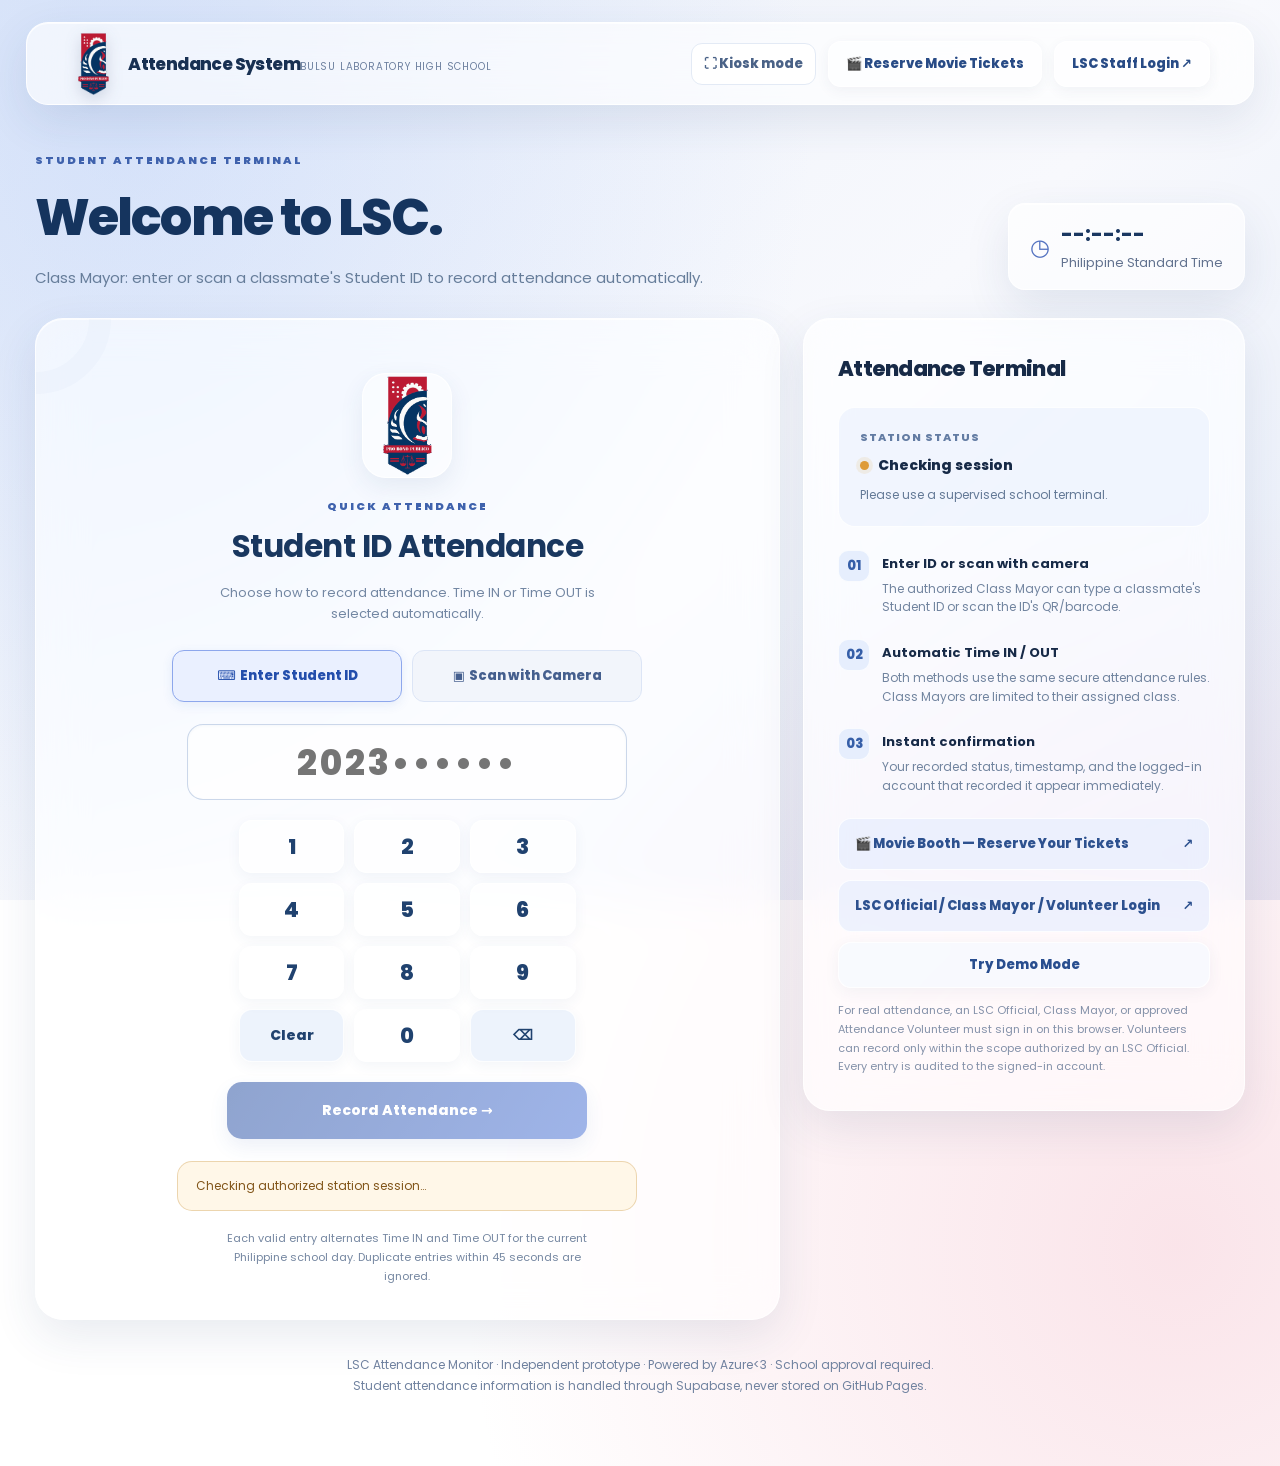
<file: index.html>
<!doctype html>
<html lang="en"><head>
<meta charset="utf-8"><meta name="viewport" content="width=device-width,initial-scale=1">
<meta http-equiv="refresh" content="0; url=student.html">
<title>LSC Student Attendance</title>
<link rel="preconnect" href="https://fonts.googleapis.com"><link rel="preconnect" href="https://fonts.gstatic.com" crossorigin><link href="https://fonts.googleapis.com/css2?family=Poppins:wght@400;500;600;700;800&display=swap" rel="stylesheet">
<link rel="icon" type="image/png" href="./assets/lsc-glass-logo.png?v=2">
<script>window.location.replace('./student.html'+window.location.search+window.location.hash);</script>
</head><body style="font-family:Poppins,system-ui;background:#f5f7fb;color:#24395e;text-align:center;padding:60px">
<p>Opening the Student Attendance terminal…</p>
<p><a href="./student.html">Continue to Student Time IN / OUT</a> · <a href="./login.html">Class Mayor / LSC Official Login</a></p>
</body></html>
</file>
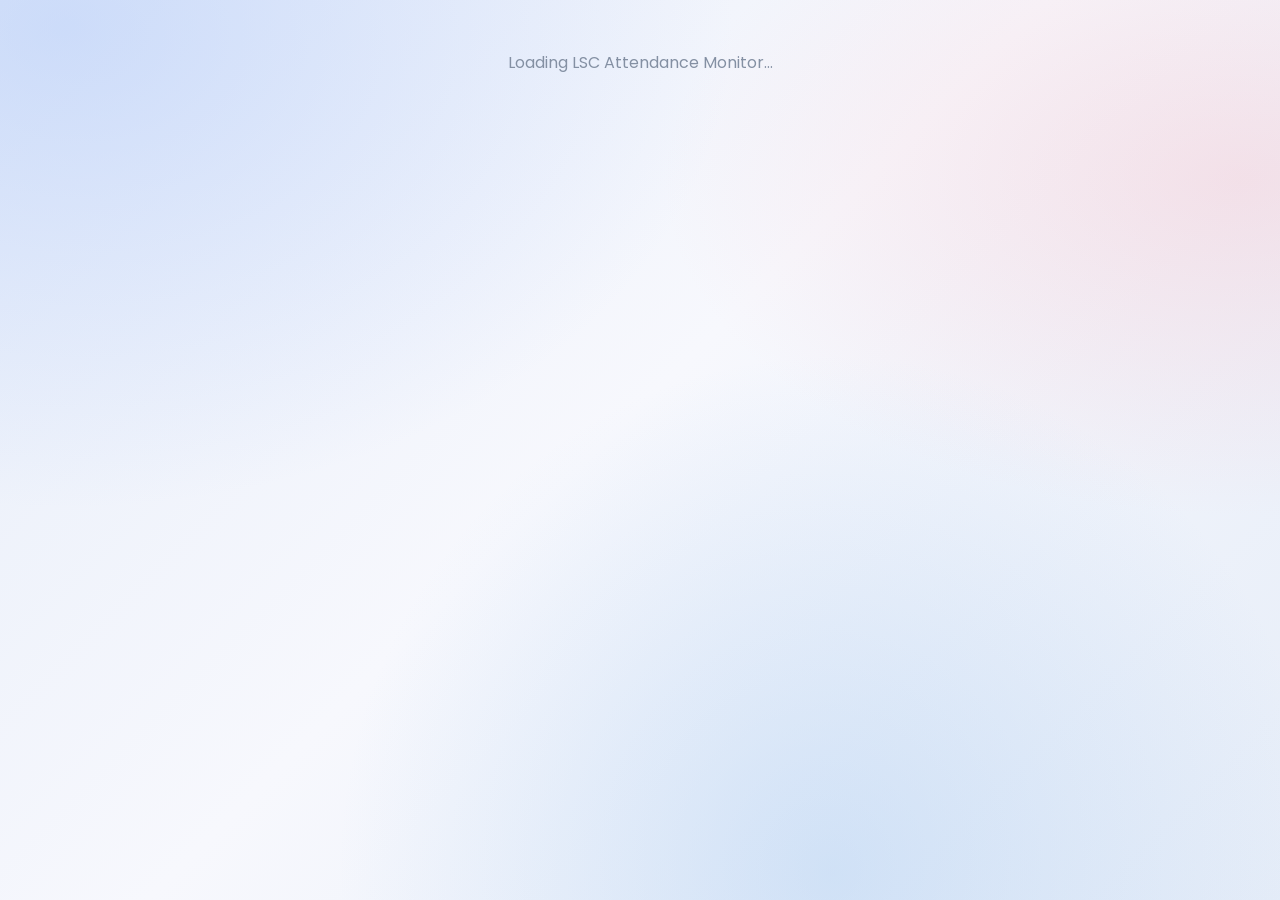
<file: login.html>
<!doctype html>
<html lang="en"><head>
<meta charset="UTF-8"><meta name="viewport" content="width=device-width,initial-scale=1">
<meta name="theme-color" content="#152645">
<link rel="icon" type="image/png" href="./assets/lsc-glass-logo.png?v=2">
<meta name="description" content="LSC Official and Class Mayor attendance monitoring portal">
<title>LSC Official & Class Mayor Login | BulSU Laboratory High School</title>
<link rel="preconnect" href="https://fonts.googleapis.com"><link rel="preconnect" href="https://fonts.gstatic.com" crossorigin>
<link href="https://fonts.googleapis.com/css2?family=Poppins:wght@400;500;600;700;800&display=swap" rel="stylesheet">
<style>
:root{--navy:#152645;--navy2:#20365e;--blue:#3d65df;--blueLight:#eaf0ff;--ink:#19273c;--muted:#738099;--edge:#e4eaf3;--surface:#fff;--bg:#f5f7fb;--green:#159c79;--greenLight:#e9fbf5;--orange:#e18c27;--orangeLight:#fff4e7;--radius:18px;font-family:'Poppins',system-ui,sans-serif;color:var(--ink)}
*{box-sizing:border-box}body{margin:0;background:var(--bg)}button,input,select{font:inherit}button{cursor:pointer}button:disabled{opacity:.5;cursor:not-allowed}input,select{outline:none}input:focus,select:focus{border-color:var(--blue)!important;box-shadow:0 0 0 3px #3d65df1b}a{color:var(--blue)}
h1,h2,h3,p{margin:0}h1,h2,h3,.brand-title{font-family:Poppins,sans-serif}h1{font-size:32px;letter-spacing:-.8px}h2{font-size:24px;letter-spacing:-.45px}h3{font-size:18px}
.muted{color:var(--muted)}.small{font-size:13px}.tiny{font-size:11px}.eyebrow{font-size:11px;letter-spacing:1.7px;text-transform:uppercase;font-weight:800;color:var(--blue)}.strong{font-weight:800}.mono{font-variant-numeric:tabular-nums;font-feature-settings:'tnum'}
.shell{display:flex;min-height:100vh}.sidebar{width:264px;min-width:264px;background:var(--navy);color:#fff;padding:26px 16px;display:flex;flex-direction:column;gap:28px;position:sticky;top:0;height:100vh}.lsc-logo{height:52px;width:40px;object-fit:contain;display:block;flex:none}.brand{display:flex;align-items:center;gap:12px;padding:5px 12px}.mark{height:44px;width:44px;border-radius:13px;background:linear-gradient(145deg,#fff,#dae6ff);color:#183e85;display:grid;place-items:center;font-family:Poppins;font-size:18px;font-weight:800;box-shadow:0 7px 18px #09162d66;flex-shrink:0}.brand-title{font-size:17px;font-weight:800}.brand-sub{font-size:10px;letter-spacing:.8px;color:#adbddb}.nav-section{color:#89a0c9;padding:8px 13px;font-size:10px;letter-spacing:1.6px;font-weight:800}.nav{display:grid;gap:6px}.nav-btn{background:transparent;border:none;color:#aebcdb;text-align:left;padding:13px 15px;border-radius:11px;display:flex;gap:12px;align-items:center;font-weight:700;font-size:14px;width:100%}.nav-btn:hover{background:#ffffff14;color:#fff}.nav-btn.active{background:#4666bc;color:white}.nav-ico{font-size:18px;width:24px;text-align:center}.sidebar-foot{margin-top:auto;padding:18px 12px;border-top:1px solid #ffffff24}.sidebar-foot .small{color:#aebcdb;line-height:1.5}.side-signout{margin-top:13px;background:#ffffff12;color:#dfe9ff;border:1px solid #ffffff24;border-radius:10px;padding:10px 16px;width:100%;text-align:left}
.main{flex:1;min-width:0}.top{height:82px;background:#fff;border-bottom:1px solid var(--edge);display:flex;justify-content:space-between;align-items:center;padding:0 35px;gap:15px}.top-left{display:flex;align-items:center;gap:10px}.top-title{font-weight:800;font-size:15px}.tag{display:inline-flex;align-items:center;gap:8px;border-radius:99px;background:#eff4fb;color:#425777;padding:9px 13px;font-size:12px;font-weight:800}.tag .dot{width:7px;height:7px;border-radius:50%;background:#27b991}.top-time{font-size:13px;color:#677692;font-weight:700}.content{max-width:1380px;margin:0 auto;padding:32px 36px 50px}.page-header{display:flex;justify-content:space-between;align-items:flex-end;gap:14px;margin-bottom:27px}.page-header p{margin-top:7px;color:var(--muted);font-size:14px}.card{background:var(--surface);border:1px solid var(--edge);border-radius:var(--radius);box-shadow:0 7px 26px #1b34550a}.pad{padding:26px}.btn{border:0;border-radius:11px;background:var(--blue);color:#fff;padding:12px 18px;font-weight:800;display:inline-flex;gap:9px;align-items:center;justify-content:center;font-size:13px}.btn:hover{filter:brightness(.95)}.btn-secondary{background:#edf2fb;color:#345183}.btn-light{background:white;color:var(--navy);border:1px solid #dce4f2}.btn-danger{background:#fff0ef;color:#be3838}.btn-quiet{background:transparent;color:var(--blue)}.field{display:grid;gap:8px;font-size:12px;font-weight:800;color:#647590}.field input,.field select{width:100%;height:46px;background:#fff;border:1px solid #dbe2ee;border-radius:10px;padding:0 14px;color:#213653}.field-row{display:grid;grid-template-columns:1fr 1fr;gap:15px}.form-actions{display:flex;justify-content:flex-end;gap:9px;margin-top:21px}.stats{display:grid;grid-template-columns:repeat(4,1fr);gap:17px}.stat{padding:23px}.stat-ico{height:43px;width:43px;display:grid;place-items:center;background:var(--blueLight);border-radius:12px;color:var(--blue);font-size:20px;margin-bottom:23px}.stat-num{font:800 33px Poppins,sans-serif;letter-spacing:-1px;margin:8px 0}.stat-label{font-size:12px;font-weight:800;color:#77859b}.stat-foot{font-size:11px;color:#8792a7}.two-col{display:grid;grid-template-columns:1.5fr 1fr;gap:20px;margin-top:22px}.section-title{display:flex;align-items:center;justify-content:space-between;gap:12px;margin-bottom:20px}.table-wrap{overflow-x:auto}.table{border-collapse:collapse;width:100%;font-size:13px}.table th{text-align:left;padding:13px 14px;color:#8b97aa;font-size:10px;letter-spacing:1.1px;text-transform:uppercase;background:#f7f9fc;white-space:nowrap}.table td{border-bottom:1px solid #edf0f5;padding:14px;white-space:nowrap}.table tbody tr:last-child td{border-bottom:0}.badge{display:inline-flex;align-items:center;border-radius:999px;padding:6px 11px;background:var(--greenLight);color:#078765;font-weight:800;font-size:11px;letter-spacing:.3px}.badge.out{background:var(--orangeLight);color:#ae6b19}.badge.off{background:#f2f4f7;color:#7e879a}.empty{padding:50px 15px;text-align:center;color:#8490a3}.empty-icon{font-size:40px;margin-bottom:15px}
.kiosk-layout{display:grid;grid-template-columns:minmax(0,1fr) 345px;gap:23px;align-items:start}.kiosk-main{text-align:center;padding:45px clamp(20px,5vw,70px);min-height:560px}.kiosk-icon{width:72px;height:72px;border-radius:19px;display:grid;place-items:center;margin:0 auto 22px;background:#edf3ff;color:#3966de;font-size:30px}.kiosk-main h2{font-size:29px}.kiosk-main>p{margin:10px 0 30px;color:var(--muted);font-size:14px}.id-input{font:800 clamp(24px,3vw,36px) Poppins,sans-serif;text-align:center;letter-spacing:3px;border:2px solid #e3e9f2;width:min(100%,460px);height:80px;border-radius:16px;color:var(--navy);background:#fbfcff}.keypad{display:grid;grid-template-columns:repeat(3,1fr);gap:11px;margin:19px auto 20px;max-width:360px}.key{border:1px solid #e0e6f0;background:#fff;color:#27405d;border-radius:12px;height:54px;font:800 21px Poppins,sans-serif;box-shadow:0 2px 4px #1a33480b}.key:hover{background:#f1f5ff}.key.alt{background:#eef2f8;font-size:14px}.btn-record{height:55px;min-width:260px;font-size:15px}.kiosk-side{padding:25px}.kiosk-side h3{margin-bottom:16px}.info{display:flex;align-items:flex-start;gap:12px;margin-bottom:22px}.info .bubble{height:37px;width:37px;border-radius:10px;background:#edf2fc;color:var(--blue);display:grid;place-items:center;flex:none}.info strong{font-size:13px}.info p{font-size:12px;color:var(--muted);margin-top:5px;line-height:1.6}.result{border-radius:14px;padding:22px;margin:23px auto 0;max-width:470px;text-align:left;background:var(--greenLight);border:1px solid #c4efdf}.result.out{background:var(--orangeLight);border-color:#ffe0b2}.result.err{background:#fff0f0;border-color:#fad7d7}.result .result-title{font:800 23px Poppins}.result .result-meta{font-size:13px;line-height:1.65;margin-top:8px}
.toolbar{display:flex;gap:10px;align-items:end;flex-wrap:wrap;margin-bottom:20px}.toolbar .field{min-width:200px}.toolbar .search{flex:1;min-width:180px}.tools-gap{flex:1}.table-actions{display:flex;gap:6px}.linkbtn{border:0;background:#eef3fc;border-radius:8px;color:#395a9a;font-weight:800;padding:7px 11px;font-size:11px}.notice{border:1px solid #d6e2f4;border-radius:12px;background:#f0f5ff;color:#4b6489;padding:14px 18px;font-size:12px;line-height:1.6}.notice.warn{background:#fff9ed;border-color:#f5e6be;color:#946d2f}.stack{display:grid;gap:17px}.log-ribbon{background:var(--navy);color:#fff;border-radius:16px;padding:25px;display:flex;justify-content:space-between;align-items:center;gap:12px}.log-ribbon p{color:#b0c2e1;font-size:13px;margin-top:8px}.login{min-height:100vh;display:grid;grid-template-columns:1fr 1fr}.login-art .lsc-logo{height:75px;width:56px}.login-art{background:linear-gradient(130deg,#112341,#203e77 65%,#325fc3);color:#fff;min-height:100vh;padding:64px;display:flex;flex-direction:column;justify-content:space-between;position:relative;overflow:hidden}.login-art:after{content:"";width:520px;height:520px;border:90px solid #ffffff0a;border-radius:50%;position:absolute;right:-210px;bottom:-250px}.login-art .big{font:800 clamp(37px,4.5vw,65px)/1.05 Poppins,sans-serif;letter-spacing:-2px;max-width:550px;margin:20px 0}.login-art p{max-width:420px;color:#b8cbea;line-height:1.7}.login-side{min-height:100vh;display:grid;place-items:center;padding:32px}.login-box{width:min(100%,420px)}.login-box h1{margin:16px 0 10px}.login-box>p{color:var(--muted);font-size:14px;line-height:1.6;margin-bottom:28px}.login-box form{display:grid;gap:18px}.login-box .btn{width:100%;height:49px}.login-footer{font-size:11px;color:#8794a9;line-height:1.6;margin-top:23px}.hidden{display:none!important}.hamb{display:none}.modal-backdrop{position:fixed;inset:0;background:#11234185;z-index:20;display:grid;place-items:center;padding:20px}.modal{width:min(100%,530px);max-height:90vh;overflow:auto;background:#fff;border-radius:20px;padding:27px;box-shadow:0 20px 60px #050d1d50}.modal-header{display:flex;align-items:center;justify-content:space-between;margin-bottom:24px}.modal-close{border:0;background:#eef1f7;color:#426080;border-radius:8px;padding:7px 12px}.toast{position:fixed;right:22px;bottom:22px;max-width:400px;z-index:40;background:#1a335c;color:#fff;box-shadow:0 12px 40px #182d4850;border-radius:12px;padding:16px 20px;font-size:13px}.toast.err{background:#ac4141}
@media(max-width:1100px){.stats{grid-template-columns:repeat(2,1fr)}.two-col,.kiosk-layout{grid-template-columns:1fr}.kiosk-side{display:grid;grid-template-columns:repeat(3,1fr);gap:18px}.kiosk-side h3{grid-column:1/-1}.content{padding:28px 22px}.sidebar{width:230px;min-width:230px}}
@media(max-width:760px){.sidebar{position:fixed;z-index:12;transform:translateX(-100%);transition:transform .2s}.sidebar.open{transform:none}.hamb{display:block;background:#eff3fa;border:0;border-radius:10px;padding:9px}.top{padding:0 17px;height:70px}.top .tag{display:none}.content{padding:22px 15px}.page-header{align-items:flex-start;flex-direction:column}.stats{gap:10px}.stat{padding:18px}.stat-num{font-size:28px}.kiosk-main{padding:30px 17px;min-height:0}.kiosk-side{display:block}.login{grid-template-columns:1fr}.login-art{min-height:0;padding:35px 27px}.login-art .big{font-size:29px;letter-spacing:-1px}.login-art p,.login-art .art-bottom{display:none}.login-side{min-height:65vh}.login-box h1{font-size:28px}.field-row{grid-template-columns:1fr}.top-time{font-size:11px}}
[hidden]{display:none!important}
</style>
<link rel="stylesheet" href="./glass.css?v=passport-removed-v1">
</head><body><div id="app" aria-live="polite"><div class="empty">Loading LSC Attendance Monitor…</div></div>
<script type="module" src="./app.js?v=class-list-removed-v1"></script></body></html>
</file>
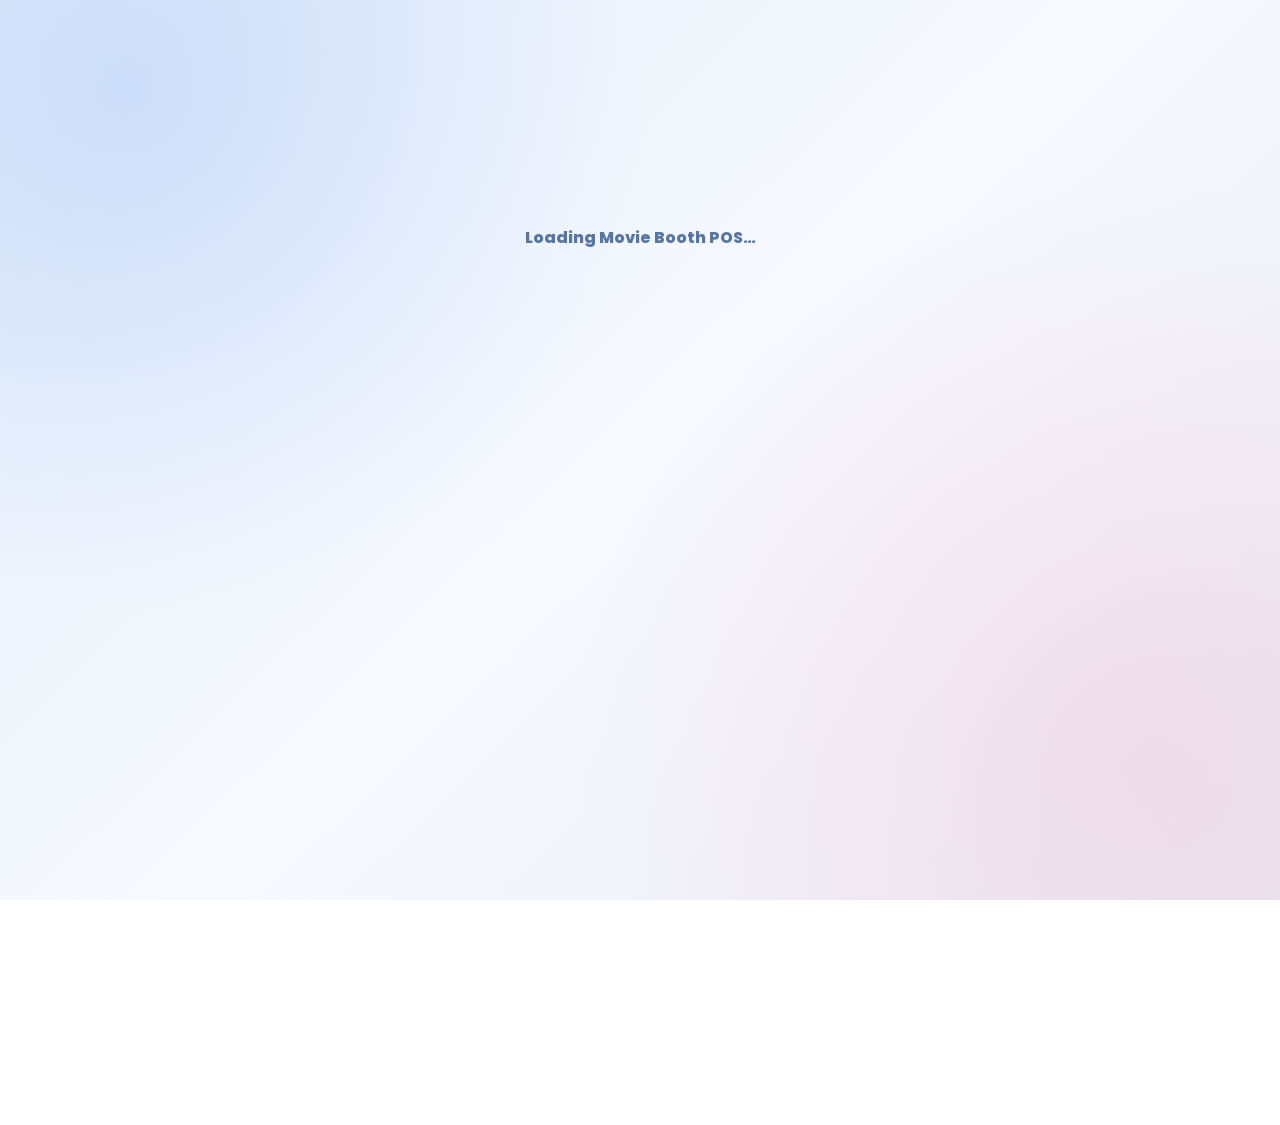
<file: movie.html>
<!doctype html>
<html lang="en">
<head>
<meta charset="utf-8">
<meta name="viewport" content="width=device-width, initial-scale=1">
<meta name="theme-color" content="#183766">
<meta name="description" content="Private Foundation Week Movie Booth ticket sales and reports">
<title>Movie Booth POS | BulSU LSC</title>
<link rel="icon" type="image/png" href="./assets/lsc-glass-logo.png?v=2">
<link rel="preconnect" href="https://fonts.googleapis.com">
<link rel="preconnect" href="https://fonts.gstatic.com" crossorigin>
<link href="https://fonts.googleapis.com/css2?family=Poppins:wght@400;500;600;700;800&display=swap" rel="stylesheet">
<link rel="stylesheet" href="./glass.css?v=site-poppins-v1">
<link rel="stylesheet" href="./movie.css?v=site-poppins-v1">
</head>
<body class="movie-site">
<div id="movieRoot" aria-live="polite"><div class="movie-load">Loading Movie Booth POS…</div></div>
<script type="module" src="./movie.js?v=staff-rfid-nfc-v221"></script>
</body>
</html>
</file>
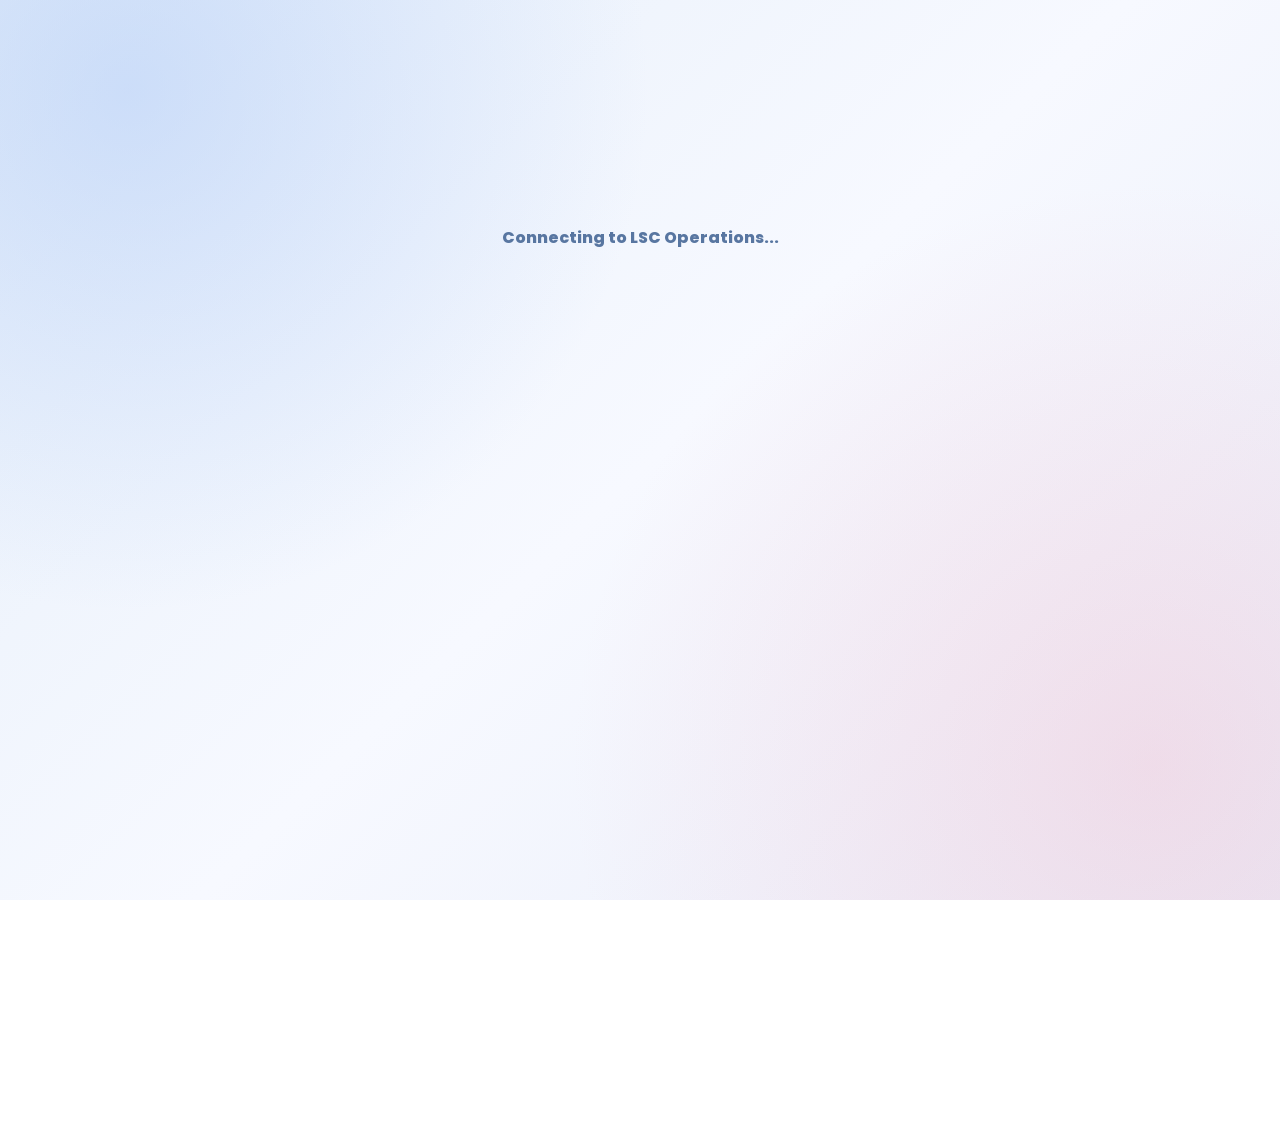
<file: operations.html>
<!doctype html><html lang="en"><head><meta charset="utf-8"><meta name="viewport" content="width=device-width,initial-scale=1"><meta name="theme-color" content="#193a68"><title>Foundation Week Command Center · LSC</title><link rel="icon" type="image/png" href="./assets/lsc-glass-logo.png?v=2"><link href="https://fonts.googleapis.com/css2?family=Poppins:wght@400;500;600;700;800&display=swap" rel="stylesheet"><link rel="stylesheet" href="./glass.css?v=site-poppins-v1"><link rel="stylesheet" href="./movie.css?v=site-poppins-v1"><link rel="stylesheet" href="./operations.css?v=site-poppins-v1"></head><body class="movie-site"><div id="opsRoot" aria-live="polite"><div class="movie-load">Connecting to LSC Operations...</div></div><script type="module" src="./operations.js?v=passport-removed-v1"></script></body></html>
</file>
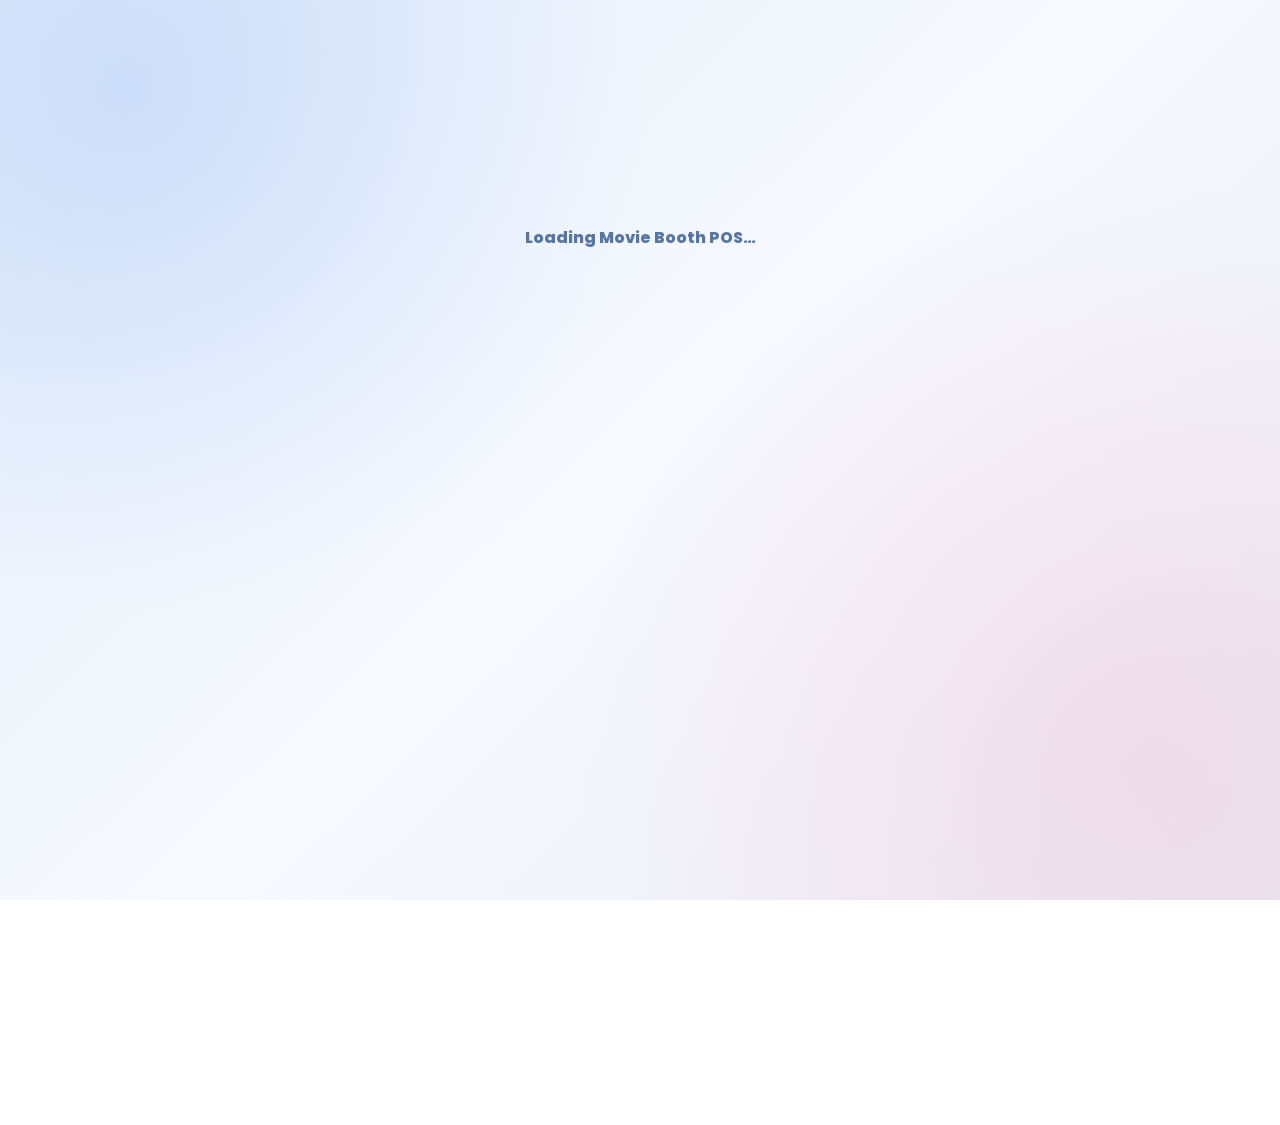
<file: reservation-scanner.html>
<!doctype html>
<html lang="en"><head><meta charset="utf-8"><meta name="viewport" content="width=device-width,initial-scale=1">
<title>Reservation QR Scanner Moved to Movie Booth POS</title>
<link rel="preconnect" href="https://fonts.googleapis.com"><link rel="preconnect" href="https://fonts.gstatic.com" crossorigin><link href="https://fonts.googleapis.com/css2?family=Poppins:wght@400;500;600;700;800&display=swap" rel="stylesheet">
<meta http-equiv="refresh" content="0;url=./movie.html">
<link rel="canonical" href="./movie.html">
</head><body style="margin:12vh auto;max-width:520px;padding:24px;font:16px Poppins,system-ui,sans-serif;color:#193a6a">
<h1>Reservation QR Scanning is now at the Cashier</h1>
<p>Open <a href="./movie.html">Movie Booth POS → Ticket Checkout</a> and click <strong>Scan Reservation QR</strong>. No separate volunteer station is required.</p>
<script>location.replace('./movie.html');</script>
</body></html>
</file>
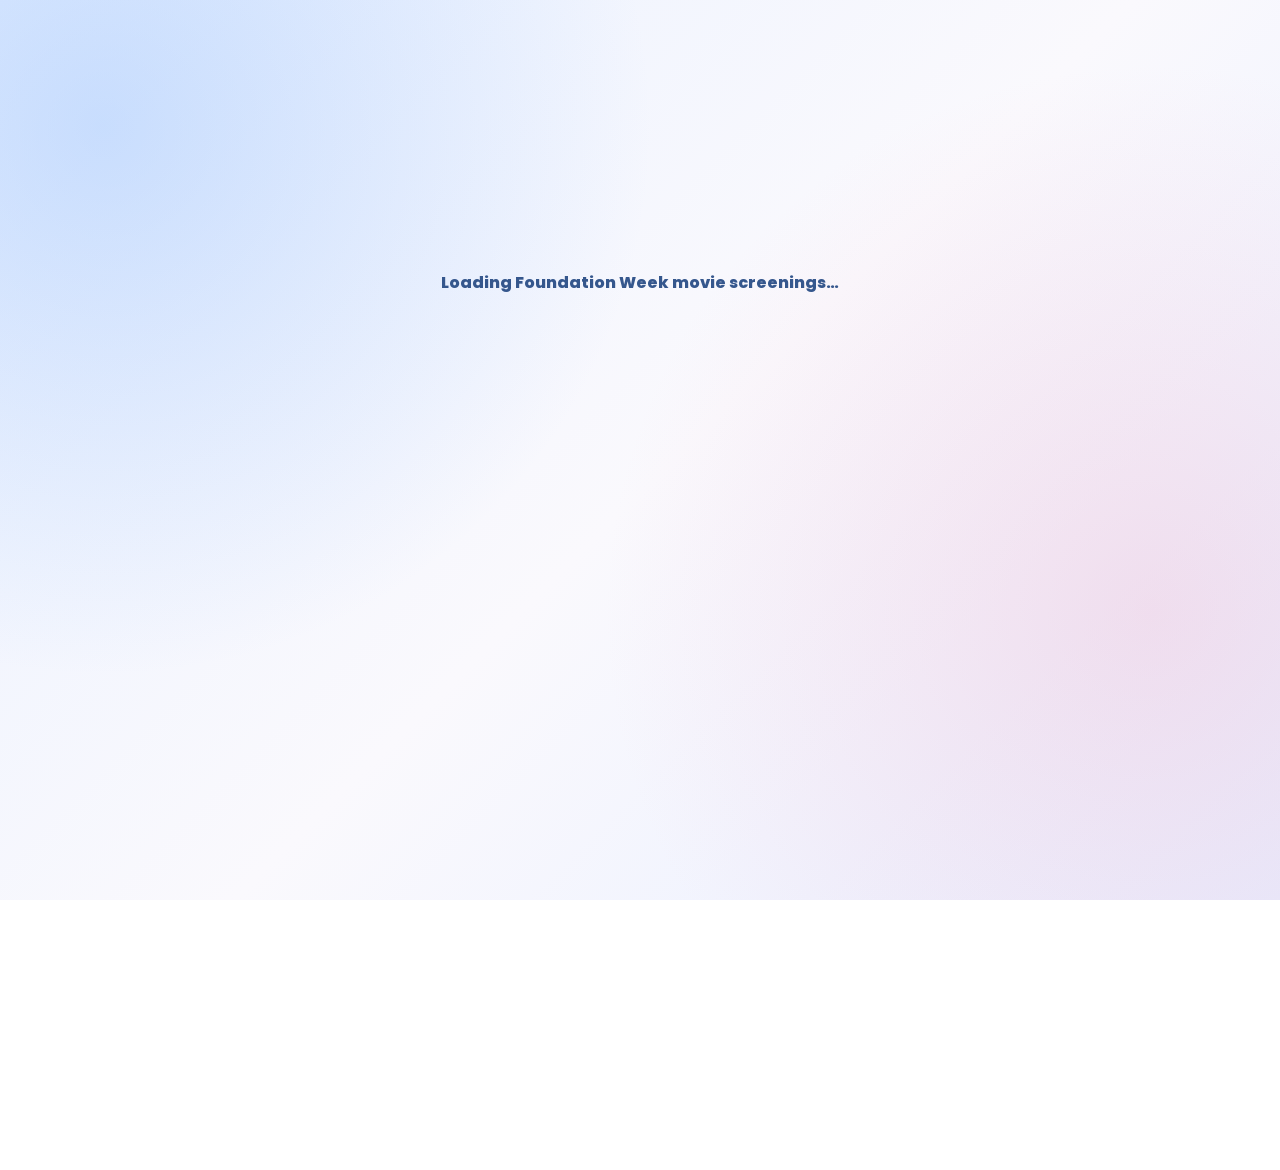
<file: reserve.html>
<!doctype html>
<html lang="en"><head>
<meta charset="utf-8"><meta name="viewport" content="width=device-width,initial-scale=1">
<meta name="theme-color" content="#193a6a">
<meta name="description" content="BulSU LHS Foundation Week Movie Booth student ID ticket reservations">
<title>Reserve Movie Tickets | BulSU LHS LSC</title>
<link rel="icon" href="./assets/lsc-glass-logo.png?v=2" type="image/png">
<link rel="preconnect" href="https://fonts.googleapis.com"><link rel="preconnect" href="https://fonts.gstatic.com" crossorigin>
<link href="https://fonts.googleapis.com/css2?family=Poppins:wght@400;500;600;700;800&display=swap" rel="stylesheet">
<link rel="stylesheet" href="./reserve.css?v=site-poppins-v1">
</head><body><div id="reservationRoot"><div class="reserve-loading">Loading Foundation Week movie screenings…</div></div>
<script type="module" src="./reserve.js?v=show-delete-qr-v1"></script>
</body></html>
</file>
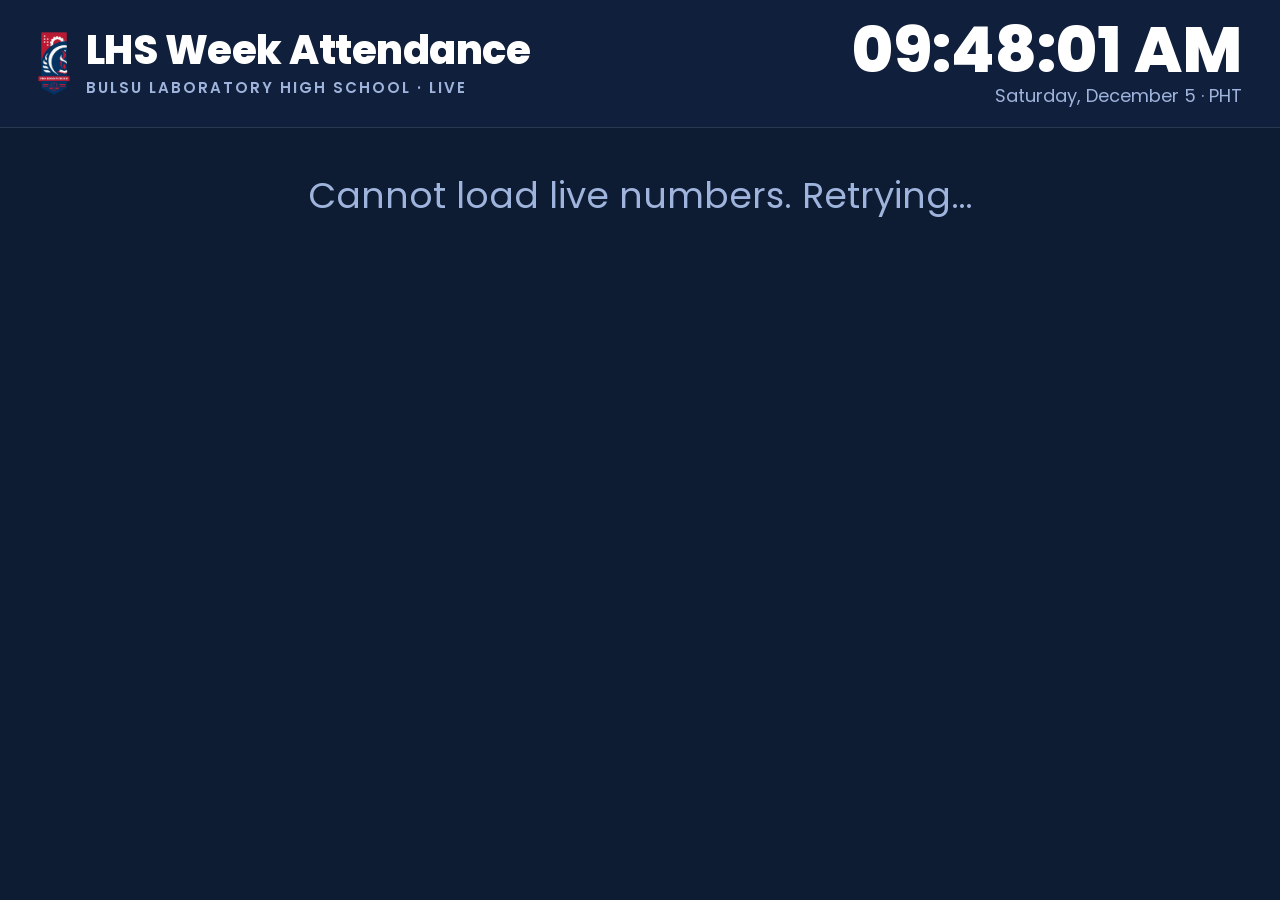
<file: stats.html>
<!doctype html><html lang="en"><head>
<meta charset="UTF-8"><meta name="viewport" content="width=device-width,initial-scale=1">
<meta name="theme-color" content="#0d1b33"><meta name="robots" content="noindex">
<link rel="icon" type="image/png" href="./assets/lsc-glass-logo.png?v=2">
<title>LHS Week Attendance | Live</title>
<link rel="preconnect" href="https://fonts.googleapis.com"><link rel="preconnect" href="https://fonts.gstatic.com" crossorigin>
<link href="https://fonts.googleapis.com/css2?family=Poppins:wght@400;500;600;700;800&display=swap" rel="stylesheet">
<style>
:root{--bg:#0d1b33;--card:#152645;--ink:#fff;--mut:#9fb4dc;--green:#2fd49c;--gold:#f0b13a;--blue:#6f93ff;--red:#ff7a72}
*{box-sizing:border-box}html,body{height:100%}
body{margin:0;background:var(--bg);color:var(--ink);font-family:Poppins,system-ui,sans-serif;display:flex;flex-direction:column;overflow:hidden}
header{display:flex;align-items:center;gap:16px;padding:clamp(12px,2vh,22px) clamp(16px,3vw,40px);background:#101f3b;border-bottom:1px solid #ffffff1a}
header img{height:clamp(40px,7vh,64px);width:auto}
header h1{margin:0;font-size:clamp(18px,3.2vw,40px);font-weight:800;letter-spacing:-.5px;line-height:1.1}
header small{display:block;font-size:clamp(10px,1.3vw,15px);letter-spacing:2px;color:var(--mut);font-weight:600;margin-top:4px}
.clock{margin-left:auto;text-align:right;font-variant-numeric:tabular-nums}
.clock b{display:block;font-size:clamp(26px,5vw,64px);font-weight:800;line-height:1}
.clock span{font-size:clamp(11px,1.5vw,18px);color:var(--mut)}
main{flex:1;min-height:0;overflow:hidden;display:grid;grid-template-columns:minmax(0,.9fr) minmax(0,1.3fr);gap:clamp(12px,2vw,28px);padding:clamp(12px,2.2vw,32px)}
@media (orientation:portrait),(max-width:900px){main{grid-template-columns:1fr;grid-template-rows:auto minmax(0,1fr);overflow:auto}body{overflow:auto}}
.hero{min-height:0;background:var(--card);border-radius:28px;padding:clamp(18px,3vw,44px);display:flex;flex-direction:column;justify-content:center;align-items:center;text-align:center;gap:clamp(8px,2vh,22px)}
.ring{--p:0;width:min(100%,36vh,420px);aspect-ratio:1/1;border-radius:50%;background:conic-gradient(var(--green) calc(var(--p)*1%),#ffffff1c 0);display:grid;place-items:center;transition:--p .6s}
.ring>div{width:80%;aspect-ratio:1/1;border-radius:50%;background:var(--card);display:flex;flex-direction:column;align-items:center;justify-content:center}
.ring b{font-size:clamp(40px,min(8vw,11vh),120px);font-weight:800;line-height:1;letter-spacing:-4px}
.ring b sup{font-size:.45em;letter-spacing:0;vertical-align:top;margin-left:4px}
.ring span{font-size:clamp(11px,min(1.6vw,2.4vh),20px);color:var(--mut);font-weight:600;letter-spacing:2px;margin-top:6px}
.kpis{display:grid;grid-template-columns:repeat(3,1fr);gap:clamp(8px,1.4vw,18px);width:100%}
.kpi{background:#ffffff0f;border-radius:18px;padding:clamp(10px,1.6vw,22px) 8px}
.kpi b{display:block;font-size:clamp(24px,4.4vw,58px);font-weight:800;line-height:1.1;font-variant-numeric:tabular-nums}
.kpi span{font-size:clamp(10px,1.3vw,16px);color:var(--mut);font-weight:600;letter-spacing:1px}
.kpi.late b{color:var(--gold)}.kpi.in b{color:var(--blue)}.kpi.pr b{color:var(--green)}
.grades{min-height:0;background:var(--card);border-radius:28px;padding:clamp(18px,3vw,40px);display:flex;flex-direction:column;justify-content:space-evenly;gap:clamp(10px,2vh,24px)}
.g .row{display:flex;justify-content:space-between;align-items:baseline;gap:10px;margin-bottom:8px}
.g .name{font-size:clamp(18px,min(3vw,5vh),38px);font-weight:700}
.g .num{font-size:clamp(14px,2.2vw,28px);color:var(--mut);font-variant-numeric:tabular-nums;font-weight:600}
.g .num b{color:#fff;font-size:1.25em}
.bar{height:clamp(14px,3vh,34px);background:#ffffff1c;border-radius:99px;overflow:hidden}
.bar i{display:block;height:100%;width:0;background:linear-gradient(90deg,#1fb98a,var(--green));border-radius:99px;transition:width .8s}
footer{padding:8px 20px 12px;text-align:center;color:var(--mut);font-size:clamp(10px,1.2vw,14px)}
footer.stale{color:var(--red);font-weight:700}
.msg{margin:auto;text-align:center;font-size:clamp(20px,3vw,36px);color:var(--mut);padding:40px}
@property --p{syntax:'<number>';inherits:false;initial-value:0}
</style></head><body>
<header><img src="./assets/lsc-glass-logo.png?v=2" alt=""><div><h1>LHS Week Attendance</h1><small>BULSU LABORATORY HIGH SCHOOL · LIVE</small></div><div class="clock"><b id="clk">--:--:--</b><span id="dt"></span></div></header>
<div id="root" class="msg" style="flex:1">Loading…</div>
<footer id="foot"></footer>
<script>
const URL_='https://rfxzbuocxersgbshczbj.supabase.co/rest/v1/rpc/lsc_public_stats',KEY='sb_publishable_CR-CJKna_rcjQi7gg1CZGQ__DnXI6Lb';
const $=s=>document.querySelector(s);
const tf=new Intl.DateTimeFormat('en-PH',{timeZone:'Asia/Manila',hour:'2-digit',minute:'2-digit',second:'2-digit'});
const df=new Intl.DateTimeFormat('en-PH',{timeZone:'Asia/Manila',weekday:'long',month:'long',day:'numeric'});
let last=0,built=false;
setInterval(()=>{const n=new Date();$('#clk').textContent=tf.format(n);$('#dt').textContent=df.format(n)+' · PHT';
  const f=$('#foot'),age=(Date.now()-last)/1000;
  if(!last){return}
  f.className=age>45?'stale':'';f.textContent=age>45?'Connection lost — numbers may be out of date (last update '+tf.format(new Date(last))+')':'Updated '+tf.format(new Date(last))+' · counts only, no names are shown';
},1000);
const pct=(a,b)=>b?Math.round(a*100/b):0;
function build(d){
  const root=$('#root');root.className='';root.style.cssText='display:contents';
  root.innerHTML='<main><section class="hero"><div class="ring" id="ring"><div><b id="pct">0<sup>%</sup></b><span>PRESENT TODAY</span></div></div><div class="kpis"><div class="kpi pr"><b id="kp">0</b><span id="kpl">PRESENT</span></div><div class="kpi in"><b id="ki">0</b><span>INSIDE NOW</span></div><div class="kpi late"><b id="kl">0</b><span>LATE</span></div></div></section><section class="grades" id="gr"></section></main>';
  built=true;
}
function render(d){
  if(!built)build(d);
  $('#ring').style.setProperty('--p',pct(d.present,d.total));
  $('#pct').innerHTML=pct(d.present,d.total)+'<sup>%</sup>';
  $('#kp').textContent=d.present;$('#kpl').textContent='PRESENT OF '+d.total;$('#ki').textContent=d.inside;$('#kl').textContent=d.late;
  const gr=$('#gr');
  gr.innerHTML=d.grades.map((g,i)=>'<div class="g"><div class="row"><span class="name">'+g.grade.replace(/[<>&]/g,'')+'</span><span class="num"><b>'+pct(g.present,g.total)+'%</b> · '+g.present+' of '+g.total+'</span></div><div class="bar"><i data-w="'+pct(g.present,g.total)+'"></i></div></div>').join('');
  requestAnimationFrame(()=>gr.querySelectorAll('i').forEach(i=>i.style.width=i.dataset.w+'%'));
}
async function load(){
  try{
    const r=await fetch(URL_,{method:'POST',headers:{apikey:KEY,Authorization:'Bearer '+KEY,'Content-Type':'application/json'},body:'{}',cache:'no-store'});
    if(!r.ok)throw new Error(r.status);
    const d=await r.json();last=Date.now();
    if(!d.enabled){built=false;const root=$('#root');root.className='msg';root.style.cssText='flex:1';root.textContent='The live attendance screen is not turned on right now.';return}
    render(d);
  }catch(e){if(!last)$('#root').textContent='Cannot load live numbers. Retrying…';}
}
load();setInterval(load,10000);
</script></body></html>
</file>
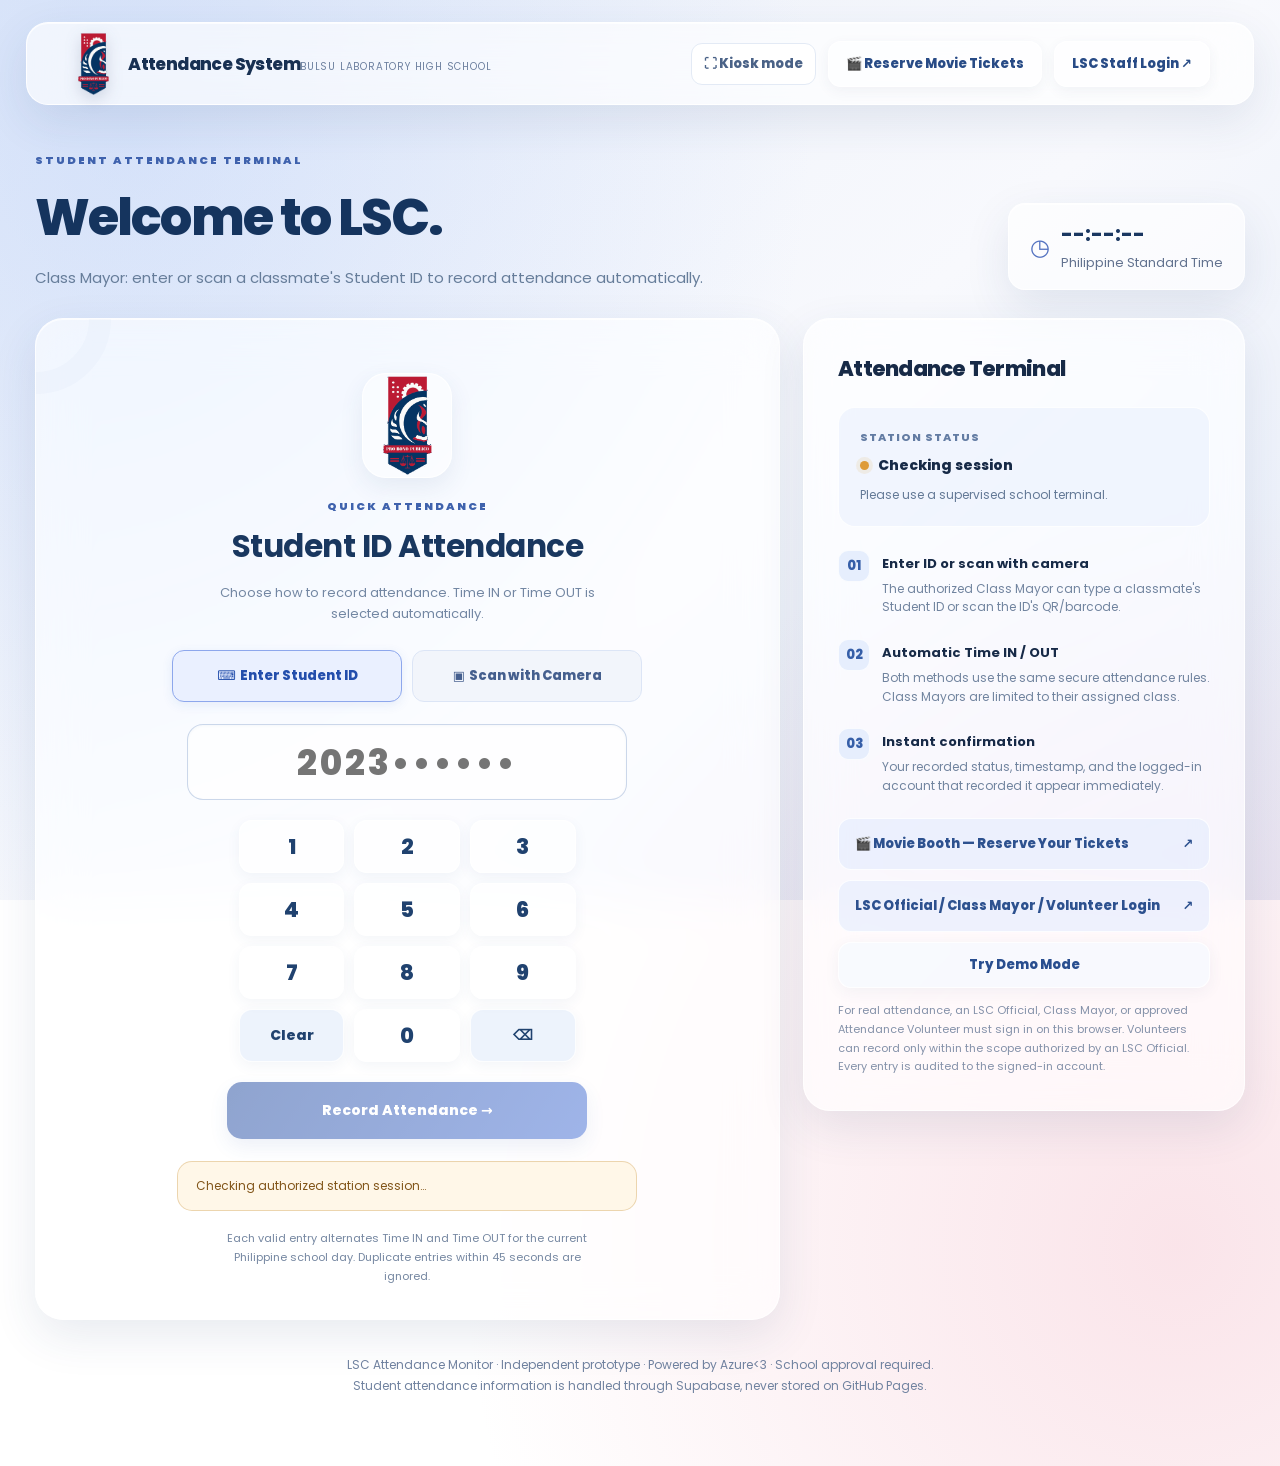
<file: student.html>
<!doctype html><html lang="en"><head>
<meta charset="UTF-8"><meta name="viewport" content="width=device-width,initial-scale=1">
<meta name="theme-color" content="#152645">
<link rel="icon" type="image/png" href="./assets/lsc-glass-logo.png?v=2">
<meta name="description" content="Dedicated student ID attendance terminal for LSC Laboratory High School">
<title>Student Time IN / OUT | LSC Attendance</title>
<link rel="preconnect" href="https://fonts.googleapis.com"><link rel="preconnect" href="https://fonts.gstatic.com" crossorigin>
<link rel="stylesheet" href="./kiosk.css?v=1">
<link href="https://fonts.googleapis.com/css2?family=Poppins:wght@400;500;600;700;800&display=swap" rel="stylesheet">
<style>
:root{--navy:#152645;--navy2:#20365e;--blue:#3d65df;--blueLight:#eaf0ff;--ink:#19273c;--muted:#738099;--edge:#e4eaf3;--surface:#fff;--bg:#f5f7fb;--green:#159c79;--greenLight:#e9fbf5;--orange:#e18c27;--orangeLight:#fff4e7;--radius:18px;font-family:'Poppins',system-ui,sans-serif;color:var(--ink)}
*{box-sizing:border-box}body{margin:0;background:var(--bg)}button,input,select{font:inherit}button{cursor:pointer}button:disabled{opacity:.5;cursor:not-allowed}input,select{outline:none}input:focus,select:focus{border-color:var(--blue)!important;box-shadow:0 0 0 3px #3d65df1b}a{color:var(--blue)}
h1,h2,h3,p{margin:0}h1,h2,h3,.brand-title{font-family:Poppins,sans-serif}h1{font-size:32px;letter-spacing:-.8px}h2{font-size:24px;letter-spacing:-.45px}h3{font-size:18px}
.muted{color:var(--muted)}.small{font-size:13px}.tiny{font-size:11px}.eyebrow{font-size:11px;letter-spacing:1.7px;text-transform:uppercase;font-weight:800;color:var(--blue)}.strong{font-weight:800}.mono{font-variant-numeric:tabular-nums;font-feature-settings:'tnum'}
.shell{display:flex;min-height:100vh}.sidebar{width:264px;min-width:264px;background:var(--navy);color:#fff;padding:26px 16px;display:flex;flex-direction:column;gap:28px;position:sticky;top:0;height:100vh}.brand{display:flex;align-items:center;gap:12px;padding:5px 12px}.mark{height:44px;width:44px;border-radius:13px;background:linear-gradient(145deg,#fff,#dae6ff);color:#183e85;display:grid;place-items:center;font-family:Poppins;font-size:18px;font-weight:800;box-shadow:0 7px 18px #09162d66;flex-shrink:0}.brand-title{font-size:17px;font-weight:800}.brand-sub{font-size:10px;letter-spacing:.8px;color:#adbddb}.nav-section{color:#89a0c9;padding:8px 13px;font-size:10px;letter-spacing:1.6px;font-weight:800}.nav{display:grid;gap:6px}.nav-btn{background:transparent;border:none;color:#aebcdb;text-align:left;padding:13px 15px;border-radius:11px;display:flex;gap:12px;align-items:center;font-weight:700;font-size:14px;width:100%}.nav-btn:hover{background:#ffffff14;color:#fff}.nav-btn.active{background:#4666bc;color:white}.nav-ico{font-size:18px;width:24px;text-align:center}.sidebar-foot{margin-top:auto;padding:18px 12px;border-top:1px solid #ffffff24}.sidebar-foot .small{color:#aebcdb;line-height:1.5}.side-signout{margin-top:13px;background:#ffffff12;color:#dfe9ff;border:1px solid #ffffff24;border-radius:10px;padding:10px 16px;width:100%;text-align:left}
.main{flex:1;min-width:0}.top{height:82px;background:#fff;border-bottom:1px solid var(--edge);display:flex;justify-content:space-between;align-items:center;padding:0 35px;gap:15px}.top-left{display:flex;align-items:center;gap:10px}.top-title{font-weight:800;font-size:15px}.tag{display:inline-flex;align-items:center;gap:8px;border-radius:99px;background:#eff4fb;color:#425777;padding:9px 13px;font-size:12px;font-weight:800}.tag .dot{width:7px;height:7px;border-radius:50%;background:#27b991}.top-time{font-size:13px;color:#677692;font-weight:700}.content{max-width:1380px;margin:0 auto;padding:32px 36px 50px}.page-header{display:flex;justify-content:space-between;align-items:flex-end;gap:14px;margin-bottom:27px}.page-header p{margin-top:7px;color:var(--muted);font-size:14px}.card{background:var(--surface);border:1px solid var(--edge);border-radius:var(--radius);box-shadow:0 7px 26px #1b34550a}.pad{padding:26px}.btn{border:0;border-radius:11px;background:var(--blue);color:#fff;padding:12px 18px;font-weight:800;display:inline-flex;gap:9px;align-items:center;justify-content:center;font-size:13px}.btn:hover{filter:brightness(.95)}.btn-secondary{background:#edf2fb;color:#345183}.btn-light{background:white;color:var(--navy);border:1px solid #dce4f2}.btn-danger{background:#fff0ef;color:#be3838}.btn-quiet{background:transparent;color:var(--blue)}.field{display:grid;gap:8px;font-size:12px;font-weight:800;color:#647590}.field input,.field select{width:100%;height:46px;background:#fff;border:1px solid #dbe2ee;border-radius:10px;padding:0 14px;color:#213653}.field-row{display:grid;grid-template-columns:1fr 1fr;gap:15px}.form-actions{display:flex;justify-content:flex-end;gap:9px;margin-top:21px}.stats{display:grid;grid-template-columns:repeat(4,1fr);gap:17px}.stat{padding:23px}.stat-ico{height:43px;width:43px;display:grid;place-items:center;background:var(--blueLight);border-radius:12px;color:var(--blue);font-size:20px;margin-bottom:23px}.stat-num{font:800 33px Poppins,sans-serif;letter-spacing:-1px;margin:8px 0}.stat-label{font-size:12px;font-weight:800;color:#77859b}.stat-foot{font-size:11px;color:#8792a7}.two-col{display:grid;grid-template-columns:1.5fr 1fr;gap:20px;margin-top:22px}.section-title{display:flex;align-items:center;justify-content:space-between;gap:12px;margin-bottom:20px}.table-wrap{overflow-x:auto}.table{border-collapse:collapse;width:100%;font-size:13px}.table th{text-align:left;padding:13px 14px;color:#8b97aa;font-size:10px;letter-spacing:1.1px;text-transform:uppercase;background:#f7f9fc;white-space:nowrap}.table td{border-bottom:1px solid #edf0f5;padding:14px;white-space:nowrap}.table tbody tr:last-child td{border-bottom:0}.badge{display:inline-flex;align-items:center;border-radius:999px;padding:6px 11px;background:var(--greenLight);color:#078765;font-weight:800;font-size:11px;letter-spacing:.3px}.badge.out{background:var(--orangeLight);color:#ae6b19}.badge.off{background:#f2f4f7;color:#7e879a}.empty{padding:50px 15px;text-align:center;color:#8490a3}.empty-icon{font-size:40px;margin-bottom:15px}
.kiosk-layout{display:grid;grid-template-columns:minmax(0,1fr) 345px;gap:23px;align-items:start}.kiosk-main{text-align:center;padding:45px clamp(20px,5vw,70px);min-height:560px}.kiosk-icon{width:72px;height:72px;border-radius:19px;display:grid;place-items:center;margin:0 auto 22px;background:#edf3ff;color:#3966de;font-size:30px}.kiosk-main h2{font-size:29px}.kiosk-main>p{margin:10px 0 30px;color:var(--muted);font-size:14px}.id-input{font:800 clamp(24px,3vw,36px) Poppins,sans-serif;text-align:center;letter-spacing:3px;border:2px solid #e3e9f2;width:min(100%,460px);height:80px;border-radius:16px;color:var(--navy);background:#fbfcff}.keypad{display:grid;grid-template-columns:repeat(3,1fr);gap:11px;margin:19px auto 20px;max-width:360px}.key{border:1px solid #e0e6f0;background:#fff;color:#27405d;border-radius:12px;height:54px;font:800 21px Poppins,sans-serif;box-shadow:0 2px 4px #1a33480b}.key:hover{background:#f1f5ff}.key.alt{background:#eef2f8;font-size:14px}.btn-record{height:55px;min-width:260px;font-size:15px}.kiosk-side{padding:25px}.kiosk-side h3{margin-bottom:16px}.info{display:flex;align-items:flex-start;gap:12px;margin-bottom:22px}.info .bubble{height:37px;width:37px;border-radius:10px;background:#edf2fc;color:var(--blue);display:grid;place-items:center;flex:none}.info strong{font-size:13px}.info p{font-size:12px;color:var(--muted);margin-top:5px;line-height:1.6}.result{border-radius:14px;padding:22px;margin:23px auto 0;max-width:470px;text-align:left;background:var(--greenLight);border:1px solid #c4efdf}.result.out{background:var(--orangeLight);border-color:#ffe0b2}.result.err{background:#fff0f0;border-color:#fad7d7}.result .result-title{font:800 23px Poppins}.result .result-meta{font-size:13px;line-height:1.65;margin-top:8px}
.toolbar{display:flex;gap:10px;align-items:end;flex-wrap:wrap;margin-bottom:20px}.toolbar .field{min-width:200px}.toolbar .search{flex:1;min-width:180px}.tools-gap{flex:1}.table-actions{display:flex;gap:6px}.linkbtn{border:0;background:#eef3fc;border-radius:8px;color:#395a9a;font-weight:800;padding:7px 11px;font-size:11px}.notice{border:1px solid #d6e2f4;border-radius:12px;background:#f0f5ff;color:#4b6489;padding:14px 18px;font-size:12px;line-height:1.6}.notice.warn{background:#fff9ed;border-color:#f5e6be;color:#946d2f}.stack{display:grid;gap:17px}.log-ribbon{background:var(--navy);color:#fff;border-radius:16px;padding:25px;display:flex;justify-content:space-between;align-items:center;gap:12px}.log-ribbon p{color:#b0c2e1;font-size:13px;margin-top:8px}.login{min-height:100vh;display:grid;grid-template-columns:1fr 1fr}.login-art{background:linear-gradient(130deg,#112341,#203e77 65%,#325fc3);color:#fff;min-height:100vh;padding:64px;display:flex;flex-direction:column;justify-content:space-between;position:relative;overflow:hidden}.login-art:after{content:"";width:520px;height:520px;border:90px solid #ffffff0a;border-radius:50%;position:absolute;right:-210px;bottom:-250px}.login-art .big{font:800 clamp(37px,4.5vw,65px)/1.05 Poppins,sans-serif;letter-spacing:-2px;max-width:550px;margin:20px 0}.login-art p{max-width:420px;color:#b8cbea;line-height:1.7}.login-side{min-height:100vh;display:grid;place-items:center;padding:32px}.login-box{width:min(100%,420px)}.login-box h1{margin:16px 0 10px}.login-box>p{color:var(--muted);font-size:14px;line-height:1.6;margin-bottom:28px}.login-box form{display:grid;gap:18px}.login-box .btn{width:100%;height:49px}.login-footer{font-size:11px;color:#8794a9;line-height:1.6;margin-top:23px}.hidden{display:none!important}.hamb{display:none}.modal-backdrop{position:fixed;inset:0;background:#11234185;z-index:20;display:grid;place-items:center;padding:20px}.modal{width:min(100%,530px);max-height:90vh;overflow:auto;background:#fff;border-radius:20px;padding:27px;box-shadow:0 20px 60px #050d1d50}.modal-header{display:flex;align-items:center;justify-content:space-between;margin-bottom:24px}.modal-close{border:0;background:#eef1f7;color:#426080;border-radius:8px;padding:7px 12px}.toast{position:fixed;right:22px;bottom:22px;max-width:400px;z-index:40;background:#1a335c;color:#fff;box-shadow:0 12px 40px #182d4850;border-radius:12px;padding:16px 20px;font-size:13px}.toast.err{background:#ac4141}
@media(max-width:1100px){.stats{grid-template-columns:repeat(2,1fr)}.two-col,.kiosk-layout{grid-template-columns:1fr}.kiosk-side{display:grid;grid-template-columns:repeat(3,1fr);gap:18px}.kiosk-side h3{grid-column:1/-1}.content{padding:28px 22px}.sidebar{width:230px;min-width:230px}}
@media(max-width:760px){.sidebar{position:fixed;z-index:12;transform:translateX(-100%);transition:transform .2s}.sidebar.open{transform:none}.hamb{display:block;background:#eff3fa;border:0;border-radius:10px;padding:9px}.top{padding:0 17px;height:70px}.top .tag{display:none}.content{padding:22px 15px}.page-header{align-items:flex-start;flex-direction:column}.stats{gap:10px}.stat{padding:18px}.stat-num{font-size:28px}.kiosk-main{padding:30px 17px;min-height:0}.kiosk-side{display:block}.login{grid-template-columns:1fr}.login-art{min-height:0;padding:35px 27px}.login-art .big{font-size:29px;letter-spacing:-1px}.login-art p,.login-art .art-bottom{display:none}.login-side{min-height:65vh}.login-box h1{font-size:28px}.field-row{grid-template-columns:1fr}.top-time{font-size:11px}}


body.student-site{background:radial-gradient(circle at 78% 0%,#ecf1fc 0,transparent 35%),#f5f7fb}
.lsc-logo{height:53px;width:40px;object-fit:contain;display:block;flex:none}.entry-avatar.logo-avatar{width:82px;height:95px;background:#f8faff;border:1px solid #e1e9f7}.logo-avatar img{height:89px;width:67px;object-fit:contain}.student-header{height:88px;background:#fff;border-bottom:1px solid #e5ebf3;display:flex;justify-content:space-between;align-items:center;padding:0 clamp(18px,5vw,72px);gap:14px}
.student-header .brand-title{color:#182d53}.student-header .brand-sub{color:#687995}
.student-header .brand{padding:0}.student-header .mark{background:linear-gradient(145deg,#1b386b,#365caa);color:white}
.header-links{display:flex;align-items:center;gap:12px}.header-links a{color:#4a6287;text-decoration:none;font-size:13px;font-weight:800;padding:10px 12px;border:1px solid #e3eaf5;border-radius:11px}
.student-wrap{width:min(1180px,calc(100% - 40px));margin:43px auto 70px}
.student-hero{display:flex;justify-content:space-between;align-items:end;gap:22px;margin-bottom:26px}
.student-hero h1{font-size:clamp(29px,3.5vw,43px);margin-top:10px;letter-spacing:-1.3px}
.student-hero p{color:#7888a1;margin-top:10px;font-size:14px;line-height:1.6}
.live-clock{display:flex;gap:11px;align-items:center;background:white;border:1px solid #e2e9f4;padding:14px 18px;border-radius:14px}
.live-clock .clock-icon{color:#5372c0;font-size:23px}.live-clock strong{display:block;color:#233956;font-size:18px;font-family:Poppins;font-weight:800}
.student-grid{display:grid;grid-template-columns:minmax(0,1.5fr) minmax(280px,.85fr);gap:21px}
.entry-card{padding:42px clamp(20px,5vw,60px) 32px;text-align:center;min-height:540px;position:relative;overflow:hidden}
.entry-head{font-size:25px;letter-spacing:-.5px;margin:8px 0}
.entry-desc{font-size:13px;color:#8291aa;margin:10px 0 26px;line-height:1.6}
.entry-avatar{width:68px;height:68px;margin:auto;background:#e8efff;color:#385fc4;font-size:28px;border-radius:20px;display:grid;place-items:center}
.student-id-field{width:min(100%,440px);height:72px;background:#fbfcff;border:2px solid #e1e8f4;border-radius:13px;font-family:Poppins;font-size:32px;font-weight:800;letter-spacing:4px;text-align:center;color:#18325b}
.entry-card .keypad{max-width:337px;gap:10px;margin:18px auto}
.entry-card .key{height:49px}
.submit-record{width:min(100%,337px);height:53px;margin:0 auto}
.entry-note{font-size:11px;color:#8c99af;margin:18px auto 0;max-width:390px;line-height:1.7}
.side-panel{padding:26px}.side-panel h3{margin-bottom:23px;font-size:19px}
.status-panel{padding:18px;border-radius:14px;background:#f2f6fd;border:1px solid #e1e9f7;margin-bottom:23px}
.status-panel .label{font-size:11px;font-weight:800;letter-spacing:1px;color:#7b8daa;text-transform:uppercase}
.status-panel .status-line{display:flex;align-items:center;gap:9px;font-size:14px;font-weight:800;margin:9px 0}
.status-dot{width:9px;height:9px;background:#de9b37;border-radius:50%}.status-dot.ok{background:#1db47a}
.status-panel p{font-size:12px;line-height:1.65;color:#7b8ca8}
.steps{display:grid;gap:22px;margin-bottom:23px}
.step{display:flex;gap:12px;align-items:start}
.step-num{font:800 13px Poppins;flex:none;width:32px;height:32px;border-radius:10px;background:#e9f0ff;color:#3d65bb;display:grid;place-items:center}
.step strong{font-size:13px}.step p{font-size:12px;color:#8493aa;margin-top:5px;line-height:1.55}
.teacher-link{display:flex;align-items:center;justify-content:space-between;gap:8px;text-decoration:none;color:#355ca6;background:#edf2fb;border-radius:10px;padding:15px 16px;font-size:13px;font-weight:800}
.student-footer{text-align:center;color:#92a0b5;font-size:12px;margin-top:35px;line-height:1.7}
.station-warning{background:#fff7e8;border:1px solid #f4dfb2;color:#9a6b22;border-radius:12px;padding:14px 18px;max-width:460px;margin:22px auto 0;text-align:left;font-size:12px;line-height:1.65}
.station-warning a{font-weight:800}
.result{max-width:440px}.result .result-title{font-size:23px}
@media(max-width:850px){.student-grid{grid-template-columns:1fr}.student-wrap{margin:28px auto}.entry-card{min-height:0}.side-panel{padding:24px}.student-hero{align-items:start}.live-clock{padding:11px}}
@media(max-width:540px){.student-wrap{width:calc(100% - 24px)}.student-header{height:76px;padding:0 14px}.student-header .brand-sub{display:none}.student-header .lsc-logo{height:43px;width:33px}.student-header .brand-title{font-size:15px}.student-header .mark{height:39px;width:39px;font-size:16px}.header-links a{font-size:11px;padding:9px}.student-hero{display:block}.live-clock{margin-top:17px;width:max-content}.entry-card{padding:31px 13px 25px}.entry-head{font-size:22px}.student-id-field{font-size:25px;height:66px}.student-hero h1{font-size:30px}}
[hidden]{display:none!important}
#stationSignOut[hidden]{display:none!important}

/* Two-option student attendance entry: preserve existing keypad while adding camera. */
.attendance-methods{display:grid;grid-template-columns:1fr 1fr;gap:10px;max-width:470px;margin:2px auto 22px}
.attendance-method{min-height:52px;display:flex;align-items:center;justify-content:center;padding:11px 12px;border-radius:12px;border:1px solid #dce5f6;background:#f2f5fb;color:#455f8e;font-size:13px;font-weight:800;transition:background .15s,border-color .15s,box-shadow .15s}
.attendance-method.selected{background:#eaf0ff;border-color:#8da7ec;color:#234eac;box-shadow:0 3px 11px #3461c21a}
.attendance-method:focus-visible{outline:3px solid #456edb;outline-offset:2px}
.attendance-scanner{max-width:470px;margin:0 auto 6px}
.scanner-frame{position:relative;overflow:hidden;min-height:248px;background:#132b50;border:2px solid #dce7fc;border-radius:17px;display:grid;place-items:center}
.scanner-frame #attendanceReader{width:100%;min-height:246px}
.scanner-frame video{max-width:100%;object-fit:cover;border-radius:12px}
.scanner-frame #attendanceReader__scan_region{min-height:0!important}
.scanner-frame #attendanceReader__dashboard{display:none!important}
.scanner-placeholder{position:absolute;inset:0;display:flex;flex-direction:column;align-items:center;justify-content:center;gap:12px;background:#172e55;color:#c7d9fa;font-size:50px;pointer-events:none}
.scanner-placeholder span{font-size:13px;font-weight:700;padding:0 15px;line-height:1.5}
.scanner-status{margin:12px auto;color:#49658b;font-size:13px;font-weight:800;line-height:1.55;min-height:22px}
.scanner-status.failed{color:#b24949}
.scanner-instructions{margin:13px 0 16px;color:#7989a5;font-size:12px;line-height:1.7}
.scanner-retry{margin:3px auto;min-height:43px}
#cameraAttendancePanel[hidden],#manualAttendancePanel[hidden]{display:none!important}
@media(max-width:540px){.attendance-methods{gap:7px}.attendance-method{font-size:12px;padding:10px 7px}.scanner-frame{min-height:210px}.scanner-frame #attendanceReader{min-height:208px}}

/* Successful Time IN confirmation: square, cover-cropped student portrait. */
.arrival-result{max-width:540px;padding:22px;background:#f0fbf7;border-color:#c9eadc}
.arrival-eyebrow{color:#168264!important;margin-bottom:15px}
.arrival-layout{display:grid;grid-template-columns:148px minmax(0,1fr);gap:20px;align-items:center}
.arrival-photo{position:relative;width:148px;aspect-ratio:1/1;overflow:hidden;border:1px solid #dce5f1;border-radius:16px;background:#eaf0f8}
.arrival-photo-image{position:absolute;inset:0;width:100%;height:100%;object-fit:cover;object-position:center;display:block}
.arrival-photo-placeholder{position:absolute;inset:0;display:flex;flex-direction:column;align-items:center;justify-content:center;gap:8px;color:#71819a;background:linear-gradient(145deg,#f6f8fc,#e8eef7);font-size:11px;font-weight:800}
.arrival-placeholder-icon{font-size:43px;line-height:1}
.arrival-details{min-width:0}
.arrival-name{font:800 23px/1.15 Poppins,sans-serif;color:#203653;overflow-wrap:anywhere}
.arrival-section{font-size:13px;color:#73839b;margin-top:7px}
.arrival-time-label{font-size:10px;font-weight:800;letter-spacing:1.4px;color:#168264;margin-top:17px}
.arrival-time{display:block;font:800 23px Poppins,sans-serif;color:#18395f;margin-top:3px;font-variant-numeric:tabular-nums}
.arrival-student-id,.arrival-operator{font-size:11px;color:#75849a;margin-top:7px;overflow-wrap:anywhere}
@media(max-width:540px){.arrival-result{padding:16px}.arrival-layout{grid-template-columns:112px minmax(0,1fr);gap:13px}.arrival-photo{width:112px}.arrival-name{font-size:19px}.arrival-time{font-size:20px}.arrival-time-label{margin-top:12px}}
.recent-title{font-size:11px;font-weight:800;letter-spacing:1.6px;color:#738099;margin:0 0 8px;text-align:left}
#recentScans{max-width:470px;margin:16px auto 0}
.recent-row{display:grid;grid-template-columns:auto minmax(0,1fr) auto;gap:10px;align-items:center;text-align:left;background:#fff;border:1px solid #e4eaf3;border-left:5px solid #c8d2e4;border-radius:12px;padding:9px 12px;margin-bottom:7px}
.recent-row.in{border-left-color:#159c79}.recent-row.out{border-left-color:#e18c27}.recent-row.dup{border-left-color:#3d65df}.recent-row.queued{border-left-color:#c79712}.recent-row.err{border-left-color:#d1453f}
.recent-tag{font-size:10px;font-weight:800;letter-spacing:.8px;color:#4a6287;width:104px}
.recent-who{min-width:0}.recent-who b{display:block;font-size:13px;white-space:nowrap;overflow:hidden;text-overflow:ellipsis}.recent-who small{display:block;font-size:11px;color:#738099;white-space:nowrap;overflow:hidden;text-overflow:ellipsis}
.recent-row time{font-size:12px;font-weight:700;color:#425777;font-variant-numeric:tabular-nums}
body.kiosk #recentScans{display:none}
</style>
<link rel="stylesheet" href="./glass.css?v=ios-gearfix-1">
</head>
<body class="student-site">
<header class="student-header">
 <div class="brand"><img src="./assets/lsc-glass-logo.png?v=2" class="lsc-logo" alt="LSC crest"><span><span class="brand-title">Attendance System</span><span class="brand-sub">BULSU LABORATORY HIGH SCHOOL</span></span></div>
 <div class="header-links"><button type="button" id="kioskButton" style="border:1px solid #e3eaf5;background:#fff;color:#4a6287;font-weight:800;font-size:13px;padding:10px 12px;border-radius:11px">⛶ Kiosk mode</button> <a href="./reserve.html">🎬 Reserve Movie Tickets</a> <a href="./login.html">LSC Staff Login ↗</a></div>
</header>
<main class="student-wrap">
 <div class="student-hero"><div><div class="eyebrow">STUDENT ATTENDANCE TERMINAL</div><h1>Welcome to LSC.</h1><p>Class Mayor: enter or scan a classmate's Student ID to record attendance automatically.</p></div><div class="live-clock"><span class="clock-icon">◷</span><div><strong id="clockTime">--:--:--</strong><span class="small muted" id="clockDate">Philippine Standard Time</span></div></div></div>
 <div class="student-grid">
  <section class="card entry-card">
   <div class="entry-avatar logo-avatar"><img src="./assets/lsc-glass-logo.png?v=2" alt="LSC logo"></div>
   <div class="eyebrow" style="margin-top:20px">QUICK ATTENDANCE</div>
   <h2 class="entry-head">Student ID Attendance</h2>
   <p class="entry-desc">Choose how to record attendance. Time IN or Time OUT is selected automatically.</p>
   <div class="attendance-methods" role="tablist" aria-label="Student ID input method">
    <button type="button" id="manualMethodButton" class="attendance-method selected" role="tab" aria-selected="true" aria-controls="manualAttendancePanel">⌨ &nbsp;Enter Student ID</button>
    <button type="button" id="cameraMethodButton" class="attendance-method" role="tab" aria-selected="false" aria-controls="cameraAttendancePanel">▣ &nbsp;Scan with Camera</button>
   </div>
   <div id="manualAttendancePanel" role="tabpanel" aria-labelledby="manualMethodButton">
   <form id="studentForm" autocomplete="off">
    <label class="hidden" for="studentID">Student ID</label>
    <input class="student-id-field" id="studentID" name="studentID" type="text" inputmode="numeric" pattern="[0-9]{7,12}" minlength="7" maxlength="12" placeholder="2023••••••" aria-label="Student ID" required>
    <div class="keypad" id="keypad">
     <button type="button" class="key" data-key="1">1</button><button type="button" class="key" data-key="2">2</button><button type="button" class="key" data-key="3">3</button>
     <button type="button" class="key" data-key="4">4</button><button type="button" class="key" data-key="5">5</button><button type="button" class="key" data-key="6">6</button>
     <button type="button" class="key" data-key="7">7</button><button type="button" class="key" data-key="8">8</button><button type="button" class="key" data-key="9">9</button>
     <button type="button" class="key alt" data-key="Clear">Clear</button><button type="button" class="key" data-key="0">0</button><button type="button" class="key alt" data-key="Back">⌫</button>
    </div>
    <button class="btn submit-record" id="recordButton" type="submit" disabled>Record Attendance →</button>
   </form>
   </div>
   <div id="cameraAttendancePanel" role="tabpanel" aria-labelledby="cameraMethodButton" hidden>
    <div class="attendance-scanner">
     <div class="scanner-frame" id="attendanceScannerHolder"><div id="attendanceReader"></div><div id="scannerPlaceholder" class="scanner-placeholder">▣<span>Camera opens after you select this option</span></div></div>
     <p id="cameraStatus" class="scanner-status" role="status" aria-live="polite">Camera is not active.</p>
     <button type="button" id="restartCameraButton" class="btn btn-secondary scanner-retry" hidden>Restart Camera</button>
     <p class="scanner-instructions">Class Mayor: point the camera at your classmate's ID QR code or barcode. The code must contain the registered 7–12 digit Student ID. A successful scan records attendance immediately—no additional button needed.</p>
    </div>
   </div>
   <div id="confirmation" role="status" aria-live="polite"></div>
   <div id="activationNotice" class="station-warning">Checking authorized station session…</div>
   <p class="entry-note">Each valid entry alternates Time IN and Time OUT for the current Philippine school day. Duplicate entries within 45 seconds are ignored.</p>
  </section>
  <aside class="card side-panel">
   <h3>Attendance Terminal</h3>
   <div class="status-panel"><div class="label">Station status</div><div class="status-line"><span class="status-dot" id="stationDot"></span><span id="stationLabel">Checking session</span></div><p id="stationDetail">Please use a supervised school terminal.</p></div>
   <div class="steps">
    <div class="step"><span class="step-num">01</span><div><strong>Enter ID or scan with camera</strong><p>The authorized Class Mayor can type a classmate's Student ID or scan the ID's QR/barcode.</p></div></div>
    <div class="step"><span class="step-num">02</span><div><strong>Automatic Time IN / OUT</strong><p>Both methods use the same secure attendance rules. Class Mayors are limited to their assigned class.</p></div></div>
    <div class="step"><span class="step-num">03</span><div><strong>Instant confirmation</strong><p>Your recorded status, timestamp, and the logged-in account that recorded it appear immediately.</p></div></div>
   </div>
   <a class="teacher-link" href="./reserve.html">🎬 Movie Booth — Reserve Your Tickets <span>↗</span></a>
   <a class="teacher-link" style="margin-top:10px" href="./login.html">LSC Official / Class Mayor / Volunteer Login <span>↗</span></a>
   <button id="stationSignOut" type="button" class="btn btn-secondary" style="width:100%;margin-top:10px" hidden>Sign out attendance station</button>
   <button id="demoButton" type="button" class="btn btn-secondary" style="width:100%;margin-top:10px">Try Demo Mode</button>
   <p style="font-size:11px;color:#8491a9;line-height:1.7;margin-top:13px">For real attendance, an LSC Official, Class Mayor, or approved Attendance Volunteer must sign in on this browser. Volunteers can record only within the scope authorized by an LSC Official. Every entry is audited to the signed-in account.</p>
  </aside>
 </div>
 <footer class="student-footer">LSC Attendance Monitor · Independent prototype · Powered by Azure&lt;3 · School approval required.<br>Student attendance information is handled through Supabase, never stored on GitHub Pages.</footer>
</main>
<script src="./kiosk.js?v=1"></script>
<script type="module" src="./student.js?v=google-drive-student-photo-v1"></script>
</body></html>
</file>
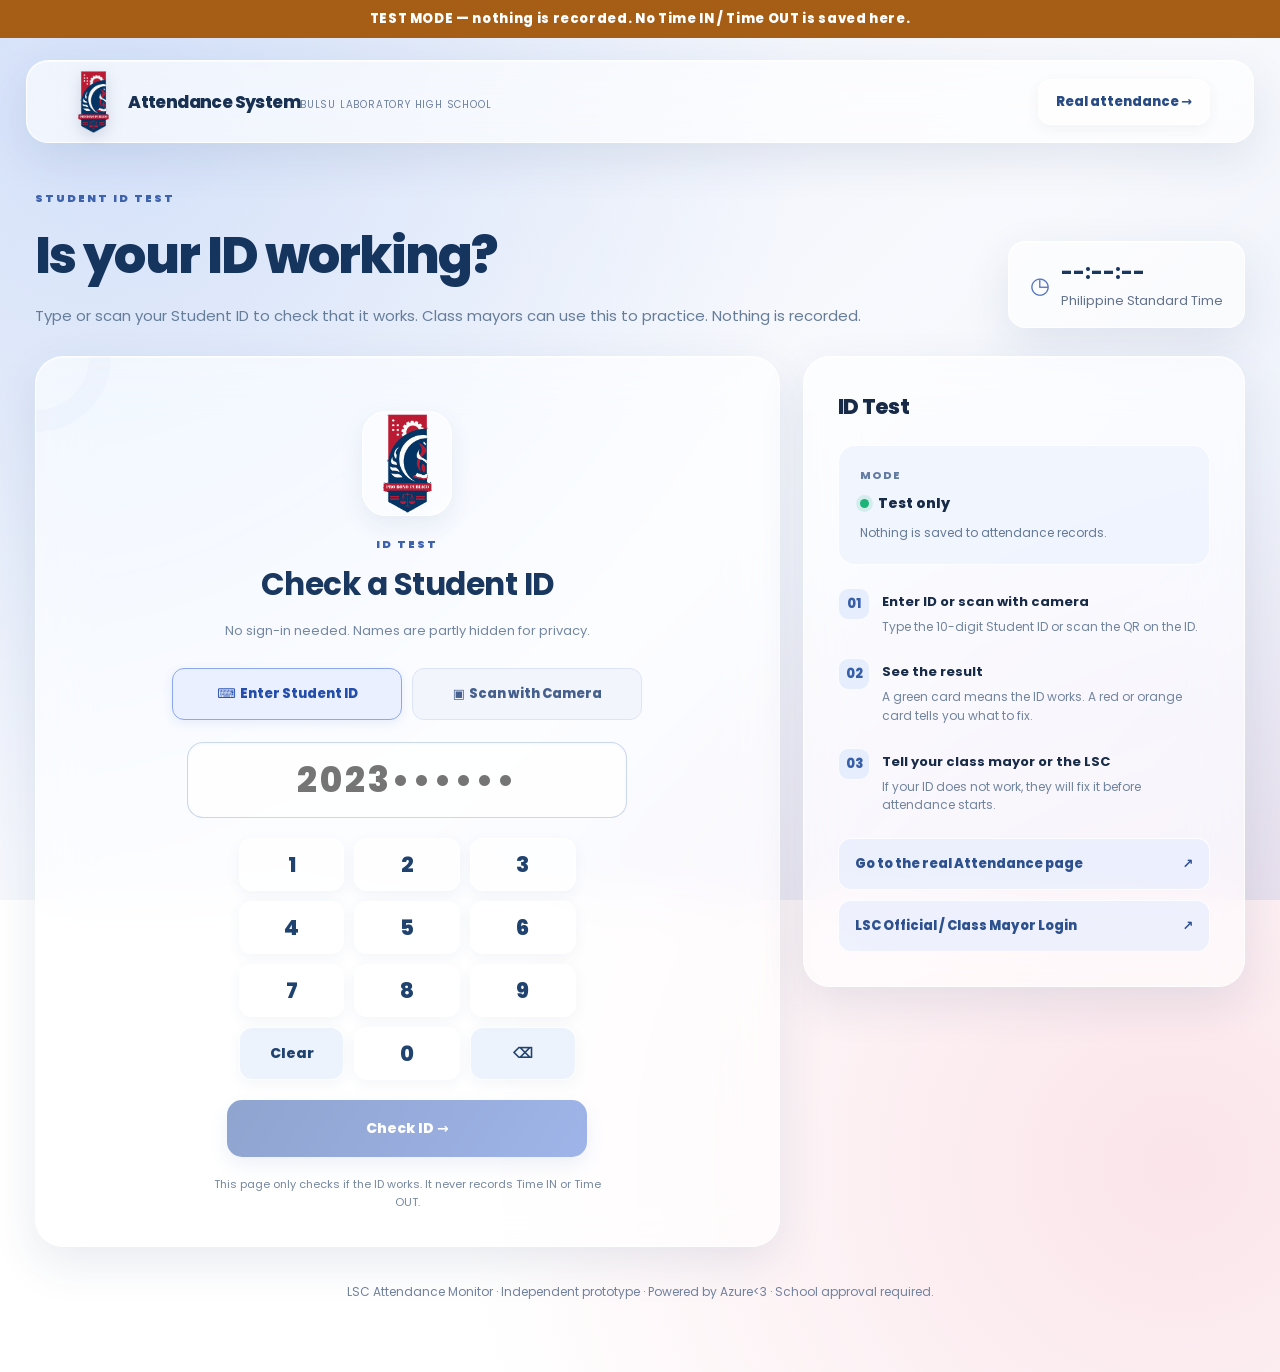
<file: test.html>
<!doctype html><html lang="en"><head>
<meta charset="UTF-8"><meta name="viewport" content="width=device-width,initial-scale=1">
<meta name="theme-color" content="#152645">
<link rel="icon" type="image/png" href="./assets/lsc-glass-logo.png?v=2">
<meta name="description" content="Dedicated student ID attendance terminal for LSC Laboratory High School">
<title>ID Test | LSC Attendance</title><meta name="robots" content="noindex">
<link rel="preconnect" href="https://fonts.googleapis.com"><link rel="preconnect" href="https://fonts.gstatic.com" crossorigin>
<link href="https://fonts.googleapis.com/css2?family=Poppins:wght@400;500;600;700;800&display=swap" rel="stylesheet">
<style>
:root{--navy:#152645;--navy2:#20365e;--blue:#3d65df;--blueLight:#eaf0ff;--ink:#19273c;--muted:#738099;--edge:#e4eaf3;--surface:#fff;--bg:#f5f7fb;--green:#159c79;--greenLight:#e9fbf5;--orange:#e18c27;--orangeLight:#fff4e7;--radius:18px;font-family:'Poppins',system-ui,sans-serif;color:var(--ink)}
*{box-sizing:border-box}body{margin:0;background:var(--bg)}button,input,select{font:inherit}button{cursor:pointer}button:disabled{opacity:.5;cursor:not-allowed}input,select{outline:none}input:focus,select:focus{border-color:var(--blue)!important;box-shadow:0 0 0 3px #3d65df1b}a{color:var(--blue)}
h1,h2,h3,p{margin:0}h1,h2,h3,.brand-title{font-family:Poppins,sans-serif}h1{font-size:32px;letter-spacing:-.8px}h2{font-size:24px;letter-spacing:-.45px}h3{font-size:18px}
.muted{color:var(--muted)}.small{font-size:13px}.tiny{font-size:11px}.eyebrow{font-size:11px;letter-spacing:1.7px;text-transform:uppercase;font-weight:800;color:var(--blue)}.strong{font-weight:800}.mono{font-variant-numeric:tabular-nums;font-feature-settings:'tnum'}
.shell{display:flex;min-height:100vh}.sidebar{width:264px;min-width:264px;background:var(--navy);color:#fff;padding:26px 16px;display:flex;flex-direction:column;gap:28px;position:sticky;top:0;height:100vh}.brand{display:flex;align-items:center;gap:12px;padding:5px 12px}.mark{height:44px;width:44px;border-radius:13px;background:linear-gradient(145deg,#fff,#dae6ff);color:#183e85;display:grid;place-items:center;font-family:Poppins;font-size:18px;font-weight:800;box-shadow:0 7px 18px #09162d66;flex-shrink:0}.brand-title{font-size:17px;font-weight:800}.brand-sub{font-size:10px;letter-spacing:.8px;color:#adbddb}.nav-section{color:#89a0c9;padding:8px 13px;font-size:10px;letter-spacing:1.6px;font-weight:800}.nav{display:grid;gap:6px}.nav-btn{background:transparent;border:none;color:#aebcdb;text-align:left;padding:13px 15px;border-radius:11px;display:flex;gap:12px;align-items:center;font-weight:700;font-size:14px;width:100%}.nav-btn:hover{background:#ffffff14;color:#fff}.nav-btn.active{background:#4666bc;color:white}.nav-ico{font-size:18px;width:24px;text-align:center}.sidebar-foot{margin-top:auto;padding:18px 12px;border-top:1px solid #ffffff24}.sidebar-foot .small{color:#aebcdb;line-height:1.5}.side-signout{margin-top:13px;background:#ffffff12;color:#dfe9ff;border:1px solid #ffffff24;border-radius:10px;padding:10px 16px;width:100%;text-align:left}
.main{flex:1;min-width:0}.top{height:82px;background:#fff;border-bottom:1px solid var(--edge);display:flex;justify-content:space-between;align-items:center;padding:0 35px;gap:15px}.top-left{display:flex;align-items:center;gap:10px}.top-title{font-weight:800;font-size:15px}.tag{display:inline-flex;align-items:center;gap:8px;border-radius:99px;background:#eff4fb;color:#425777;padding:9px 13px;font-size:12px;font-weight:800}.tag .dot{width:7px;height:7px;border-radius:50%;background:#27b991}.top-time{font-size:13px;color:#677692;font-weight:700}.content{max-width:1380px;margin:0 auto;padding:32px 36px 50px}.page-header{display:flex;justify-content:space-between;align-items:flex-end;gap:14px;margin-bottom:27px}.page-header p{margin-top:7px;color:var(--muted);font-size:14px}.card{background:var(--surface);border:1px solid var(--edge);border-radius:var(--radius);box-shadow:0 7px 26px #1b34550a}.pad{padding:26px}.btn{border:0;border-radius:11px;background:var(--blue);color:#fff;padding:12px 18px;font-weight:800;display:inline-flex;gap:9px;align-items:center;justify-content:center;font-size:13px}.btn:hover{filter:brightness(.95)}.btn-secondary{background:#edf2fb;color:#345183}.btn-light{background:white;color:var(--navy);border:1px solid #dce4f2}.btn-danger{background:#fff0ef;color:#be3838}.btn-quiet{background:transparent;color:var(--blue)}.field{display:grid;gap:8px;font-size:12px;font-weight:800;color:#647590}.field input,.field select{width:100%;height:46px;background:#fff;border:1px solid #dbe2ee;border-radius:10px;padding:0 14px;color:#213653}.field-row{display:grid;grid-template-columns:1fr 1fr;gap:15px}.form-actions{display:flex;justify-content:flex-end;gap:9px;margin-top:21px}.stats{display:grid;grid-template-columns:repeat(4,1fr);gap:17px}.stat{padding:23px}.stat-ico{height:43px;width:43px;display:grid;place-items:center;background:var(--blueLight);border-radius:12px;color:var(--blue);font-size:20px;margin-bottom:23px}.stat-num{font:800 33px Poppins,sans-serif;letter-spacing:-1px;margin:8px 0}.stat-label{font-size:12px;font-weight:800;color:#77859b}.stat-foot{font-size:11px;color:#8792a7}.two-col{display:grid;grid-template-columns:1.5fr 1fr;gap:20px;margin-top:22px}.section-title{display:flex;align-items:center;justify-content:space-between;gap:12px;margin-bottom:20px}.table-wrap{overflow-x:auto}.table{border-collapse:collapse;width:100%;font-size:13px}.table th{text-align:left;padding:13px 14px;color:#8b97aa;font-size:10px;letter-spacing:1.1px;text-transform:uppercase;background:#f7f9fc;white-space:nowrap}.table td{border-bottom:1px solid #edf0f5;padding:14px;white-space:nowrap}.table tbody tr:last-child td{border-bottom:0}.badge{display:inline-flex;align-items:center;border-radius:999px;padding:6px 11px;background:var(--greenLight);color:#078765;font-weight:800;font-size:11px;letter-spacing:.3px}.badge.out{background:var(--orangeLight);color:#ae6b19}.badge.off{background:#f2f4f7;color:#7e879a}.empty{padding:50px 15px;text-align:center;color:#8490a3}.empty-icon{font-size:40px;margin-bottom:15px}
.kiosk-layout{display:grid;grid-template-columns:minmax(0,1fr) 345px;gap:23px;align-items:start}.kiosk-main{text-align:center;padding:45px clamp(20px,5vw,70px);min-height:560px}.kiosk-icon{width:72px;height:72px;border-radius:19px;display:grid;place-items:center;margin:0 auto 22px;background:#edf3ff;color:#3966de;font-size:30px}.kiosk-main h2{font-size:29px}.kiosk-main>p{margin:10px 0 30px;color:var(--muted);font-size:14px}.id-input{font:800 clamp(24px,3vw,36px) Poppins,sans-serif;text-align:center;letter-spacing:3px;border:2px solid #e3e9f2;width:min(100%,460px);height:80px;border-radius:16px;color:var(--navy);background:#fbfcff}.keypad{display:grid;grid-template-columns:repeat(3,1fr);gap:11px;margin:19px auto 20px;max-width:360px}.key{border:1px solid #e0e6f0;background:#fff;color:#27405d;border-radius:12px;height:54px;font:800 21px Poppins,sans-serif;box-shadow:0 2px 4px #1a33480b}.key:hover{background:#f1f5ff}.key.alt{background:#eef2f8;font-size:14px}.btn-record{height:55px;min-width:260px;font-size:15px}.kiosk-side{padding:25px}.kiosk-side h3{margin-bottom:16px}.info{display:flex;align-items:flex-start;gap:12px;margin-bottom:22px}.info .bubble{height:37px;width:37px;border-radius:10px;background:#edf2fc;color:var(--blue);display:grid;place-items:center;flex:none}.info strong{font-size:13px}.info p{font-size:12px;color:var(--muted);margin-top:5px;line-height:1.6}.result{border-radius:14px;padding:22px;margin:23px auto 0;max-width:470px;text-align:left;background:var(--greenLight);border:1px solid #c4efdf}.result.out{background:var(--orangeLight);border-color:#ffe0b2}.result.err{background:#fff0f0;border-color:#fad7d7}.result .result-title{font:800 23px Poppins}.result .result-meta{font-size:13px;line-height:1.65;margin-top:8px}
.toolbar{display:flex;gap:10px;align-items:end;flex-wrap:wrap;margin-bottom:20px}.toolbar .field{min-width:200px}.toolbar .search{flex:1;min-width:180px}.tools-gap{flex:1}.table-actions{display:flex;gap:6px}.linkbtn{border:0;background:#eef3fc;border-radius:8px;color:#395a9a;font-weight:800;padding:7px 11px;font-size:11px}.notice{border:1px solid #d6e2f4;border-radius:12px;background:#f0f5ff;color:#4b6489;padding:14px 18px;font-size:12px;line-height:1.6}.notice.warn{background:#fff9ed;border-color:#f5e6be;color:#946d2f}.stack{display:grid;gap:17px}.log-ribbon{background:var(--navy);color:#fff;border-radius:16px;padding:25px;display:flex;justify-content:space-between;align-items:center;gap:12px}.log-ribbon p{color:#b0c2e1;font-size:13px;margin-top:8px}.login{min-height:100vh;display:grid;grid-template-columns:1fr 1fr}.login-art{background:linear-gradient(130deg,#112341,#203e77 65%,#325fc3);color:#fff;min-height:100vh;padding:64px;display:flex;flex-direction:column;justify-content:space-between;position:relative;overflow:hidden}.login-art:after{content:"";width:520px;height:520px;border:90px solid #ffffff0a;border-radius:50%;position:absolute;right:-210px;bottom:-250px}.login-art .big{font:800 clamp(37px,4.5vw,65px)/1.05 Poppins,sans-serif;letter-spacing:-2px;max-width:550px;margin:20px 0}.login-art p{max-width:420px;color:#b8cbea;line-height:1.7}.login-side{min-height:100vh;display:grid;place-items:center;padding:32px}.login-box{width:min(100%,420px)}.login-box h1{margin:16px 0 10px}.login-box>p{color:var(--muted);font-size:14px;line-height:1.6;margin-bottom:28px}.login-box form{display:grid;gap:18px}.login-box .btn{width:100%;height:49px}.login-footer{font-size:11px;color:#8794a9;line-height:1.6;margin-top:23px}.hidden{display:none!important}.hamb{display:none}.modal-backdrop{position:fixed;inset:0;background:#11234185;z-index:20;display:grid;place-items:center;padding:20px}.modal{width:min(100%,530px);max-height:90vh;overflow:auto;background:#fff;border-radius:20px;padding:27px;box-shadow:0 20px 60px #050d1d50}.modal-header{display:flex;align-items:center;justify-content:space-between;margin-bottom:24px}.modal-close{border:0;background:#eef1f7;color:#426080;border-radius:8px;padding:7px 12px}.toast{position:fixed;right:22px;bottom:22px;max-width:400px;z-index:40;background:#1a335c;color:#fff;box-shadow:0 12px 40px #182d4850;border-radius:12px;padding:16px 20px;font-size:13px}.toast.err{background:#ac4141}
@media(max-width:1100px){.stats{grid-template-columns:repeat(2,1fr)}.two-col,.kiosk-layout{grid-template-columns:1fr}.kiosk-side{display:grid;grid-template-columns:repeat(3,1fr);gap:18px}.kiosk-side h3{grid-column:1/-1}.content{padding:28px 22px}.sidebar{width:230px;min-width:230px}}
@media(max-width:760px){.sidebar{position:fixed;z-index:12;transform:translateX(-100%);transition:transform .2s}.sidebar.open{transform:none}.hamb{display:block;background:#eff3fa;border:0;border-radius:10px;padding:9px}.top{padding:0 17px;height:70px}.top .tag{display:none}.content{padding:22px 15px}.page-header{align-items:flex-start;flex-direction:column}.stats{gap:10px}.stat{padding:18px}.stat-num{font-size:28px}.kiosk-main{padding:30px 17px;min-height:0}.kiosk-side{display:block}.login{grid-template-columns:1fr}.login-art{min-height:0;padding:35px 27px}.login-art .big{font-size:29px;letter-spacing:-1px}.login-art p,.login-art .art-bottom{display:none}.login-side{min-height:65vh}.login-box h1{font-size:28px}.field-row{grid-template-columns:1fr}.top-time{font-size:11px}}


body.student-site{background:radial-gradient(circle at 78% 0%,#ecf1fc 0,transparent 35%),#f5f7fb}
.lsc-logo{height:53px;width:40px;object-fit:contain;display:block;flex:none}.entry-avatar.logo-avatar{width:82px;height:95px;background:#f8faff;border:1px solid #e1e9f7}.logo-avatar img{height:89px;width:67px;object-fit:contain}.student-header{height:88px;background:#fff;border-bottom:1px solid #e5ebf3;display:flex;justify-content:space-between;align-items:center;padding:0 clamp(18px,5vw,72px);gap:14px}
.student-header .brand-title{color:#182d53}.student-header .brand-sub{color:#687995}
.student-header .brand{padding:0}.student-header .mark{background:linear-gradient(145deg,#1b386b,#365caa);color:white}
.header-links{display:flex;align-items:center;gap:12px}.header-links a{color:#4a6287;text-decoration:none;font-size:13px;font-weight:800;padding:10px 12px;border:1px solid #e3eaf5;border-radius:11px}
.student-wrap{width:min(1180px,calc(100% - 40px));margin:43px auto 70px}
.student-hero{display:flex;justify-content:space-between;align-items:end;gap:22px;margin-bottom:26px}
.student-hero h1{font-size:clamp(29px,3.5vw,43px);margin-top:10px;letter-spacing:-1.3px}
.student-hero p{color:#7888a1;margin-top:10px;font-size:14px;line-height:1.6}
.live-clock{display:flex;gap:11px;align-items:center;background:white;border:1px solid #e2e9f4;padding:14px 18px;border-radius:14px}
.live-clock .clock-icon{color:#5372c0;font-size:23px}.live-clock strong{display:block;color:#233956;font-size:18px;font-family:Poppins;font-weight:800}
.student-grid{display:grid;grid-template-columns:minmax(0,1.5fr) minmax(280px,.85fr);gap:21px}
.entry-card{padding:42px clamp(20px,5vw,60px) 32px;text-align:center;min-height:540px;position:relative;overflow:hidden}
.entry-head{font-size:25px;letter-spacing:-.5px;margin:8px 0}
.entry-desc{font-size:13px;color:#8291aa;margin:10px 0 26px;line-height:1.6}
.entry-avatar{width:68px;height:68px;margin:auto;background:#e8efff;color:#385fc4;font-size:28px;border-radius:20px;display:grid;place-items:center}
.student-id-field{width:min(100%,440px);height:72px;background:#fbfcff;border:2px solid #e1e8f4;border-radius:13px;font-family:Poppins;font-size:32px;font-weight:800;letter-spacing:4px;text-align:center;color:#18325b}
.entry-card .keypad{max-width:337px;gap:10px;margin:18px auto}
.entry-card .key{height:49px}
.submit-record{width:min(100%,337px);height:53px;margin:0 auto}
.entry-note{font-size:11px;color:#8c99af;margin:18px auto 0;max-width:390px;line-height:1.7}
.side-panel{padding:26px}.side-panel h3{margin-bottom:23px;font-size:19px}
.status-panel{padding:18px;border-radius:14px;background:#f2f6fd;border:1px solid #e1e9f7;margin-bottom:23px}
.status-panel .label{font-size:11px;font-weight:800;letter-spacing:1px;color:#7b8daa;text-transform:uppercase}
.status-panel .status-line{display:flex;align-items:center;gap:9px;font-size:14px;font-weight:800;margin:9px 0}
.status-dot{width:9px;height:9px;background:#de9b37;border-radius:50%}.status-dot.ok{background:#1db47a}
.status-panel p{font-size:12px;line-height:1.65;color:#7b8ca8}
.steps{display:grid;gap:22px;margin-bottom:23px}
.step{display:flex;gap:12px;align-items:start}
.step-num{font:800 13px Poppins;flex:none;width:32px;height:32px;border-radius:10px;background:#e9f0ff;color:#3d65bb;display:grid;place-items:center}
.step strong{font-size:13px}.step p{font-size:12px;color:#8493aa;margin-top:5px;line-height:1.55}
.teacher-link{display:flex;align-items:center;justify-content:space-between;gap:8px;text-decoration:none;color:#355ca6;background:#edf2fb;border-radius:10px;padding:15px 16px;font-size:13px;font-weight:800}
.student-footer{text-align:center;color:#92a0b5;font-size:12px;margin-top:35px;line-height:1.7}
.station-warning{background:#fff7e8;border:1px solid #f4dfb2;color:#9a6b22;border-radius:12px;padding:14px 18px;max-width:460px;margin:22px auto 0;text-align:left;font-size:12px;line-height:1.65}
.station-warning a{font-weight:800}
.result{max-width:440px}.result .result-title{font-size:23px}
@media(max-width:850px){.student-grid{grid-template-columns:1fr}.student-wrap{margin:28px auto}.entry-card{min-height:0}.side-panel{padding:24px}.student-hero{align-items:start}.live-clock{padding:11px}}
@media(max-width:540px){.student-wrap{width:calc(100% - 24px)}.student-header{height:76px;padding:0 14px}.student-header .brand-sub{display:none}.student-header .lsc-logo{height:43px;width:33px}.student-header .brand-title{font-size:15px}.student-header .mark{height:39px;width:39px;font-size:16px}.header-links a{font-size:11px;padding:9px}.student-hero{display:block}.live-clock{margin-top:17px;width:max-content}.entry-card{padding:31px 13px 25px}.entry-head{font-size:22px}.student-id-field{font-size:25px;height:66px}.student-hero h1{font-size:30px}}
[hidden]{display:none!important}
#stationSignOut[hidden]{display:none!important}

/* Two-option student attendance entry: preserve existing keypad while adding camera. */
.attendance-methods{display:grid;grid-template-columns:1fr 1fr;gap:10px;max-width:470px;margin:2px auto 22px}
.attendance-method{min-height:52px;display:flex;align-items:center;justify-content:center;padding:11px 12px;border-radius:12px;border:1px solid #dce5f6;background:#f2f5fb;color:#455f8e;font-size:13px;font-weight:800;transition:background .15s,border-color .15s,box-shadow .15s}
.attendance-method.selected{background:#eaf0ff;border-color:#8da7ec;color:#234eac;box-shadow:0 3px 11px #3461c21a}
.attendance-method:focus-visible{outline:3px solid #456edb;outline-offset:2px}
.attendance-scanner{max-width:470px;margin:0 auto 6px}
.scanner-frame{position:relative;overflow:hidden;min-height:248px;background:#132b50;border:2px solid #dce7fc;border-radius:17px;display:grid;place-items:center}
.scanner-frame #attendanceReader{width:100%;min-height:246px}
.scanner-frame video{max-width:100%;object-fit:cover;border-radius:12px}
.scanner-frame #attendanceReader__scan_region{min-height:0!important}
.scanner-frame #attendanceReader__dashboard{display:none!important}
.scanner-placeholder{position:absolute;inset:0;display:flex;flex-direction:column;align-items:center;justify-content:center;gap:12px;background:#172e55;color:#c7d9fa;font-size:50px;pointer-events:none}
.scanner-placeholder span{font-size:13px;font-weight:700;padding:0 15px;line-height:1.5}
.scanner-status{margin:12px auto;color:#49658b;font-size:13px;font-weight:800;line-height:1.55;min-height:22px}
.scanner-status.failed{color:#b24949}
.scanner-instructions{margin:13px 0 16px;color:#7989a5;font-size:12px;line-height:1.7}
.scanner-retry{margin:3px auto;min-height:43px}
#cameraAttendancePanel[hidden],#manualAttendancePanel[hidden]{display:none!important}
@media(max-width:540px){.attendance-methods{gap:7px}.attendance-method{font-size:12px;padding:10px 7px}.scanner-frame{min-height:210px}.scanner-frame #attendanceReader{min-height:208px}}

/* Successful Time IN confirmation: square, cover-cropped student portrait. */
.arrival-result{max-width:540px;padding:22px;background:#f0fbf7;border-color:#c9eadc}
.arrival-eyebrow{color:#168264!important;margin-bottom:15px}
.arrival-layout{display:grid;grid-template-columns:148px minmax(0,1fr);gap:20px;align-items:center}
.arrival-photo{position:relative;width:148px;aspect-ratio:1/1;overflow:hidden;border:1px solid #dce5f1;border-radius:16px;background:#eaf0f8}
.arrival-photo-image{position:absolute;inset:0;width:100%;height:100%;object-fit:cover;object-position:center;display:block}
.arrival-photo-placeholder{position:absolute;inset:0;display:flex;flex-direction:column;align-items:center;justify-content:center;gap:8px;color:#71819a;background:linear-gradient(145deg,#f6f8fc,#e8eef7);font-size:11px;font-weight:800}
.arrival-placeholder-icon{font-size:43px;line-height:1}
.arrival-details{min-width:0}
.arrival-name{font:800 23px/1.15 Poppins,sans-serif;color:#203653;overflow-wrap:anywhere}
.arrival-section{font-size:13px;color:#73839b;margin-top:7px}
.arrival-time-label{font-size:10px;font-weight:800;letter-spacing:1.4px;color:#168264;margin-top:17px}
.arrival-time{display:block;font:800 23px Poppins,sans-serif;color:#18395f;margin-top:3px;font-variant-numeric:tabular-nums}
.arrival-student-id,.arrival-operator{font-size:11px;color:#75849a;margin-top:7px;overflow-wrap:anywhere}
@media(max-width:540px){.arrival-result{padding:16px}.arrival-layout{grid-template-columns:112px minmax(0,1fr);gap:13px}.arrival-photo{width:112px}.arrival-name{font-size:19px}.arrival-time{font-size:20px}.arrival-time-label{margin-top:12px}}
.recent-title{font-size:11px;font-weight:800;letter-spacing:1.6px;color:#738099;margin:0 0 8px;text-align:left}
#recentScans{max-width:470px;margin:16px auto 0}
.recent-row{display:grid;grid-template-columns:auto minmax(0,1fr) auto;gap:10px;align-items:center;text-align:left;background:#fff;border:1px solid #e4eaf3;border-left:5px solid #c8d2e4;border-radius:12px;padding:9px 12px;margin-bottom:7px}
.recent-row.in{border-left-color:#159c79}.recent-row.out{border-left-color:#e18c27}.recent-row.dup{border-left-color:#3d65df}.recent-row.queued{border-left-color:#c79712}.recent-row.err{border-left-color:#d1453f}
.recent-tag{font-size:10px;font-weight:800;letter-spacing:.8px;color:#4a6287;width:104px}
.recent-who{min-width:0}.recent-who b{display:block;font-size:13px;white-space:nowrap;overflow:hidden;text-overflow:ellipsis}.recent-who small{display:block;font-size:11px;color:#738099;white-space:nowrap;overflow:hidden;text-overflow:ellipsis}
.recent-row time{font-size:12px;font-weight:700;color:#425777;font-variant-numeric:tabular-nums}
body.kiosk #recentScans{display:none}
.test-banner{background:#a65e17;color:#fff;text-align:center;padding:9px 12px;font-weight:800;font-size:13px;letter-spacing:.05em}.result.err{background:#fdeceb;border-color:#f0c4c1}.result.err .result-title{color:#b3261e}.result.warn{background:#fff4e5;border-color:#f1d3a4}.result.warn .result-title{color:#a65e17}.drill{max-width:470px;margin:20px auto 0;text-align:left}.drill .bar{height:10px;border-radius:99px;background:#e1e8f6;overflow:hidden;margin:6px 0}.drill .bar i{display:block;height:100%;background:linear-gradient(90deg,#3d65df,#159c79);width:0;transition:width .3s}
</style>
<link rel="stylesheet" href="./glass.css?v=ios-gearfix-1">
</head><body class="student-site">
<div class="test-banner">TEST MODE — nothing is recorded. No Time IN / Time OUT is saved here.</div>
<header class="student-header">
 <div class="brand"><img src="./assets/lsc-glass-logo.png?v=2" class="lsc-logo" alt="LSC crest"><span><span class="brand-title">Attendance System</span><span class="brand-sub">BULSU LABORATORY HIGH SCHOOL</span></span></div>
 <div class="header-links"><a href="./student.html">Real attendance →</a></div>
</header>
<main class="student-wrap">
 <div class="student-hero"><div><div class="eyebrow">STUDENT ID TEST</div><h1>Is your ID working?</h1><p>Type or scan your Student ID to check that it works. Class mayors can use this to practice. Nothing is recorded.</p></div><div class="live-clock"><span class="clock-icon">◷</span><div><strong id="clockTime">--:--:--</strong><span class="small muted" id="clockDate">Philippine Standard Time</span></div></div></div>
 <div class="student-grid">
  <section class="card entry-card">
   <div class="entry-avatar logo-avatar"><img src="./assets/lsc-glass-logo.png?v=2" alt="LSC logo"></div>
   <div class="eyebrow" style="margin-top:20px">ID TEST</div>
   <h2 class="entry-head">Check a Student ID</h2>
   <p class="entry-desc" id="modeNote">No sign-in needed. Names are partly hidden for privacy.</p>
   <div class="attendance-methods" role="tablist" aria-label="Student ID input method">
    <button type="button" id="manualMethodButton" class="attendance-method selected" role="tab" aria-selected="true">⌨ &nbsp;Enter Student ID</button>
    <button type="button" id="cameraMethodButton" class="attendance-method" role="tab" aria-selected="false">▣ &nbsp;Scan with Camera</button>
   </div>
   <div id="manualAttendancePanel">
   <form id="studentForm" autocomplete="off">
    <input class="student-id-field" id="studentID" name="studentID" type="text" inputmode="numeric" pattern="[0-9]{7,12}" minlength="7" maxlength="12" placeholder="2023••••••" aria-label="Student ID" required>
    <div class="keypad" id="keypad">
     <button type="button" class="key" data-key="1">1</button><button type="button" class="key" data-key="2">2</button><button type="button" class="key" data-key="3">3</button>
     <button type="button" class="key" data-key="4">4</button><button type="button" class="key" data-key="5">5</button><button type="button" class="key" data-key="6">6</button>
     <button type="button" class="key" data-key="7">7</button><button type="button" class="key" data-key="8">8</button><button type="button" class="key" data-key="9">9</button>
     <button type="button" class="key alt" data-key="Clear">Clear</button><button type="button" class="key" data-key="0">0</button><button type="button" class="key alt" data-key="Back">⌫</button>
    </div>
    <button class="btn submit-record" id="recordButton" type="submit" disabled>Check ID →</button>
   </form>
   </div>
   <div id="cameraAttendancePanel" hidden>
    <div class="attendance-scanner">
     <div class="scanner-frame"><div id="attendanceReader"></div><div id="scannerPlaceholder" class="scanner-placeholder">▣<span>Camera opens after you select this option</span></div></div>
     <p id="cameraStatus" class="scanner-status" role="status" aria-live="polite">Camera is not active.</p>
     <button type="button" id="restartCameraButton" class="btn btn-secondary scanner-retry" hidden>Restart Camera</button>
     <p class="scanner-instructions">Point the camera at the QR code or barcode on the Student ID. The result shows right away. Nothing is recorded.</p>
    </div>
   </div>
   <div id="confirmation" role="status" aria-live="polite"></div>
   <div id="recentScans"></div>
   <p class="entry-note">This page only checks if the ID works. It never records Time IN or Time OUT.</p>
  </section>
  <aside class="card side-panel">
   <h3>ID Test</h3>
   <div class="status-panel"><div class="label">Mode</div><div class="status-line"><span class="status-dot ok"></span><span>Test only</span></div><p>Nothing is saved to attendance records.</p></div>
   <div class="steps">
    <div class="step"><span class="step-num">01</span><div><strong>Enter ID or scan with camera</strong><p>Type the 10-digit Student ID or scan the QR on the ID.</p></div></div>
    <div class="step"><span class="step-num">02</span><div><strong>See the result</strong><p>A green card means the ID works. A red or orange card tells you what to fix.</p></div></div>
    <div class="step"><span class="step-num">03</span><div><strong>Tell your class mayor or the LSC</strong><p>If your ID does not work, they will fix it before attendance starts.</p></div></div>
   </div>
   <a class="teacher-link" href="./student.html">Go to the real Attendance page <span>↗</span></a>
   <a class="teacher-link" style="margin-top:10px" href="./login.html">LSC Official / Class Mayor Login <span>↗</span></a>
  </aside>
 </div>
 <footer class="student-footer">LSC Attendance Monitor · Independent prototype · Powered by Azure&lt;3 · School approval required.</footer>
</main>
<script type="module" src="./test.js?v=2"></script>
</body></html>
</file>
<file: glass.css>
/* LSC Attendance • Glass Edition. Visual-only layer: no authentication or data logic changes. */
:root{
  --navy:#142b53;--navy2:#193a68;--blue:#315ec8;--blueLight:#e5edff;
  --ink:#172a47;--muted:#62728f;--edge:rgba(255,255,255,.69);--surface:rgba(255,255,255,.64);
  --bg:#e9f0fa;--green:#087f63;--greenLight:rgba(210,247,234,.83);
  --orange:#a65e17;--orangeLight:rgba(255,238,214,.82);--radius:22px;
  --glass-border:1px solid rgba(255,255,255,.77);
  --glass-shadow:0 16px 46px rgba(36,66,117,.105), inset 0 1px 0 rgba(255,255,255,.7);
}
html{scroll-behavior:smooth}
body{
  min-height:100vh;isolation:isolate;color:var(--ink);
  background:radial-gradient(ellipse at 5% 3%,rgba(160,190,250,.38),transparent 39%),
  radial-gradient(ellipse at 97% 20%,rgba(246,171,183,.28),transparent 33%),
  radial-gradient(ellipse at 65% 97%,rgba(153,194,239,.35),transparent 42%),
  linear-gradient(135deg,#e6edf9 0%,#f7f8fd 48%,#e6edf8 100%) fixed;
}
body::before,body::after{content:"";position:fixed;z-index:-1;pointer-events:none;line-height:1;font-family:system-ui;font-weight:400;color:#4e74b7;user-select:none}
body::before{font-size:490px;opacity:.046;top:-230px;right:-150px;transform:rotate(-15deg)}
body::after{font-size:410px;opacity:.038;bottom:-245px;left:-140px;transform:rotate(19deg)}
h1,h2,h3,.brand-title{letter-spacing:-.035em}
h1{font-weight:800} h3{font-weight:750}
.eyebrow{color:#3f62ad;letter-spacing:2px;font-weight:850}
a{color:#3159aa}
button,input,select{transition:box-shadow .2s ease,border-color .2s ease,background-color .2s ease,transform .16s ease}
button:focus-visible,a:focus-visible,input:focus-visible,select:focus-visible{outline:3px solid #b43a57;outline-offset:3px}
button:active:not(:disabled){transform:scale(.98)}
.card,.stat,.modal,.login-box,.live-clock{
  border:var(--glass-border);background:var(--surface);
  box-shadow:var(--glass-shadow);
  -webkit-backdrop-filter:blur(24px) saturate(155%);
  backdrop-filter:blur(24px) saturate(155%);
}
.card{position:relative;overflow:hidden;border-radius:var(--radius)}
.card::before,.stat::before{
  content:"";position:absolute;inset:0 0 auto;height:1px;
  background:linear-gradient(90deg,transparent,rgba(255,255,255,.93),transparent);pointer-events:none
}
.stat:hover,.card:hover{border-color:rgba(255,255,255,.93)}
.btn{border-radius:13px;background:linear-gradient(123deg,#214a9f,#406bd3);color:white;box-shadow:0 8px 19px rgba(42,83,171,.17);font-weight:800}
.btn:hover{filter:brightness(1.045);box-shadow:0 10px 23px rgba(42,83,171,.22)}
.btn-secondary,.btn-light,.btn-quiet{
  background:rgba(245,249,255,.65);color:#294e8f;border:1px solid rgba(255,255,255,.85);
  box-shadow:0 4px 16px rgba(45,76,124,.06)
}
.btn-danger{background:rgba(255,235,238,.85);color:#a92f4b}
.field input,.field select,.id-input,.student-id-field{
  color:#1c3355;background:rgba(255,255,255,.68)!important;
  border:1px solid rgba(161,183,217,.55);
  box-shadow:inset 0 1px 3px rgba(34,67,119,.04)
}
.field input:focus,.field select:focus,.student-id-field:focus,.id-input:focus{
  background:#fff!important;border-color:#446ccb!important;
  box-shadow:0 0 0 4px rgba(58,106,207,.12)!important
}
.notice{background:rgba(237,245,255,.74);border:1px solid rgba(174,199,236,.68);color:#355277;border-radius:14px}
.notice.warn,.station-warning{background:rgba(255,246,229,.86);border:1px solid rgba(221,185,127,.55);color:#82561a}
.badge{background:rgba(211,247,232,.82);color:#07694f}
.badge.out{background:rgba(255,238,207,.88);color:#986015}
.badge.off{background:rgba(230,233,242,.78);color:#657188}
.tag{background:rgba(255,255,255,.59);border:1px solid rgba(255,255,255,.75);color:#35527b}
.tag .dot{box-shadow:0 0 0 4px rgba(31,186,144,.12)}
/* Main application shell */
.shell{gap:14px;padding:12px;align-items:stretch}
.sidebar{
  width:260px;min-width:260px;height:calc(100vh - 24px);top:12px;border-radius:24px;
  padding:25px 14px;overflow-y:auto;overflow-x:hidden;
  background:linear-gradient(158deg,rgba(16,41,83,.92),rgba(25,56,106,.83) 65%,rgba(53,77,129,.81));
  border:1px solid rgba(255,255,255,.24);
  box-shadow:0 20px 44px rgba(22,48,90,.22),inset 0 1px 0 rgba(255,255,255,.12);
  -webkit-backdrop-filter:blur(25px);backdrop-filter:blur(25px)
}
.sidebar::after{content:"";position:absolute;right:-76px;bottom:68px;color:rgba(255,255,255,.047);font-size:230px;line-height:1;pointer-events:none}
.sidebar .brand{padding:8px 9px 19px;border-bottom:1px solid rgba(255,255,255,.12)}
.sidebar .brand-title{font-size:17px}
.sidebar .brand-sub{color:#c1d3f2}
.sidebar .lsc-logo{height:59px;width:45px;object-fit:contain;filter:drop-shadow(0 4px 9px rgba(2,16,44,.24))}
.nav-section{color:#b0c8f4;padding-top:15px}
.nav{gap:7px;position:relative;z-index:1}
.nav-btn{color:rgba(228,237,255,.76);border:1px solid transparent;border-radius:13px;padding:13px 14px}
.nav-btn:hover{background:rgba(255,255,255,.14);border-color:rgba(255,255,255,.14);color:white}
.nav-btn.active{background:linear-gradient(110deg,rgba(255,255,255,.25),rgba(255,255,255,.13));border-color:rgba(255,255,255,.25);box-shadow:0 5px 20px rgba(3,22,54,.15),inset 0 1px rgba(255,255,255,.12)}
.nav-ico{color:#d4e5ff}
.sidebar-foot{position:relative;z-index:1;border-color:rgba(255,255,255,.19)}
.sidebar-foot .small{color:#d1def6}
.side-signout{background:rgba(255,255,255,.1);border-color:rgba(255,255,255,.2);color:white}
.main{border-radius:23px;min-width:0}
.top{
  height:74px;position:sticky;top:12px;z-index:9;margin-bottom:5px;
  padding:0 clamp(17px,2.7vw,35px);
  background:rgba(255,255,255,.66);border:1px solid rgba(255,255,255,.8);
  border-radius:19px;box-shadow:0 6px 22px rgba(32,68,115,.07);
  -webkit-backdrop-filter:blur(24px);backdrop-filter:blur(24px)
}
.top-title{font-size:15px;color:#182d4d}
.top-time{color:#687d9c}
.content{padding:31px clamp(16px,2.7vw,38px) 52px}
.page-header{margin-bottom:25px}
.page-header h1{font-size:clamp(26px,2.45vw,37px);color:#172d51}
.page-header p{line-height:1.65;color:#637793}
.stats{gap:16px}
.stat{min-height:183px;padding:24px 24px 22px}
.stat-ico{background:rgba(225,235,255,.77);border:1px solid rgba(255,255,255,.8);color:#355fba;border-radius:14px;margin-bottom:18px}
.stat:nth-child(2) .stat-ico{background:rgba(250,228,233,.8);color:#b63d59}
.stat:nth-child(3) .stat-ico{background:rgba(222,247,239,.8);color:#16856f}
.stat:nth-child(4) .stat-ico{background:rgba(238,227,251,.8);color:#7c58aa}
.stat-num{color:#183660;font-size:36px}
.stat-label{color:#687c99}
.stat-foot{color:#8190a5}
.pad{padding:26px}
.two-col{gap:18px}
.section-title h3{font-size:18px;color:#1c365d}
.table th{background:rgba(230,239,252,.56);color:#536b90}
.table td{border-bottom-color:rgba(166,188,214,.22)}
.table tbody tr:hover{background:rgba(255,255,255,.43)}
.linkbtn{background:rgba(227,239,253,.85);color:#315b9c}
.log-ribbon{
 background:linear-gradient(115deg,rgba(17,48,97,.89),rgba(38,79,148,.85));
 border:1px solid rgba(255,255,255,.34);box-shadow:var(--glass-shadow);
 -webkit-backdrop-filter:blur(17px);backdrop-filter:blur(17px);border-radius:19px
}
.log-ribbon p{color:#d1def3}
.toolbar{align-items:center}
.modal-backdrop{background:rgba(12,28,59,.44);-webkit-backdrop-filter:blur(8px);backdrop-filter:blur(8px)}
.modal{background:rgba(248,251,255,.93);border:1px solid rgba(255,255,255,.9);box-shadow:0 25px 75px rgba(11,35,78,.29)}
.modal-close{background:rgba(223,234,251,.8)}
.toast{background:rgba(25,50,95,.95);border:1px solid rgba(255,255,255,.19);-webkit-backdrop-filter:blur(12px);backdrop-filter:blur(12px)}
/* Email login / Class Mayor / LSC Official portal */
.login{padding:clamp(12px,2vw,28px);gap:clamp(12px,1.4vw,21px);min-height:100vh;align-items:stretch;grid-template-columns:minmax(0,1fr) minmax(0,1fr)}
.login-art{
  min-height:calc(100vh - 2 * clamp(12px,2vw,28px));border-radius:28px;
  background:radial-gradient(circle at 77% 15%,rgba(227,113,144,.29),transparent 35%),
  linear-gradient(137deg,rgba(17,42,83,.96),rgba(36,65,116,.86) 62%,rgba(56,81,126,.76));
  border:1px solid rgba(255,255,255,.28);box-shadow:0 23px 57px rgba(15,46,98,.18);
  -webkit-backdrop-filter:blur(26px);backdrop-filter:blur(26px);
  padding:clamp(28px,5vw,74px)
}
.login-art:before{content:"";font-size:400px;position:absolute;right:-125px;top:20%;line-height:1;color:rgba(255,255,255,.065);pointer-events:none}
.login-art:after{border-width:52px;border-color:rgba(255,255,255,.05);width:410px;height:410px}
.login-art .lsc-logo{height:93px;width:72px;filter:drop-shadow(0 9px 12px rgba(0,0,0,.25))}
.login-art .brand-sub{color:#c7dcfa}
.login-art .big{font-size:clamp(40px,4.4vw,68px);letter-spacing:-2.6px;color:#f7fbff;text-shadow:0 3px 30px rgba(5,22,54,.12)}
.login-art p{color:#d4e1f5;font-size:15px}
.login-side{min-height:0;padding:clamp(16px,3vw,42px)}
.login-box{width:min(100%,480px);padding:clamp(26px,3.3vw,47px);border-radius:27px;background:rgba(255,255,255,.55);box-shadow:0 21px 54px rgba(34,65,117,.12),inset 0 1px rgba(255,255,255,.88)}
.login-box h1{font-size:clamp(29px,2.9vw,41px);color:#162c4c}
.login-box>p{color:#637996}
.login-box form{gap:18px}
.login-box .field input{height:53px;border-radius:13px}
.login-box .btn{height:52px;border-radius:13px}
.login-footer{color:#617894}
.login-box .eyebrow{color:#a03454}
/* Attendance terminal */
body.student-site{
 background:radial-gradient(ellipse at 10% 8%,rgba(176,201,249,.39),transparent 42%),
 radial-gradient(ellipse at 92% 85%,rgba(241,176,192,.34),transparent 43%),
 linear-gradient(138deg,#e9eff9,#f8f9fd 55%,#e4ebf8) fixed
}
.student-header{
  width:calc(100% - clamp(24px,4vw,60px));height:83px;
  margin:clamp(12px,2vw,22px) auto 0;padding:0 clamp(17px,3.4vw,47px);
  border-radius:22px;border:1px solid rgba(255,255,255,.88);
  background:rgba(255,255,255,.64);box-shadow:var(--glass-shadow);
  -webkit-backdrop-filter:blur(25px);backdrop-filter:blur(25px)
}
.student-header .brand-title{color:#183052}
.student-header .brand-sub{color:#6e81a0}
.student-header .lsc-logo{width:46px;height:62px;filter:drop-shadow(0 5px 8px rgba(37,54,96,.18))}
.header-links a{
 display:inline-flex;gap:7px;align-items:center;padding:12px 17px;border-radius:13px;
 color:#284b86;border:1px solid rgba(255,255,255,.82);background:rgba(255,255,255,.47);
 box-shadow:0 4px 14px rgba(43,65,109,.06)
}
.header-links a:hover{background:rgba(255,255,255,.85)}
.student-wrap{width:min(1210px,calc(100% - 44px));margin:47px auto 70px}
.student-hero{margin-bottom:28px}
.student-hero h1{font-size:clamp(35px,4vw,51px);color:#15345e;letter-spacing:-1.9px}
.student-hero p{color:#667d9a;font-size:15px}
.live-clock{background:rgba(255,255,255,.59);padding:15px 21px;border-radius:17px}
.live-clock strong{color:#1a3761;font-size:20px}
.student-grid{grid-template-columns:minmax(0,1.38fr) minmax(300px,.82fr);gap:23px;align-items:start}
.entry-card{padding:clamp(26px,4.2vw,56px) clamp(20px,4.6vw,65px) 34px;border-radius:28px}
.entry-card::after{content:"";position:absolute;top:-142px;left:-124px;font-size:330px;line-height:1;color:rgba(38,80,157,.027);pointer-events:none}
.entry-avatar.logo-avatar{
 width:90px;height:105px;border-radius:24px;
 background:rgba(255,255,255,.45);border:1px solid rgba(255,255,255,.82);
 box-shadow:0 9px 24px rgba(48,76,128,.09)
}
.logo-avatar img{width:79px;height:99px;object-fit:contain}
.entry-head{font-size:clamp(24px,2.8vw,31px);color:#19375f}
.entry-desc{color:#7387a3;max-width:410px;margin:13px auto 26px}
.student-id-field{height:76px!important;border-radius:16px;font-size:clamp(26px,3vw,35px);letter-spacing:3px}
.entry-card .keypad{margin:20px auto;gap:10px}
.entry-card .key{
 height:53px;background:rgba(255,255,255,.58);border:1px solid rgba(255,255,255,.84);
 color:#20426f;border-radius:13px;box-shadow:0 4px 14px rgba(50,82,134,.06)
}
.entry-card .key:hover{background:rgba(246,250,255,.96);box-shadow:0 7px 17px rgba(48,82,140,.11)}
.entry-card .key.alt{background:rgba(215,228,248,.46)}
.submit-record{width:min(100%,360px);height:57px;border-radius:15px;font-size:14px}
.entry-note{color:#7587a1}
.side-panel{padding:clamp(22px,2.8vw,34px);border-radius:27px}
.side-panel h3{font-size:21px}
.status-panel{background:rgba(234,241,254,.62);border:1px solid rgba(255,255,255,.82);border-radius:17px;padding:21px}
.status-panel .label{color:#637ca3}
.status-panel p{color:#647a97}
.status-dot{box-shadow:0 0 0 4px rgba(225,167,71,.13)}
.status-dot.ok{box-shadow:0 0 0 4px rgba(32,174,121,.13)}
.step-num{background:rgba(223,233,253,.73);border:1px solid rgba(255,255,255,.78);color:#365fa8}
.step p{color:#71849f}
.teacher-link{border-radius:13px;border:1px solid rgba(255,255,255,.84);background:rgba(229,237,254,.63);color:#2d518f}
.student-footer{color:#7183a0}
.station-warning{border-radius:15px}
.result{background:rgba(211,245,232,.82);border-color:rgba(119,194,158,.45)}
.result.out{background:rgba(255,237,209,.84)}
.result.err{background:rgba(255,229,233,.88)}
/* Fallbacks and responsive behavior */
@supports not ((-webkit-backdrop-filter:blur(1px)) or (backdrop-filter:blur(1px))){
 .card,.stat,.login-box,.student-header,.live-clock,.top{background:#f5f8fe}
 .sidebar,.login-art{background:#1e3b69}
}
@media(max-width:1100px){
 .sidebar{width:228px;min-width:228px}
 .student-grid{grid-template-columns:minmax(0,1fr) minmax(265px,.8fr)}
}
@media(max-width:850px){
 .student-grid{grid-template-columns:1fr}
 .side-panel{max-width:none}
 .student-wrap{margin:28px auto}
 .entry-card{padding:30px 23px}
 .login{grid-template-columns:1fr}
 .login-art{min-height:240px;padding:30px;border-radius:24px}
 .login-art .big{font-size:36px}
 .login-side{padding:15px 0;min-height:0}
 .login-box{width:min(100%,620px);padding:26px}
}
@media(max-width:760px){
 .shell{padding:8px;gap:0}
 .sidebar{top:8px;left:8px;height:calc(100vh - 16px);border-radius:21px}
 .top{top:8px;height:69px;padding:0 15px}
 .content{padding:23px 7px 45px}
 .hamb{background:rgba(255,255,255,.6);border:1px solid rgba(255,255,255,.84);border-radius:12px}
 .stats{gap:10px}
 .stat{padding:18px;min-height:170px}
 .stat-num{font-size:30px}
 .page-header h1{font-size:28px}
 .login{padding:9px;gap:11px}
 .login-art{min-height:235px}
 .login-art .big{font-size:32px;letter-spacing:-1.4px}
}
@media(max-width:540px){
 body::before{font-size:250px;right:-115px;top:-95px}
 body::after{font-size:270px;left:-140px}
 .student-header{width:calc(100% - 20px);height:75px;padding:0 13px}
 .student-header .lsc-logo{width:38px;height:51px}
 .student-header .brand-sub{display:none}
 .header-links a{padding:10px;font-size:11px}
 .student-wrap{width:calc(100% - 20px)}
 .student-hero{display:block}
 .student-hero h1{font-size:36px}
 .live-clock{margin-top:19px;max-width:max-content}
 .entry-card{padding:29px 16px 28px}
 .entry-head{font-size:26px}
 .student-id-field{height:67px!important;font-size:25px;letter-spacing:2px}
 .entry-card .key{height:50px}
 .side-panel{padding:23px}
 .login-art{padding:26px 21px}
 .login-art .big{font-size:29px}
 .login-side{padding:0}
 .login-box{padding:25px 21px}
 .stats{grid-template-columns:repeat(2,minmax(0,1fr))}
 .stat-label{font-size:11px}
}
@media(prefers-reduced-motion:reduce){html{scroll-behavior:auto}button,input,select{transition:none}*{animation:none!important}}


/* LSC SVG navigation icons: consistent sizing across the glass sidebar */
.nav .nav-btn{gap:11px;min-height:54px;display:flex;align-items:center;text-decoration:none}
.nav .nav-ico{width:34px;height:34px;min-width:34px;display:inline-flex;align-items:center;justify-content:center;border-radius:10px;color:#deebff;background:rgba(240,246,255,.075);border:1px solid rgba(255,255,255,.085);transition:background .18s ease,color .18s ease,transform .18s ease}
.nav .outline-icon{display:block;width:20px;height:20px;stroke:currentColor;flex:none}
.nav-btn:hover .nav-ico{background:rgba(255,255,255,.18);color:#fff;transform:translateY(-1px)}
.nav-btn.active .nav-ico{color:#fff;background:rgba(255,255,255,.22);border-color:rgba(255,255,255,.19);box-shadow:inset 0 1px 0 rgba(255,255,255,.15)}
.nav-external{margin-left:auto;color:#d6e5ff;display:inline-flex;align-items:center;justify-content:center;opacity:.8}
.nav-external .outline-icon{width:15px;height:15px}
.side-signout{display:flex;align-items:center;gap:12px;min-height:44px;font-weight:700}
.side-signout .outline-icon{width:19px;height:19px;flex:none}
.hamb{align-items:center;justify-content:center}
.hamb .outline-icon{display:block;width:21px;height:21px}
@media(max-width:760px){.hamb{display:inline-flex;min-height:41px;min-width:41px}}
@media(prefers-reduced-motion:reduce){.nav .nav-ico{transition:none}.nav-btn:hover .nav-ico{transform:none}}


/* LSC subtle motion system v1.2.3 — progressive enhancement, no impact on attendance logic */
@keyframes lsc-rise-in {
 from {opacity:0;transform:translate3d(0,16px,0)}
 to {opacity:1;transform:translate3d(0,0,0)}
}
@keyframes lsc-card-in {
 from {opacity:0;transform:translate3d(0,10px,0) scale(.987)}
 to {opacity:1;transform:translate3d(0,0,0) scale(1)}
}
@keyframes lsc-confirm-in {
 0% {opacity:0;transform:translate3d(0,12px,0) scale(.97)}
 70% {opacity:1;transform:translate3d(0,-2px,0) scale(1.007)}
 100% {opacity:1;transform:translate3d(0,0,0) scale(1)}
}
@keyframes lsc-online-pulse {
 0%,100%{box-shadow:0 0 0 3px rgba(32,174,121,.13)}
 50%{box-shadow:0 0 0 7px rgba(32,174,121,.06)}
}
@keyframes lsc-soft-gear {
 from{transform:rotate(-4deg)}
 to{transform:rotate(8deg)}
}
@media (prefers-reduced-motion:no-preference){
 /* Initial entrance: students see the input immediately; no blocking splash screen. */
 .student-header{animation:lsc-rise-in .42s ease-out both}
 .student-hero{animation:lsc-rise-in .48s .07s ease-out both}
 .student-grid>.entry-card{animation:lsc-card-in .54s .12s cubic-bezier(.2,.85,.3,1) both}
 .student-grid>.side-panel{animation:lsc-card-in .54s .21s cubic-bezier(.2,.85,.3,1) both}
 .login-art{animation:lsc-rise-in .5s ease-out both}
 .login-box{animation:lsc-card-in .49s .09s cubic-bezier(.2,.85,.3,1) both}
 /* Page transitions only on route changes, never on every directory search keystroke. */
 .content.page-enter .page-header{animation:lsc-rise-in .32s ease-out both}
 .content.page-enter .stats>.stat{animation:lsc-card-in .37s cubic-bezier(.2,.85,.3,1) both}
 .content.page-enter .stats>.stat:nth-child(1){animation-delay:.05s}
 .content.page-enter .stats>.stat:nth-child(2){animation-delay:.09s}
 .content.page-enter .stats>.stat:nth-child(3){animation-delay:.13s}
 .content.page-enter .stats>.stat:nth-child(4){animation-delay:.17s}
 .content.page-enter .two-col>.card,
 .content.page-enter>.card,
 .content.page-enter .two-col>.stack{animation:lsc-card-in .39s .09s ease-out both}
 /* Feedback animation runs after the real, server-confirmed response appears. */
 #confirmation .result{animation:lsc-confirm-in .35s cubic-bezier(.18,.86,.24,1.04) both}
 .toast{animation:lsc-confirm-in .3s cubic-bezier(.18,.86,.24,1.04) both}
 .status-dot.ok{animation:lsc-online-pulse 2.9s ease-in-out infinite}
 /* Hover effects require a mouse/trackpad, so touch devices don't get stuck lifted. */
 @media (hover:hover) and (pointer:fine){
  .card,.stat{transition:transform .24s ease,box-shadow .25s ease,border-color .22s ease}
  .card:hover,.stat:hover{transform:translate3d(0,-3px,0);box-shadow:0 19px 42px rgba(34,69,121,.13),inset 0 1px 0 rgba(255,255,255,.7)}
  .nav .nav-btn{transition:transform .2s ease,background .2s ease,color .2s ease,border-color .2s ease}
  .nav .nav-btn:hover{transform:translate3d(3px,0,0)}
  .btn:not(:disabled):hover,.header-links a:hover{transform:translate3d(0,-2px,0)}
  .entry-card .key:not(:disabled):hover{transform:translate3d(0,-2px,0)}
  .entry-avatar.logo-avatar:hover img{transform:scale(1.045)}
 }
 .btn,.header-links a,.entry-card .key,.entry-avatar.logo-avatar img{transition:transform .18s ease,box-shadow .2s ease,background-color .2s ease,filter .2s ease}
 .entry-card .key:active:not(:disabled){transform:scale(.945)}
 .btn:active:not(:disabled){transform:scale(.985)}
 @media (min-width:900px) and (hover:hover){
  body::before{animation:lsc-soft-gear 26s ease-in-out infinite alternate}
 }
}
@media (prefers-reduced-motion:reduce){
 .student-header,.student-hero,.student-grid>.card,.login-art,.login-box,
 .content.page-enter .page-header,.content.page-enter .stat,.content.page-enter .card,
 .content.page-enter .stack,#confirmation .result,.toast,.status-dot.ok,body::before{animation:none!important}
 .card,.stat,.btn,.nav .nav-btn,.entry-card .key,.header-links a{transition:none!important;transform:none!important}
}


/* Foundation Week operations dashboard card */
.ops-dash-callout{
 display:flex;align-items:center;justify-content:space-between;gap:20px;flex-wrap:wrap;
 padding:22px 27px;margin:0 0 21px;border-radius:22px;color:#fff;
 background:radial-gradient(circle at 94% 0%,rgba(216,116,143,.24),transparent 44%),
 linear-gradient(125deg,rgba(22,52,108,.97),rgba(47,84,154,.90));
 border:1px solid rgba(255,255,255,.29);box-shadow:0 15px 40px rgba(24,56,110,.17);
}
.ops-dash-copy{flex:1;min-width:220px}
.ops-dash-copy .eyebrow{color:#aec5fa;font-size:11px;letter-spacing:1.6px}
.ops-dash-copy h3{font-size:22px;margin:8px 0 6px;color:white}
.ops-dash-copy p{color:#e2ecff;font-size:13px;line-height:1.5;margin:4px 0 6px}
.ops-dash-copy small{color:#b5ccef;font-size:11px}
.ops-dash-callout .btn{flex-shrink:0}
@media(max-width:680px){.ops-dash-callout{padding:20px}.ops-dash-callout .btn{width:100%}}


/* iOS / Messenger WebView hotfix: never use emoji as large decorative artwork. */
body::before,body::after{content:none!important;display:none!important;animation:none!important}
.sidebar::after{
 content:"";font-size:0;line-height:0;top:auto;bottom:55px;right:-65px;
 width:170px;height:170px;border:22px solid rgba(255,255,255,.048);
 border-radius:50%;box-sizing:border-box;color:transparent;background:transparent;
 pointer-events:none;z-index:0
}
.login-art::before{
 content:"";font-size:0;line-height:0;top:24%;right:-90px;
 width:200px;height:200px;border:28px solid rgba(255,255,255,.047);
 border-radius:50%;box-sizing:border-box;color:transparent;background:transparent;
 pointer-events:none
}
.login-art>*{position:relative;z-index:1}
.entry-card::after{
 content:"";font-size:0;line-height:0;top:-75px;left:-75px;
 width:150px;height:150px;border:22px solid rgba(38,80,157,.025);
 border-radius:50%;box-sizing:border-box;color:transparent;pointer-events:none
}
.lsc-nav-backdrop,.lsc-mobile-close{display:none}
@media(max-width:760px){
 html,body{max-width:100%;overflow-x:hidden}
 .sidebar{
  width:min(300px,calc(100vw - 44px));min-width:0;max-width:calc(100vw - 44px);
  top:8px;left:8px;right:auto;bottom:auto;z-index:31;
  height:calc(100vh - 16px);height:calc(100dvh - 16px);
  max-height:calc(100dvh - 16px);
  padding:19px 13px;overflow-y:auto;overflow-x:hidden;overscroll-behavior:contain;
  -webkit-overflow-scrolling:touch;
  visibility:hidden;pointer-events:none;
  transform:translate3d(calc(-100% - 18px),0,0);
  transition:transform .24s ease,visibility .24s
 }
 .sidebar.open{visibility:visible;pointer-events:auto;transform:translate3d(0,0,0)}
 .lsc-nav-backdrop{
  display:block;position:fixed;inset:0;z-index:30;
  background:rgba(13,28,56,.48);
  -webkit-backdrop-filter:blur(4px);backdrop-filter:blur(4px);
  opacity:0;pointer-events:none;visibility:hidden;
  transition:opacity .23s ease,visibility .23s
 }
 body.lsc-menu-open .lsc-nav-backdrop{opacity:1;pointer-events:auto;visibility:visible}
 body.lsc-menu-open{overflow:hidden}
 .lsc-mobile-close{
  display:inline-flex;align-items:center;justify-content:center;
  width:36px;height:36px;border:1px solid rgba(255,255,255,.22);
  border-radius:11px;background:rgba(255,255,255,.12);color:white;
  position:absolute;right:16px;top:16px;z-index:4;cursor:pointer
 }
 .lsc-mobile-close svg{width:18px;height:18px}
 .sidebar .brand{padding-right:37px;gap:9px}
 .sidebar .brand-title{font-size:15px;line-height:1.25}
 .sidebar .brand-sub{font-size:9px;line-height:1.5;letter-spacing:.2px}
 .sidebar .nav-btn{font-size:13px;line-height:1.4;min-height:50px;overflow-wrap:anywhere}
 .sidebar .nav-ico{flex:0 0 34px}
 .sidebar-foot{overflow-wrap:anywhere}
 .sidebar::after,.login-art::before,.entry-card::after{display:none!important}
 .login-art{isolation:isolate;overflow:hidden}
 .login-art .brand,.login-art .big,.login-art p{position:relative;z-index:2}
 .login-art .big{max-width:100%}
 .login-art::after{opacity:.40;pointer-events:none}
 .login-side,.login-box{min-width:0}
}
@media(max-width:400px){
 .sidebar{width:min(292px,calc(100vw - 35px));max-width:calc(100vw - 35px)}
 .login-art{padding:23px 20px}
 .login-art .big{font-size:clamp(26px,7vw,31px)}
 .login-box{padding:22px 18px}
 .login-box .btn{white-space:normal;text-align:center}
}
@media(prefers-reduced-motion:reduce){.sidebar,.lsc-nav-backdrop{transition:none!important}}

@media print{
  .sidebar,.top,.lsc-nav-backdrop,.toolbar .search,.btn,.notice,.toast{display:none!important}
  body,.main,.content,.card{background:#fff!important;box-shadow:none!important;border:0!important}
  .shell{display:block!important}
  .table th,.table td{border-bottom:1px solid #999!important;color:#000!important;padding:6px 8px!important}
}

/* Live dashboard */
.lv-row{display:grid;grid-template-columns:78px 1fr auto;gap:12px;align-items:center;padding:6px 0}
.lv-name{font-weight:700;font-size:13px;color:var(--ink)}
.lv-val{font-size:13px;font-weight:700;color:var(--ink);text-align:right;white-space:nowrap}
.lv-val small{color:var(--muted);font-weight:600;margin-left:4px}
.lv-track{height:10px;border-radius:99px;background:rgba(49,94,200,.12);overflow:hidden}
.lv-fill{height:100%;border-radius:99px;background:var(--blue);transition:width .5s}
.lv-fill.alt{background:#4a8fd8}
.lv-fill.warn{background:#c8741b}
tr.lv-lag td{background:var(--orangeLight)}
@media (max-width:640px){.lv-row{grid-template-columns:64px 1fr auto;gap:8px}}

/* Phone tables: each row becomes a card instead of scrolling sideways */
@media (max-width:640px){
  .table-wrap{overflow-x:visible}
  .table{min-width:0!important;width:100%}
  .table thead{display:none}
  .table,.table tbody,.table tr{display:block;width:100%}
  .table tr{border:1px solid rgba(166,188,214,.45);border-radius:14px;padding:8px 14px;margin-bottom:10px;background:rgba(255,255,255,.6)}
  .table tbody tr:hover{background:rgba(255,255,255,.75)}
  .table td{display:flex;justify-content:space-between;align-items:center;gap:14px;border:0!important;padding:6px 0!important;text-align:right;min-width:0!important;word-break:break-word}
  .table td[data-label]::before{content:attr(data-label);flex:0 0 36%;text-align:left;font-size:10.5px;font-weight:800;letter-spacing:.5px;text-transform:uppercase;color:#536b90}
  .table td:not([data-label]){display:block}
  .table td[colspan]{display:block;text-align:center}
  tr.lv-lag{background:var(--orangeLight)}
  tr.lv-lag td{background:transparent}
  .toolbar{flex-wrap:wrap;gap:10px}
}

/* Admin settings */
.set-grid{display:grid;grid-template-columns:repeat(2,1fr);gap:14px}
.join-code{font-size:30px;letter-spacing:5px;padding:14px 16px;border-radius:14px;background:rgba(49,94,200,.08);text-align:center;margin-top:8px}
@media (max-width:640px){.set-grid{grid-template-columns:1fr}.join-code{font-size:24px;letter-spacing:3px}}
.check-field{display:flex!important;flex-direction:row!important;align-items:center;gap:10px}.check-field input[type=checkbox]{width:20px!important;height:20px!important;min-height:0!important;padding:0!important;flex:0 0 auto}
</file>
<file: movie.css>
/* BulSU LSC Movie Booth POS · glassmorphism · responsive kiosk and reports */
:root{--mb-ink:#193357;--mb-muted:#61799e;--mb-stroke:rgba(255,255,255,.8);--mb-shadow:0 18px 55px rgba(25,65,122,.12)}
body.movie-site{margin:0;min-height:100vh;font-family:"Poppins",system-ui,sans-serif;color:var(--mb-ink);background:
 radial-gradient(circle at 10% 10%,rgba(163,194,246,.42),transparent 37%),
 radial-gradient(circle at 90% 85%,rgba(246,169,189,.28),transparent 42%),
 linear-gradient(136deg,#e6effa 0%,#f7f9ff 51%,#e9edf9 100%);background-attachment:fixed}
.movie-site *{box-sizing:border-box}
.movie-site button,.movie-site input,.movie-site select{font:inherit}
.movie-site button{cursor:pointer}
.movie-site button:disabled{opacity:.53;cursor:not-allowed;transform:none!important}
.movie-site :is(button,input,select,a):focus-visible{outline:3px solid #c14a73;outline-offset:3px}
.movie-header{max-width:1500px;width:calc(100% - 32px);margin:15px auto 0;display:flex;align-items:center;justify-content:space-between;gap:15px;min-height:85px;padding:12px 26px;border-radius:22px;border:1px solid var(--mb-stroke);background:rgba(255,255,255,.66);box-shadow:var(--mb-shadow);backdrop-filter:blur(25px)}
.movie-brand{display:flex;align-items:center;gap:13px}.movie-brand img{height:57px;width:46px;object-fit:contain;filter:drop-shadow(0 3px 7px rgba(22,43,81,.12))}
.movie-brand strong{display:block;font:800 21px "Poppins",sans-serif;letter-spacing:-.5px}.movie-brand small{display:block;color:#617697;font-size:11px;font-weight:750;letter-spacing:.3px}
.movie-head-right{display:flex;align-items:center;gap:16px}
.movie-role{background:rgba(224,234,252,.82);border:1px solid white;color:#31558a;font-size:11px;padding:9px 12px;border-radius:50px;font-weight:800}
.movie-return{color:#355e9b;text-decoration:none;font-size:13px;font-weight:800}.movie-return:hover{text-decoration:underline}
.movie-main{max-width:1450px;width:calc(100% - 42px);margin:40px auto 50px}
.movie-title{display:flex;justify-content:space-between;align-items:end;gap:20px;margin-bottom:25px}
.movie-title span{font-size:11px;color:#4a6cac;font-weight:800;letter-spacing:1.5px}
.movie-title h1{font:800 clamp(30px,4vw,46px) "Poppins",sans-serif;letter-spacing:-1.5px;margin:8px 0;color:#163861}
.movie-title h1 em{color:#5175bb;font-style:normal}.movie-title p{margin:0;color:#6980a1;font-size:14px}
.movie-title .movie-operator{font-size:12px;color:#4b6590;letter-spacing:0;overflow-wrap:anywhere}
.movie-tabs{display:flex;flex-wrap:wrap;gap:9px;margin-bottom:23px;padding:7px;border-radius:16px;width:max-content;max-width:100%;background:rgba(255,255,255,.52);border:1px solid var(--mb-stroke);box-shadow:0 9px 30px rgba(30,67,120,.07)}
.movie-tabs button{background:transparent;color:#627899;border:0;border-radius:11px;padding:13px 20px;font-weight:800;font-size:13px;transition:background .2s,transform .2s,color .2s}
.movie-tabs button.selected{color:white;background:linear-gradient(125deg,#234f9f,#5179d6);box-shadow:0 8px 21px rgba(43,84,169,.18)}
.movie-tabs button:hover:not(.selected){background:rgba(222,235,254,.83);color:#294f89}
.movie-layout{display:grid;grid-template-columns:minmax(0,1.15fr) minmax(340px,.85fr);gap:23px;align-items:start}
.movie-panel{border:1px solid var(--mb-stroke);border-radius:25px;background:rgba(255,255,255,.67);box-shadow:var(--mb-shadow);backdrop-filter:blur(25px);padding:clamp(21px,3vw,34px);min-width:0}
.movie-panel h2{font:800 23px "Poppins",sans-serif;color:#1b375f;letter-spacing:-.5px;margin:0 0 17px}
.movie-panel-head{display:flex;align-items:baseline;flex-wrap:wrap;justify-content:space-between;gap:10px;margin-bottom:17px}
.movie-panel-head h2{margin:0}.movie-panel-head>span{color:#6680a2;font-size:12px}
.movie-fields{display:flex;flex-direction:column;gap:21px}
.movie-fields label,.movie-toolbar label,.fw-lookup label{display:flex;flex-direction:column;gap:8px;font-size:12px;font-weight:800;color:#3d5b87}
.movie-site input,.movie-site select{width:100%;min-width:0;color:#1a365e;border-radius:13px;border:1px solid rgba(153,179,216,.53);background:rgba(255,255,255,.82)!important;padding:0 15px;height:50px;font-size:15px;font-weight:700}
.movie-site input:focus,.movie-site select:focus{outline:none;border-color:#5279c8;box-shadow:0 0 0 4px rgba(63,106,196,.11)}
.movie-student-row{display:flex;gap:10px;align-items:end}.movie-student-row label{flex:1;min-width:150px}
.movie-student-row button{height:50px;flex:none}
.movie-two{display:grid;grid-template-columns:1fr 1fr;gap:17px}
.movie-btn{display:inline-flex;align-items:center;justify-content:center;min-height:48px;padding:11px 18px;border-radius:13px;border:1px solid transparent;font-weight:850;font-size:13px;text-decoration:none;text-align:center;transition:transform .16s,box-shadow .16s}
.movie-btn:hover:not(:disabled){transform:translateY(-2px)}
.movie-primary{background:linear-gradient(126deg,#1f4caa,#5078d3);color:#fff;box-shadow:0 9px 22px rgba(34,83,174,.22)}
.movie-secondary{color:#2e558f;background:rgba(222,235,253,.76);border-color:rgba(255,255,255,.86)}
.movie-student{background:rgba(229,245,238,.88);border:1px solid rgba(108,194,159,.43);border-radius:14px;padding:16px;display:flex;flex-direction:column;gap:4px}
.movie-student span{text-transform:uppercase;font-size:10px;color:#467f65;letter-spacing:.8px;font-weight:850}
.movie-student strong{font-size:17px}.movie-student small{color:#587e6a}
.movie-helper{font-size:12px;color:#7186a4;line-height:1.6;margin:0}
.movie-poster{min-height:134px;padding:24px;display:flex;flex-direction:column;justify-content:center;gap:7px;color:#fff;border-radius:19px;background:radial-gradient(circle at 95% 5%,rgba(251,174,198,.34),transparent 50%),linear-gradient(124deg,#1a3566,#325aa3)}
.movie-poster span{font-weight:800;font-size:11px;letter-spacing:1.4px;color:#c3d4fc}
.movie-poster strong{font:800 23px "Poppins",sans-serif;letter-spacing:-.6px}
.movie-poster small{color:#c2d3f5}
.movie-order-lines{padding:20px 1px 16px;display:flex;flex-direction:column;gap:16px}
.movie-order-lines>div{display:flex;justify-content:space-between;gap:12px;align-items:baseline}
.movie-order-lines span{font-size:13px;color:#607897}.movie-order-lines strong{font-size:15px;color:#1e416d}
.movie-order-lines .movie-grand{border-top:1px solid rgba(146,173,208,.28);padding-top:17px}
.movie-grand strong{font:800 27px "Poppins",sans-serif!important;color:#193a74!important}
.movie-summary>.movie-btn{width:100%;height:55px;font-size:14px}
.movie-pay-note{margin-bottom:14px;background:rgba(235,243,255,.7);padding:11px 14px;border-radius:12px;color:#5a7194;font-size:11px;line-height:1.5}
.movie-receipt{margin-top:23px;border:1px solid rgba(123,197,161,.52);border-radius:17px;padding:18px;background:rgba(227,248,237,.79)}
.movie-success{color:#1a8669;font-weight:850;font-size:13px;margin-bottom:13px}
.movie-receipt-meta{display:flex;flex-direction:column;gap:4px}.movie-receipt-meta strong{font-size:17px}.movie-receipt-meta span{color:#577d6c;font-size:12px}
.movie-receipt-totals{display:flex;flex-wrap:wrap;justify-content:space-between;gap:9px;margin:14px 0;color:#32674e;font-size:12px}
.movie-receipt-totals strong{font-size:19px;color:#19563f}
.movie-codes{display:flex;flex-direction:column;gap:7px;margin-bottom:16px}
.movie-codes span{border:1px dashed #84c6a7;background:rgba(255,255,255,.62);padding:9px 11px;letter-spacing:1px;font-weight:850;font-size:12px;border-radius:8px;color:#185c42}
.movie-small{font-size:11px;color:#60806c;line-height:1.5;margin:12px 0 0}
.movie-toolbar{display:flex;gap:10px;align-items:end;flex-wrap:wrap;margin:10px 0 20px}
.movie-toolbar label{min-width:200px;flex:1}.movie-toolbar button{min-height:49px}
.movie-stats{display:grid;grid-template-columns:repeat(4,minmax(0,1fr));gap:12px;margin-bottom:16px}
.movie-stat{padding:19px 15px;border:1px solid rgba(158,185,220,.41);background:rgba(247,250,255,.64);border-radius:15px}
.movie-stat small{display:block;color:#667f9f;font-size:12px;margin-bottom:13px}
.movie-stat strong{font:800 clamp(19px,2vw,27px) "Poppins",sans-serif;color:#1b4175;overflow-wrap:anywhere}
.movie-table-scroll{max-width:100%;overflow:auto;margin-top:20px}
.movie-table{width:100%;min-width:820px;border-collapse:collapse;font-size:12px}
.movie-table th{text-align:left;background:rgba(225,236,253,.68);color:#607793;padding:15px 12px;font-size:11px;text-transform:uppercase;letter-spacing:.6px}
.movie-table td{padding:15px 12px;border-bottom:1px solid rgba(161,187,220,.31);color:#2c496d;vertical-align:top}
.movie-table td small{display:block;color:#7e8da4;font-size:10px;margin-top:4px}
.movie-table .movie-empty{text-align:center;color:#7a8da8;padding:30px 0}
.movie-status{font-weight:850;padding:6px 9px;border-radius:30px;font-size:10px}
.movie-status.paid{background:#d9f4e7;color:#157653}
.movie-status.void{background:#ffebed;color:#aa4055}
.movie-mini{display:inline-block;padding:7px 9px;margin:0 4px 4px 0;border-radius:8px;background:rgba(220,235,254,.81);border:1px solid rgba(175,202,232,.5);color:#2f568d;font-size:11px;font-weight:800}
.movie-mini.danger{background:#ffebee;color:#aa4054}
.movie-show-item{display:flex;align-items:center;justify-content:space-between;gap:10px;border-bottom:1px solid rgba(165,185,212,.31);padding:15px 0}
.movie-show-item span{display:flex;flex-direction:column;gap:7px}.movie-show-item strong{font-size:14px}.movie-show-item small{color:#7788a3;font-size:12px}
.movie-alert{background:rgba(255,240,224,.82);border:1px solid rgba(225,182,130,.48);border-radius:14px;color:#875a27;padding:15px 17px;margin:0 0 20px;line-height:1.6;font-size:13px}
.movie-footer{text-align:center;color:#7188a8;margin:37px 0;font-size:11px}
.movie-signin{max-width:510px;margin:10vh auto;padding:40px 35px;border-radius:28px;border:1px solid white;background:rgba(255,255,255,.68);backdrop-filter:blur(20px);text-align:center;box-shadow:var(--mb-shadow)}
.movie-signin img{width:70px;height:95px;object-fit:contain}.movie-signin h1{font:800 34px "Poppins",sans-serif;margin:15px 0}
.movie-signin p{color:#68809d;line-height:1.6;margin-bottom:25px}
.movie-load{text-align:center;margin:25vh 0;color:#5876a1;font-weight:800}
@media(max-width:1040px){.movie-layout{grid-template-columns:1fr}.movie-stats{grid-template-columns:repeat(2,minmax(0,1fr))}}
@media(max-width:680px){.movie-header{padding:14px;width:calc(100% - 20px)}.movie-brand strong{font-size:17px}.movie-brand small{max-width:190px;font-size:9px}.movie-brand img{width:36px;height:47px}.movie-head-right{gap:8px}.movie-role{display:none}.movie-return{font-size:11px}.movie-main{width:calc(100% - 20px);margin-top:25px}.movie-title{display:block}.movie-title h1{font-size:32px}.movie-title .movie-operator{display:block;margin-top:13px}.movie-tabs{width:100%;display:grid;grid-template-columns:1fr 1fr}.movie-tabs button{padding:12px 8px}.movie-panel{border-radius:19px}.movie-student-row{display:block}.movie-student-row button{margin-top:9px;width:100%}.movie-two{grid-template-columns:1fr}.movie-toolbar button{flex:1}.movie-stats{grid-template-columns:1fr 1fr}.movie-stat{padding:14px}.movie-stat strong{font-size:19px}.movie-show-item{align-items:flex-start}}
@media(prefers-reduced-motion:no-preference){.movie-panel{animation:mb-rise .44s ease-out both}.movie-summary{animation-delay:.08s}@keyframes mb-rise{from{opacity:0;transform:translateY(10px)}to{opacity:1;transform:translateY(0)}}}
@media(prefers-reduced-motion:reduce){*{scroll-behavior:auto!important;animation:none!important;transition:none!important}}

/* Printer-friendly sales report, separate from the 80mm admission-ticket popup. */
@media print {
 @page{size:A4 portrait;margin:12mm}
 body.movie-site{background:white!important;color:black!important}
 body.movie-site::before,body.movie-site::after,.movie-header,.movie-tabs,.movie-return,.movie-toolbar,.movie-footer,.movie-operator,
 .movie-site .movie-table button,.movie-site .movie-panel .movie-btn{display:none!important}
 .movie-main{width:100%;max-width:none;margin:0;padding:0}
 .movie-title{margin-bottom:15px}
 .movie-title h1{font-size:24px;color:black!important}
 .movie-title em{color:black!important}
 .movie-title p{color:#444!important}
 .movie-panel{border:0;box-shadow:none;backdrop-filter:none;background:white!important;padding:0}
 .movie-stats{grid-template-columns:repeat(4,1fr);gap:5px}
 .movie-stat{border:1px solid #bbb;border-radius:0;padding:8px}
 .movie-stat strong{font-size:17px;color:#111}
 .movie-table-scroll{overflow:visible}
 .movie-table{min-width:0;font-size:9px}
 .movie-table th,.movie-table td{padding:5px 4px;border:1px solid #aaa}
 .movie-status{padding:0;background:none!important;color:#111!important}
 .movie-table tr{break-inside:avoid}
}


/* Movie Booth v2.1: admission validator, camera kiosk, recovered tickets and cash shifts */
.movie-validator{padding:23px;border-radius:17px;border:1px solid #b1cbe5;background:rgba(226,240,254,.78);margin-top:22px;display:flex;flex-direction:column;gap:12px}
.movie-validator strong{font:800 25px "Poppins",sans-serif}
.movie-validator span{color:#435d83;font-size:13px}
.movie-validator.VALID,.movie-validator.REDEEMED{background:#dff7e9;border-color:#9acdb3;color:#096846}
.movie-validator.ALREADY_USED,.movie-validator.VOID,.movie-validator.WRONG_DAY,.movie-validator.UNKNOWN{background:#fff0ee;border-color:#f3b8b5;color:#9f3e4a}
.movie-validator button{align-self:flex-start;min-width:170px}
.movie-camera-holder{margin:16px 0;width:min(100%,430px);border:1px solid #ccd9ec;border-radius:17px;padding:9px;background:#101a2e}
.movie-camera-holder[hidden]{display:none!important}
.movie-camera-holder video{width:100%;height:auto;max-height:380px;border-radius:10px;background:#0b1223}
.movie-site .movie-camera-holder~.movie-helper{line-height:1.6}
@media(max-width:680px){.movie-validator button{width:100%}.movie-site .movie-tabs{grid-template-columns:1fr 1fr}.movie-site .movie-tabs button{font-size:12px;min-width:0}}


/* Schedule editor — existing shows can safely add missing showtime and capacity */
.movie-schedule-editor{margin:15px 0 23px;padding:21px;border:1px solid rgba(149,181,232,.55);border-radius:17px;background:linear-gradient(135deg,rgba(230,241,255,.85),rgba(255,255,255,.79));box-shadow:0 8px 25px rgba(37,81,151,.08)}
.movie-schedule-editor h3{font:800 19px "Poppins",sans-serif;color:#244571;margin:0}
.movie-schedule-editor .movie-fields{gap:15px}
.movie-schedule-editor .movie-two{gap:12px}
.movie-schedule-editor .movie-helper{line-height:1.6;margin:8px 0 17px}
.movie-schedule-actions{display:flex;gap:10px;flex-wrap:wrap}
.movie-schedule-actions button{flex:1;min-width:145px}
.movie-show-actions{display:flex;flex-wrap:wrap;align-items:center;justify-content:flex-end;gap:5px}
.movie-show-actions .movie-mini{margin:0}
.movie-show-item>span{min-width:0;flex:1}
.movie-show-item small{overflow-wrap:anywhere}
@media(max-width:920px){.movie-show-item{align-items:flex-start;flex-direction:column}.movie-show-actions{justify-content:flex-start;width:100%}}
@media(max-width:520px){.movie-schedule-editor{padding:15px}.movie-schedule-editor .movie-two{grid-template-columns:1fr}.movie-schedule-actions{display:grid;grid-template-columns:1fr}.movie-show-actions .movie-mini{padding:9px 10px}}


/* LSC Official delete/archive/restore showing controls */
.movie-delete-show{background:#fff0f1!important;color:#a4374d!important;border:1px solid #fac3cb!important}
.movie-delete-show:hover{background:#ffe1e6!important}
.movie-archive-heading{margin:28px 0 12px;padding-top:20px;border-top:1px solid rgba(164,186,223,.52)}
.movie-archive-heading h3{font:800 18px "Poppins",sans-serif;color:#284674;margin:0 0 6px}
.movie-archived-show{background:rgba(231,237,249,.53);border:1px dashed rgba(147,169,202,.62);border-radius:13px;padding:14px;margin:10px 0;opacity:.94}
.movie-archived-show strong{color:#536989}
.movie-archived-show .movie-mini{flex:0 0 auto}
@media(max-width:580px){.movie-archived-show{flex-direction:column;align-items:stretch}.movie-delete-show{width:auto;min-height:36px}}


/* Cashier-first reservation workflow: scan QR and finish payment without leaving POS */
.movie-reservation-checkout{border-radius:17px;border:1px solid rgba(115,157,225,.58);
 background:linear-gradient(135deg,rgba(223,237,255,.8),rgba(250,252,255,.78));
 padding:18px;margin:6px 0 19px;display:grid;gap:13px}
.movie-reservation-title{display:grid;gap:5px}
.movie-reservation-title strong{font:800 18px "Poppins",sans-serif;color:#254775}
.movie-reservation-title span{font-size:12px;line-height:1.55;color:#58749d}
.movie-reservation-actions{display:flex;align-items:center;flex-wrap:wrap;gap:9px}
.movie-reservation-actions .movie-btn{width:auto;min-width:172px}
.movie-reservation-camera{background:#182744;padding:12px;border-radius:15px;overflow:hidden;max-width:520px}
.movie-reservation-camera #movieReservationQrReader{min-height:230px;color:white!important}
.movie-reservation-camera video{max-height:350px!important;border-radius:12px}
.movie-reservation-checkout .movie-student-row{margin:0}
.movie-reservation-checkout .movie-helper{font-size:11px;line-height:1.55}
@media(max-width:610px){.movie-reservation-checkout{padding:14px}.movie-reservation-actions{display:grid;grid-template-columns:1fr}.movie-reservation-actions .movie-btn{width:100%;min-width:0}}


/* Authorized POS reservations overview — responsive, read-only until cashier checkout */
.movie-reservations-panel{width:100%;margin-top:12px}
.movie-booking-filter{display:flex;align-items:end;flex-wrap:wrap;gap:12px;margin:20px 0}
.movie-booking-filter label{min-width:185px;display:grid;gap:7px;font-size:12px;color:#5673a0;font-weight:800}
.movie-booking-filter select{height:43px;min-width:185px;padding:0 12px;border:1px solid #c6d7ed;border-radius:11px;color:#234877;background:rgba(255,255,255,.91)}
.movie-booking-filter .movie-btn{min-height:42px}
.movie-booking-table{width:100%;border-collapse:collapse}
.movie-booking-table th,.movie-booking-table td{padding:12px 10px;vertical-align:middle;white-space:nowrap}
.movie-booking-table td:nth-child(3){white-space:normal;min-width:140px}
.movie-booking-table td code{font-size:11px;font-weight:800;color:#305893}
.movie-booking-table td small{display:block;margin-top:5px;font-size:11px;color:#6981a2}
.movie-booking-table .movie-mini{white-space:nowrap;padding:9px 12px}
.movie-booking-status{font-size:10px;letter-spacing:.4px;font-weight:850;border-radius:50px;padding:7px 11px;display:inline-block}
.movie-booking-status.RESERVED{background:#fff0c9;color:#946213}
.movie-booking-status.CONVERTED{background:#dbf5e6;color:#186b4f}
.movie-booking-status.EXPIRED{background:#eceff6;color:#617084}
.movie-booking-status.CANCELLED{background:#ffe1e2;color:#9c4551}
.movie-booking-empty{padding:35px 20px;background:rgba(231,241,255,.65);border:1px dashed #b6cee8;color:#5f799c;border-radius:13px;text-align:center;font-size:13px;line-height:1.6}
@media(max-width:650px){.movie-booking-filter{display:grid;grid-template-columns:1fr}.movie-booking-filter label,.movie-booking-filter select,.movie-booking-filter .movie-btn{width:100%;min-width:0}.movie-reservations-panel{padding:17px}.movie-booking-table th,.movie-booking-table td{padding:9px 8px}}


/* v2.2 staff-card station security / supervisor approval */
.movie-staff-status{padding:13px 16px;background:rgba(223,241,255,.88);border:1px solid #c5dafa;border-radius:12px;font-size:13px;font-weight:800;color:#28609b;margin:13px 0 18px}
.movie-station-lock{max-width:520px;margin:6vh auto;padding:35px 26px}
.movie-station-lock .movie-fields{max-width:440px;margin:24px auto}
.movie-station-lock .movie-fields input{font-size:17px}
.movie-approval-shade{position:fixed;inset:0;background:rgba(14,31,60,.78);backdrop-filter:blur(8px);z-index:1000;display:flex;align-items:center;justify-content:center;padding:16px;overflow-y:auto}
.movie-approval-dialog{width:min(100%,540px);max-height:calc(100vh - 32px);overflow-y:auto;padding:28px;background:#fff;border:1px solid #bbd3f5;border-radius:20px;box-shadow:0 26px 90px rgba(8,24,50,.4)}
.movie-approval-dialog h2{font:800 22px "Poppins",sans-serif;color:#213e6b;margin:0}
.movie-approval-dialog .movie-fields{gap:15px}
.movie-approval-dialog input,.movie-approval-dialog textarea{width:100%;box-sizing:border-box}
.movie-approval-dialog textarea{resize:vertical;min-height:84px}
.movie-approval-actions{display:flex;gap:10px;flex-wrap:wrap;justify-content:flex-end}
.movie-approval-actions .movie-btn{flex:1;min-width:155px}
.movie-approval-dialog .movie-helper{line-height:1.6}
@media(max-width:580px){
 .movie-approval-dialog{padding:18px;max-height:calc(100dvh - 25px)}
 .movie-approval-actions{display:grid;grid-template-columns:1fr}
 .movie-approval-actions .movie-btn{width:100%}
 .movie-station-lock{margin:0 auto;min-height:calc(100dvh - 40px)}
}
</file>
<file: operations.css>
.ops-tiles{display:grid;grid-template-columns:repeat(3,minmax(0,1fr));gap:14px;margin:22px 0}
.ops-tile{padding:20px;background:rgba(232,240,254,.63);border:1px solid rgba(180,200,228,.45);border-radius:16px;min-width:0}
.ops-tile small{display:block;font-weight:800;font-size:12px;color:#627a9c}
.ops-tile strong{font:800 clamp(20px,2.6vw,33px) "Poppins",sans-serif;display:block;color:#1a3c77;overflow-wrap:anywhere;margin-top:9px}
.ops-show{border:1px solid rgba(172,195,228,.38);padding:15px 18px;border-radius:13px;margin:12px 0;background:rgba(250,253,255,.65)}
.ops-show strong{font-size:15px;color:#1c3e72}
.ops-show p{font-size:12px;color:#637b9d;margin:8px 0 0}
.ops-progress{width:100%;height:8px;background:#d6e3f5;border-radius:8px;overflow:hidden;margin-top:12px}
.ops-progress>div{height:100%;background:linear-gradient(90deg,#2a57a9,#62a2d8);border-radius:9px}
.ops-inline-note{border-radius:14px;padding:14px 17px;background:rgba(224,240,255,.68);color:#536e96;margin:20px 0;font-size:12px;line-height:1.6}
.ops-actions{display:flex;align-items:center;gap:12px;flex-wrap:wrap;margin:16px 0}
.ops-actions>.movie-helper{flex:1}
.ops-connection{font-size:11px;letter-spacing:0!important;padding:10px 13px;border-radius:50px;font-weight:800}
.ops-connection.online{color:#0f785a;background:#d7f4e7}.ops-connection.offline{color:#ad3c50;background:#fee8ef}
.ops-row{display:flex;justify-content:space-between;gap:14px;align-items:center;border-top:1px solid rgba(172,194,223,.35);padding:16px 0}
.ops-row strong{color:#234773;font-size:14px;overflow-wrap:anywhere}
.ops-row p{color:#5b7397;font-size:12px;line-height:1.5;margin:7px 0}
.ops-row small{font-size:11px;color:#8196b0}
.ops-two{display:grid;grid-template-columns:repeat(2,minmax(0,1fr));gap:19px;align-items:start}
.ops-form{border:1px solid rgba(175,197,226,.55);padding:20px;border-radius:16px;background:rgba(255,255,255,.48);display:flex;flex-direction:column;gap:14px;margin:16px 0}
.ops-form label{display:grid;gap:8px;font-size:12px;font-weight:800;color:#4c6994}
.ops-form textarea{border:1px solid rgba(153,179,216,.53);background:white;border-radius:12px;padding:13px;color:#1a365e;font:500 14px "Poppins",sans-serif;resize:vertical;min-height:94px}
.ops-form .ops-check{display:flex;align-items:center}
.ops-check input{width:18px!important;height:18px!important}
.movie-tabs{width:auto}
.movie-tabs button{min-width:110px}
@media(max-width:920px){.ops-tiles{grid-template-columns:repeat(2,minmax(0,1fr))}.ops-two{grid-template-columns:1fr}}
@media(max-width:600px){.ops-tiles{gap:9px}.ops-tile{padding:15px}.ops-tile strong{font-size:21px}.ops-tiles small{font-size:11px}}
@media print{
 body.movie-site{background:white!important}
 .movie-header,.movie-title,.movie-tabs,.ops-actions,.movie-footer{display:none!important}
 .movie-main{margin:0;width:100%;max-width:none}
 .movie-panel{border:0;box-shadow:none;padding:0;backdrop-filter:none;background:white}
 .ops-tiles{grid-template-columns:repeat(3,1fr)}
 .ops-tile{padding:10px}
 .ops-show{break-inside:avoid}
 .ops-connection{display:none}
}


/* Role-scoped 24-hour ticket sales spark bars */
.ops-hourly{margin:24px 0 30px;padding:19px 21px;border-radius:17px;border:1px solid rgba(172,197,229,.48);background:rgba(242,247,255,.55)}
.ops-hourly h3{font-size:16px;color:#234678;margin:0 0 17px}
.ops-bars{height:160px;display:grid;grid-template-columns:repeat(24,minmax(0,1fr));gap:3px;align-items:end;margin-bottom:13px}
.ops-hour{height:100%;display:flex;align-items:center;flex-direction:column;justify-content:flex-end;min-width:0;gap:3px}
.ops-hour-count{font-size:9px;color:#5272a2;font-weight:800;height:12px}
.ops-bar-track{width:100%;height:120px;display:flex;align-items:flex-end;background:rgba(226,236,251,.48);border-radius:4px;overflow:hidden}
.ops-bar-fill{width:100%;min-height:1px;background:linear-gradient(#4a82d7,#2552a7);border-radius:3px 3px 0 0}
.ops-hour small{font-size:9px;color:#7185a1;font-weight:750}
@media(max-width:550px){.ops-bars{gap:1px}.ops-hour small{font-size:7px}.ops-hourly{padding:12px}}


/* Volunteer Attendance Manager: mobile-friendly authorization and limited-scope access */
#attendanceVolunteerClassWrap[hidden]{display:none!important}
.ops-form .ops-inline-note{font-weight:500;font-size:12px}
.ops-row>.movie-mini{flex:0 0 auto}
.ops-row .movie-status{vertical-align:middle;margin-right:2px}
#attendanceVolunteerForm .movie-btn{width:100%}
#attendanceVolunteerForm select{max-width:100%}
@media(max-width:680px){
  .ops-row{align-items:flex-start;flex-wrap:wrap}
  .ops-row>.movie-mini{margin-top:2px}
  .movie-site .movie-tabs{grid-template-columns:repeat(2,minmax(0,1fr))}
}
</file>
<file: reserve.css>
:root{--ink:#182f54;--muted:#647b9a;--border:rgba(255,255,255,.85)}
*{box-sizing:border-box}
body{font-family:"Poppins",system-ui,sans-serif;margin:0;color:var(--ink);min-height:100vh;background:radial-gradient(circle at 8% 14%,rgba(136,183,252,.36),transparent 39%),radial-gradient(circle at 90% 68%,rgba(241,167,196,.28),transparent 42%),linear-gradient(135deg,#e9f1ff,#faf9fd 52%,#e8eeff);background-attachment:fixed}
button,input,select{font:inherit}button{cursor:pointer}button:disabled{opacity:.55;cursor:not-allowed}
button:focus-visible,input:focus-visible,select:focus-visible,a:focus-visible{outline:3px solid #e06b97;outline-offset:3px}
.reserve-nav{display:flex;align-items:center;justify-content:space-between;gap:16px;max-width:1180px;margin:18px auto 0;width:calc(100% - 32px);padding:13px 22px;background:rgba(255,255,255,.72);border:1px solid var(--border);border-radius:22px;box-shadow:0 13px 35px rgba(34,77,143,.1);backdrop-filter:blur(23px)}
.reserve-brand{display:flex;align-items:center;gap:12px}.reserve-brand img{width:38px;height:55px;object-fit:contain}.reserve-brand strong{display:block;font:800 19px "Poppins",sans-serif}.reserve-brand small{font-size:10px;color:#687fa4;font-weight:700;letter-spacing:.4px}
.reserve-nav a{color:#285ba6;font-size:13px;font-weight:800;text-decoration:none}
.reserve-page{max-width:1160px;width:calc(100% - 34px);margin:53px auto 45px}
.reserve-hero{display:flex;align-items:flex-end;justify-content:space-between;gap:20px;margin-bottom:26px}
.reserve-eyebrow{text-transform:uppercase;color:#4e71b3;font-size:11px;letter-spacing:2px;font-weight:800}
.reserve-hero h1{font:800 clamp(32px,5.5vw,56px)/1.07 "Poppins",sans-serif;letter-spacing:-2px;margin:10px 0 12px}
.reserve-hero h1 span{color:#4674bf}.reserve-hero p{color:#657d9d;line-height:1.65;margin:0;max-width:680px;font-size:14px}
.reserve-chip{white-space:nowrap;border:1px solid white;background:rgba(255,255,255,.7);border-radius:15px;padding:13px 17px;color:#2d6096;font-size:12px;font-weight:800}
.reserve-layout{display:grid;grid-template-columns:minmax(0,1.18fr) minmax(290px,.82fr);gap:23px;align-items:start}
.reserve-panel{border:1px solid var(--border);border-radius:24px;background:rgba(255,255,255,.76);box-shadow:0 16px 52px rgba(31,63,126,.13);backdrop-filter:blur(25px);padding:28px;min-width:0}
.reserve-panel h2{font:800 24px "Poppins",sans-serif;margin:0 0 8px;letter-spacing:-.5px}
.reserve-panel .sub{font-size:13px;color:var(--muted);line-height:1.6;margin:0 0 22px}
.reserve-form{display:grid;gap:19px}
.reserve-form label{display:grid;gap:8px;color:#395782;font-size:12px;font-weight:800}
.reserve-form :is(input,select){width:100%;height:52px;border:1px solid #c4d4ed;border-radius:13px;padding:0 14px;background:rgba(255,255,255,.92);color:#1d3860;font-weight:700;font-size:15px}
.reserve-form input:focus,.reserve-form select:focus{outline:0;border-color:#4878c9;box-shadow:0 0 0 4px rgba(67,111,200,.12)}
.reserve-form .reserve-two{display:grid;grid-template-columns:1fr 1fr;gap:16px}
.reserve-button{display:inline-flex;align-items:center;justify-content:center;text-align:center;border:0;border-radius:12px;min-height:50px;padding:12px 19px;font-size:14px;font-weight:800;transition:transform .16s,box-shadow .16s}
.reserve-button:hover:not(:disabled){transform:translateY(-2px)}
.reserve-primary{background:linear-gradient(120deg,#224ba2,#4b7bd2);color:white;box-shadow:0 9px 19px rgba(39,80,158,.17)}
.reserve-secondary{color:#305994;border:1px solid #d9e4f7;background:rgba(237,243,255,.92)}
.reserve-button.full{width:100%}
.reserve-highlight{background:linear-gradient(120deg,#173761,#36599a);border-radius:18px;padding:24px;color:white;margin-bottom:22px}
.reserve-highlight small{color:#bad1f3;font-size:11px;font-weight:800;letter-spacing:1px}
.reserve-highlight h3{font:800 26px "Poppins",sans-serif;margin:10px 0;overflow-wrap:anywhere}
.reserve-highlight p{font-size:12px;color:#d3e0f5;line-height:1.55;margin:6px 0}
.reserve-summary{display:grid;gap:13px}
.reserve-summary>div{display:flex;justify-content:space-between;gap:16px;align-items:start;font-size:13px}
.reserve-summary span{color:#6a7e9c}.reserve-summary strong{color:#1a3b6a;text-align:right}
.reserve-summary .grand{border-top:1px solid #dae5f6;padding-top:15px}
.reserve-summary .grand strong{font:800 27px "Poppins",sans-serif}
.reserve-note{background:#ebf3ff;border:1px solid #d3e3fc;border-radius:14px;padding:15px;color:#526b91;font-size:12px;line-height:1.7;margin:18px 0 0}
.reserve-note strong{color:#254e86}
.reserve-alert{background:#fff1e7;color:#8a5426;border:1px solid #f1d7b6;padding:13px 16px;border-radius:13px;margin-bottom:20px;font-size:13px;line-height:1.6;overflow-wrap:anywhere}
.reserve-alert.success{background:#e1f5e9;color:#176447;border-color:#a4d9bd}
.reserve-empty{border:1px dashed #bdcee5;border-radius:14px;background:#f4f8ff;padding:22px;color:#637b99;line-height:1.6}
.reserve-confirm{padding:22px;border-radius:18px;background:#e7f7ee;border:1px solid #a4d6bc;margin-bottom:18px}
.reserve-confirm .state{font-size:12px;font-weight:800;color:#147047;letter-spacing:1.5px}
.reserve-confirm h2{color:#165d46;margin:12px 0}
.reserve-confirm .code{background:white;border:2px dashed #8dbfa7;border-radius:13px;text-align:center;color:#1c654b;letter-spacing:1px;padding:17px 11px;font-size:clamp(17px,3vw,26px);font-weight:900;overflow-wrap:anywhere;font-family:"Poppins",sans-serif;margin:14px 0}
.reserve-confirm p{font-size:13px;color:#486e5c;line-height:1.7}
.reserve-actions{display:flex;flex-wrap:wrap;gap:10px}.reserve-actions button{flex:1;min-width:140px}
.reserve-tabs{display:flex;gap:10px;margin:25px 0 0;border-top:1px solid #d7e2f3;padding-top:21px}
.reserve-tabs button{flex:1}
.reserve-help{font-size:11px;color:#7990a9;line-height:1.6}
.reserve-footer{text-align:center;margin-top:40px;color:#7084a2;font-size:11px;line-height:1.7}
.reserve-loading{margin:30vh auto;text-align:center;color:#35578d;font-weight:800}
.reserve-status{padding:16px;border-radius:14px;background:#edf4ff;border:1px solid #cbdcf3;margin-top:14px;font-size:13px;line-height:1.7}
.reserve-status strong{display:block;color:#244977}
.reserve-status.CANCELLED,.reserve-status.EXPIRED{background:#fff0ee;border-color:#f3bfbb}
.reserve-status.CONVERTED{background:#e4f7ed;border-color:#b1e0c5}
@media(max-width:900px){.reserve-layout{grid-template-columns:1fr}.reserve-hero{align-items:start}.reserve-chip{display:none}}
@media(max-width:530px){.reserve-page{margin:34px auto}.reserve-nav{padding:12px}.reserve-nav a{font-size:11px}.reserve-brand strong{font-size:16px}.reserve-brand small{font-size:9px}.reserve-panel{padding:20px;border-radius:19px}.reserve-hero h1{letter-spacing:-1.4px}.reserve-form .reserve-two{grid-template-columns:1fr}.reserve-actions{display:grid;grid-template-columns:1fr}.reserve-actions button{width:100%}}
@media(prefers-reduced-motion:no-preference){.reserve-panel{animation:reserve-enter .4s ease both}@keyframes reserve-enter{from{opacity:0;transform:translateY(10px)}to{opacity:1;transform:translateY(0)}}}
@media(prefers-reduced-motion:reduce){*{animation:none!important;transition:none!important}}
@media print{.reserve-nav,.reserve-form,.reserve-tabs,.reserve-actions,.reserve-footer{display:none!important}.reserve-layout{display:block}.reserve-panel{box-shadow:none;border:0;padding:0}.reserve-highlight{color:black;background:white;border:1px solid black}.reserve-highlight :is(small,p){color:black}.reserve-confirm{background:white;border:1px solid black}}


/* Reservation reference QR: does not contain a Student ID or payment credential */
.reserve-qr-wrap{display:grid;justify-items:center;gap:8px;background:rgba(255,255,255,.86);border:1px solid rgba(129,182,155,.42);border-radius:16px;padding:16px 14px;margin:16px 0}
#reservationQr{width:182px;min-height:182px;display:flex;justify-content:center;align-items:center;text-align:center;font-size:12px;line-height:1.5;color:#6b83a0}
#reservationQr img,#reservationQr canvas{display:block;width:182px!important;height:182px!important;max-width:100%;image-rendering:pixelated}
.reserve-qr-wrap small{max-width:300px;text-align:center;line-height:1.55;font-size:11px;color:#587b6d}
@media print{.reserve-qr-wrap{border:1px solid #b5b5b5;page-break-inside:avoid}#reservationQr{print-color-adjust:exact;-webkit-print-color-adjust:exact}.reserve-confirm .code{letter-spacing:.5px}}
</file>
<file: kiosk.css>
/* Gate kiosk: fullscreen scanner with big text and colour/sound feedback */
#kiosk{position:fixed;inset:0;z-index:1000;background:#0d1b33;color:#fff;display:none;grid-template-rows:auto minmax(0,1fr);font-family:Poppins,system-ui,sans-serif;overflow:hidden}
body.kiosk{overflow:hidden}
body.kiosk #kiosk{display:grid}
.k-top{display:flex;align-items:center;gap:16px;padding:14px 22px;background:#152645;border-bottom:1px solid #ffffff1f}
.k-brand{display:flex;align-items:center;gap:12px;min-width:0}
.k-brand img{height:46px;width:35px;object-fit:contain}
.k-brand b{display:block;font:800 clamp(15px,2vw,22px) Poppins,sans-serif;white-space:nowrap}
.k-brand span{display:block;font-size:11px;letter-spacing:1.2px;color:#9fb4dc;white-space:nowrap}
.k-clock{margin-left:auto;text-align:right;font-variant-numeric:tabular-nums}
.k-clock b{display:block;font:800 clamp(26px,4vw,46px)/1 Poppins,sans-serif;letter-spacing:-1px}
.k-clock span{font-size:12px;color:#9fb4dc}
.k-chip{display:inline-flex;align-items:center;gap:8px;border-radius:99px;padding:9px 14px;font-size:13px;font-weight:800;background:#ffffff14;white-space:nowrap}
.k-chip i{width:10px;height:10px;border-radius:50%;background:#e0554f;display:block}
.k-chip.ok i{background:#2fd49c}.k-chip.warn i{background:#f0a73a}
.k-btn{border:1px solid #ffffff30;background:#ffffff14;color:#fff;border-radius:12px;padding:10px 14px;font-weight:800;font-size:13px;min-height:44px}
.k-btn:hover{background:#ffffff26}
.k-body{display:grid;grid-template-columns:minmax(0,1.05fr) minmax(0,1fr);gap:18px;padding:18px;min-height:0}
@media (orientation:portrait),(max-width:820px){.k-body{grid-template-columns:1fr;grid-template-rows:minmax(0,1fr) minmax(0,1fr)}.k-top{flex-wrap:wrap}.k-clock{margin-left:0}}
.k-cam{position:relative;min-height:0;border-radius:22px;overflow:hidden;background:#07101f;display:flex;flex-direction:column}
.k-cam #cameraAttendancePanel{flex:1;min-height:0;display:flex;flex-direction:column}
.k-cam #cameraAttendancePanel[hidden]{display:none}
.k-cam .attendance-scanner{max-width:none;margin:0;flex:1;min-height:0;display:flex;flex-direction:column}
.k-cam .scanner-frame{flex:1;min-height:0;border:0;border-radius:0;background:#07101f}
.k-cam .scanner-frame #attendanceReader{width:100%;height:100%;min-height:0}
.k-cam .scanner-frame video{width:100%!important;height:100%!important;object-fit:cover;border-radius:0}
.k-cam .scanner-frame #attendanceReader__scan_region{height:100%}
.k-cam .scanner-status{margin:0;padding:12px 16px;font-size:clamp(13px,1.6vw,17px);color:#bcd0f3;background:#0b1730;text-align:center}
.k-cam .scanner-status.failed{color:#ff9d98}
.k-cam .scanner-instructions{display:none}
.k-cam .scanner-retry{margin:8px auto 12px}
.k-lock{display:none;position:absolute;inset:0;background:#0d1b33ee;z-index:2;align-items:center;justify-content:center;text-align:center;padding:30px;font:800 clamp(20px,3vw,32px)/1.3 Poppins,sans-serif;flex-direction:column;gap:16px}
.k-lock a{color:#9bbcff;font:700 16px Poppins,sans-serif}
#kiosk.locked .k-lock{display:flex}
.k-res{border-radius:22px;background:#152645;display:flex;flex-direction:column;justify-content:center;align-items:center;text-align:center;padding:clamp(16px,3vw,40px);gap:clamp(6px,1.4vh,16px);min-height:0;overflow:hidden;transition:background .15s}
.k-res .k-kind{font:800 clamp(18px,3vw,34px) Poppins,sans-serif;letter-spacing:3px;opacity:.92}
.k-right{display:flex;flex-direction:column;gap:12px;min-height:0;min-width:0}
.k-right .k-res{flex:1}
.k-photowrap{position:relative;width:clamp(96px,21vh,300px);aspect-ratio:1/1;flex:none;display:none}
.k-res .k-photo{position:absolute;inset:0;width:100%;height:100%;border-radius:26px;object-fit:cover;border:5px solid #ffffffaa;box-shadow:0 8px 30px #0006;display:none}
.k-res .k-photo.on{display:block}
.k-nophoto{position:absolute;inset:0;border-radius:26px;border:4px dashed #ffffff88;display:flex;flex-direction:column;align-items:center;justify-content:center;text-align:center;font-weight:800;font-size:clamp(13px,2vw,22px);letter-spacing:1px;background:#00000026;padding:10px}
.k-nophoto small{font-weight:500;font-size:.7em;opacity:.85;margin-top:6px;letter-spacing:0}
.k-hist{display:grid;grid-template-columns:repeat(5,minmax(0,1fr));gap:8px;flex:none}
.k-h{display:flex;align-items:center;gap:8px;background:#152645;border-radius:14px;padding:8px;border-left:5px solid #ffffff33;min-width:0;opacity:.85}
.k-h.cur{opacity:1;outline:2px solid #ffffff55}
.k-h.in{border-left-color:#14c08c}.k-h.out{border-left-color:#f29a2f}.k-h.dup{border-left-color:#4f78f0}.k-h.queued{border-left-color:#d8a21e}.k-h.err{border-left-color:#e5483f}
.k-h img,.k-hdot{width:clamp(30px,4.4vh,48px);height:clamp(30px,4.4vh,48px);border-radius:10px;object-fit:cover;flex:none;background:#ffffff1f;display:grid;place-items:center;font-size:11px;font-weight:800}
.k-htxt{min-width:0;line-height:1.2}
.k-htxt b{display:block;font-size:clamp(11px,1.4vw,15px);white-space:nowrap;overflow:hidden;text-overflow:ellipsis}
.k-htxt small{display:block;font-size:clamp(9px,1.1vw,12px);color:#9fb4dc;white-space:nowrap;overflow:hidden;text-overflow:ellipsis}
@media (orientation:portrait),(max-width:820px){.k-hist{grid-template-columns:repeat(5,minmax(0,1fr))}.k-h{flex-direction:column;align-items:flex-start;gap:4px;padding:6px}.k-htxt{width:100%}}
.k-res .k-name{font:800 clamp(26px,min(5.4vw,7.4vh),72px)/1.05 Poppins,sans-serif;letter-spacing:-1.5px;overflow-wrap:anywhere}
.k-res .k-sub{font:700 clamp(16px,min(2.8vw,3.6vh),34px) Poppins,sans-serif;opacity:.92}
.k-res .k-time{font:800 clamp(22px,min(4.4vw,6vh),56px) Poppins,sans-serif;font-variant-numeric:tabular-nums}
.k-res .k-note{font-size:clamp(13px,1.8vw,20px);opacity:.85;max-width:34ch}
.k-res.idle{color:#b7c9ea}
.k-res.idle .k-name{font-size:clamp(26px,4.6vw,56px)}
.k-res.in{background:#0f9d74;color:#fff}
.k-res.out{background:#d9801f;color:#fff}
.k-res.dup{background:#3d65df;color:#fff}
.k-res.queued{background:#b8860b;color:#fff}
.k-res.err{background:#c8403a;color:#fff}
#kFlash{position:fixed;inset:0;z-index:1100;pointer-events:none;opacity:0;display:flex;align-items:center;justify-content:center;font:800 min(46vw,46vh)/1 Poppins,sans-serif;color:#fff}
#kFlash.go{animation:kflash .8s ease-out}
#kFlash.in{background:#14c08ccc}#kFlash.out{background:#f29a2fcc}#kFlash.dup{background:#4f78f0cc}#kFlash.queued{background:#d8a21ecc}#kFlash.err{background:#e5483fcc}
@keyframes kflash{0%{opacity:.95}100%{opacity:0}}
@media (prefers-reduced-motion:reduce){#kFlash.go{animation-duration:.01s}}
/* hide the normal page while in kiosk */
body.kiosk .student-header,body.kiosk .student-wrap{visibility:hidden}
body.kiosk #kiosk .student-header{visibility:visible}

@media (orientation:portrait),(max-width:820px){.k-photowrap{width:clamp(80px,14vh,220px)}.k-res .k-name{font-size:clamp(24px,min(8vw,4.6vh),60px)}.k-res .k-time{font-size:clamp(20px,min(6vw,3.8vh),44px)}.k-res .k-kind{font-size:clamp(15px,2.2vh,28px)}.k-res{gap:6px;padding:12px}}
</file>
